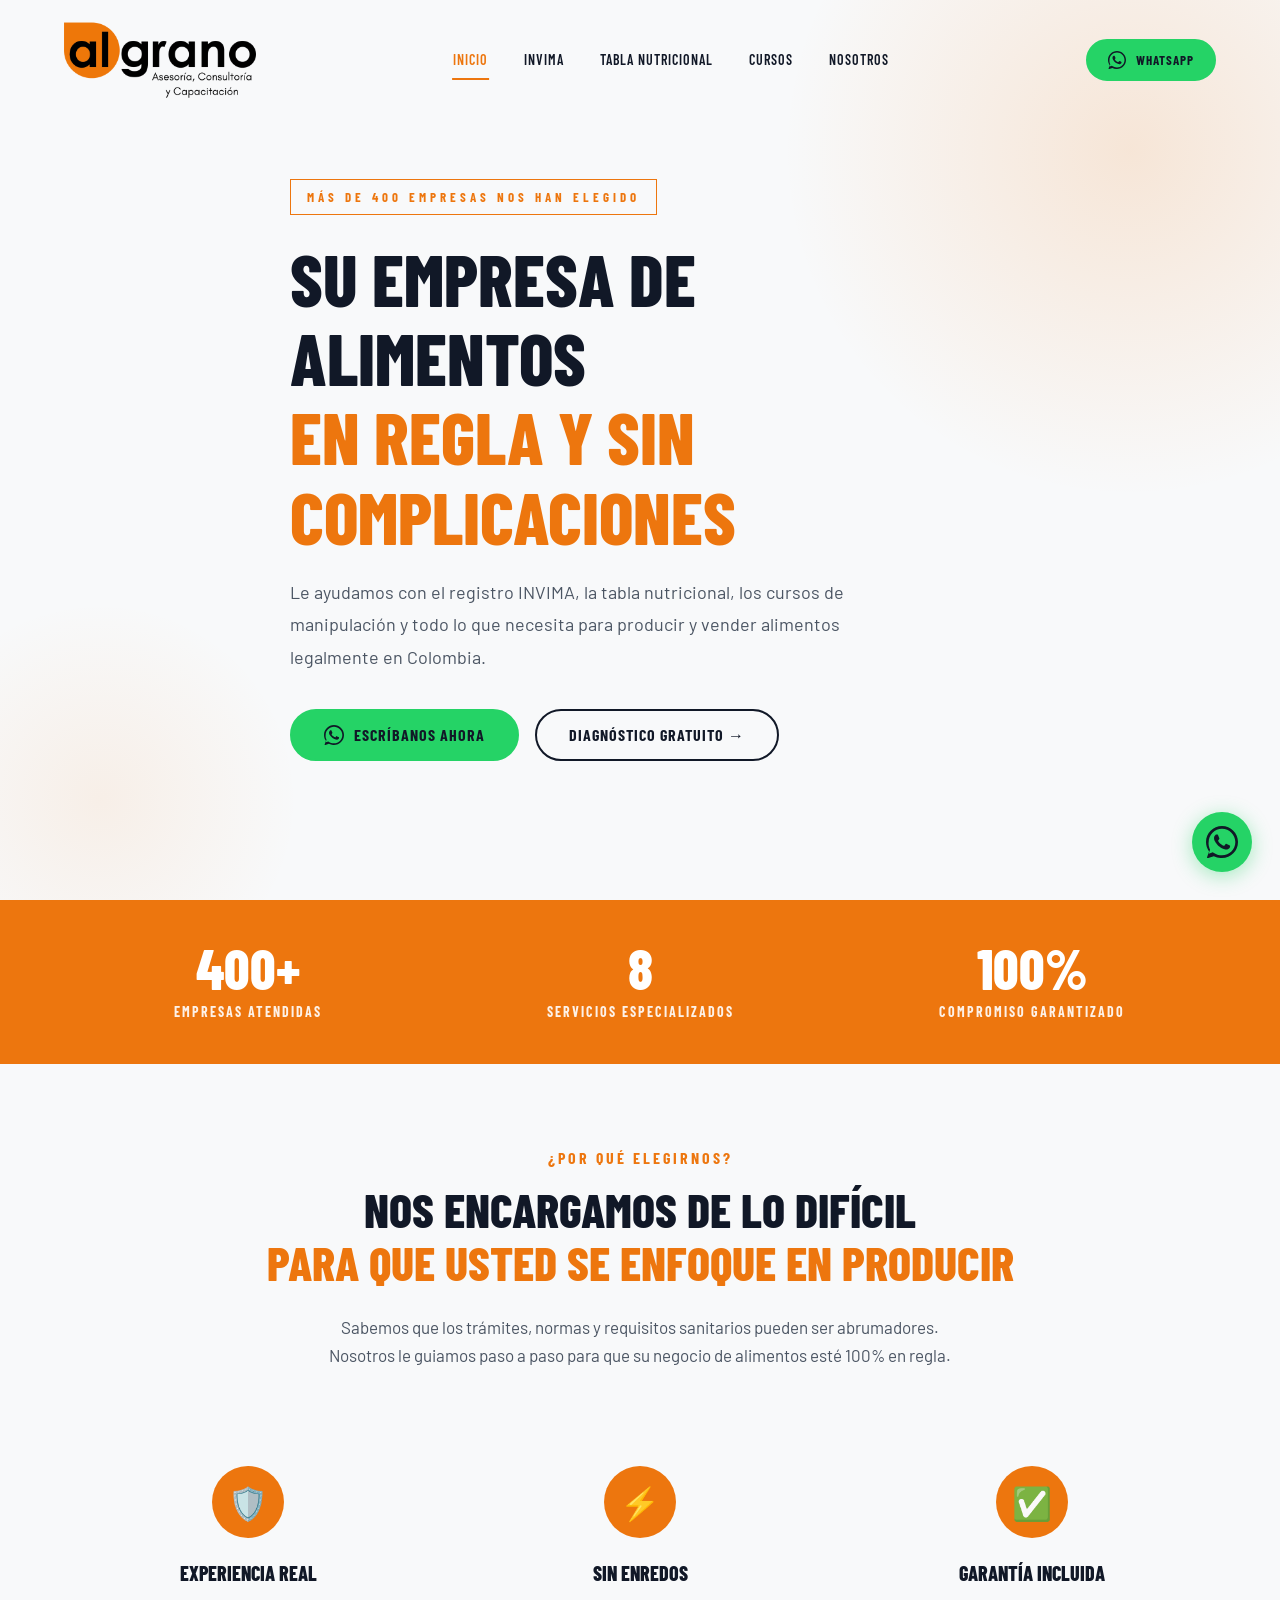
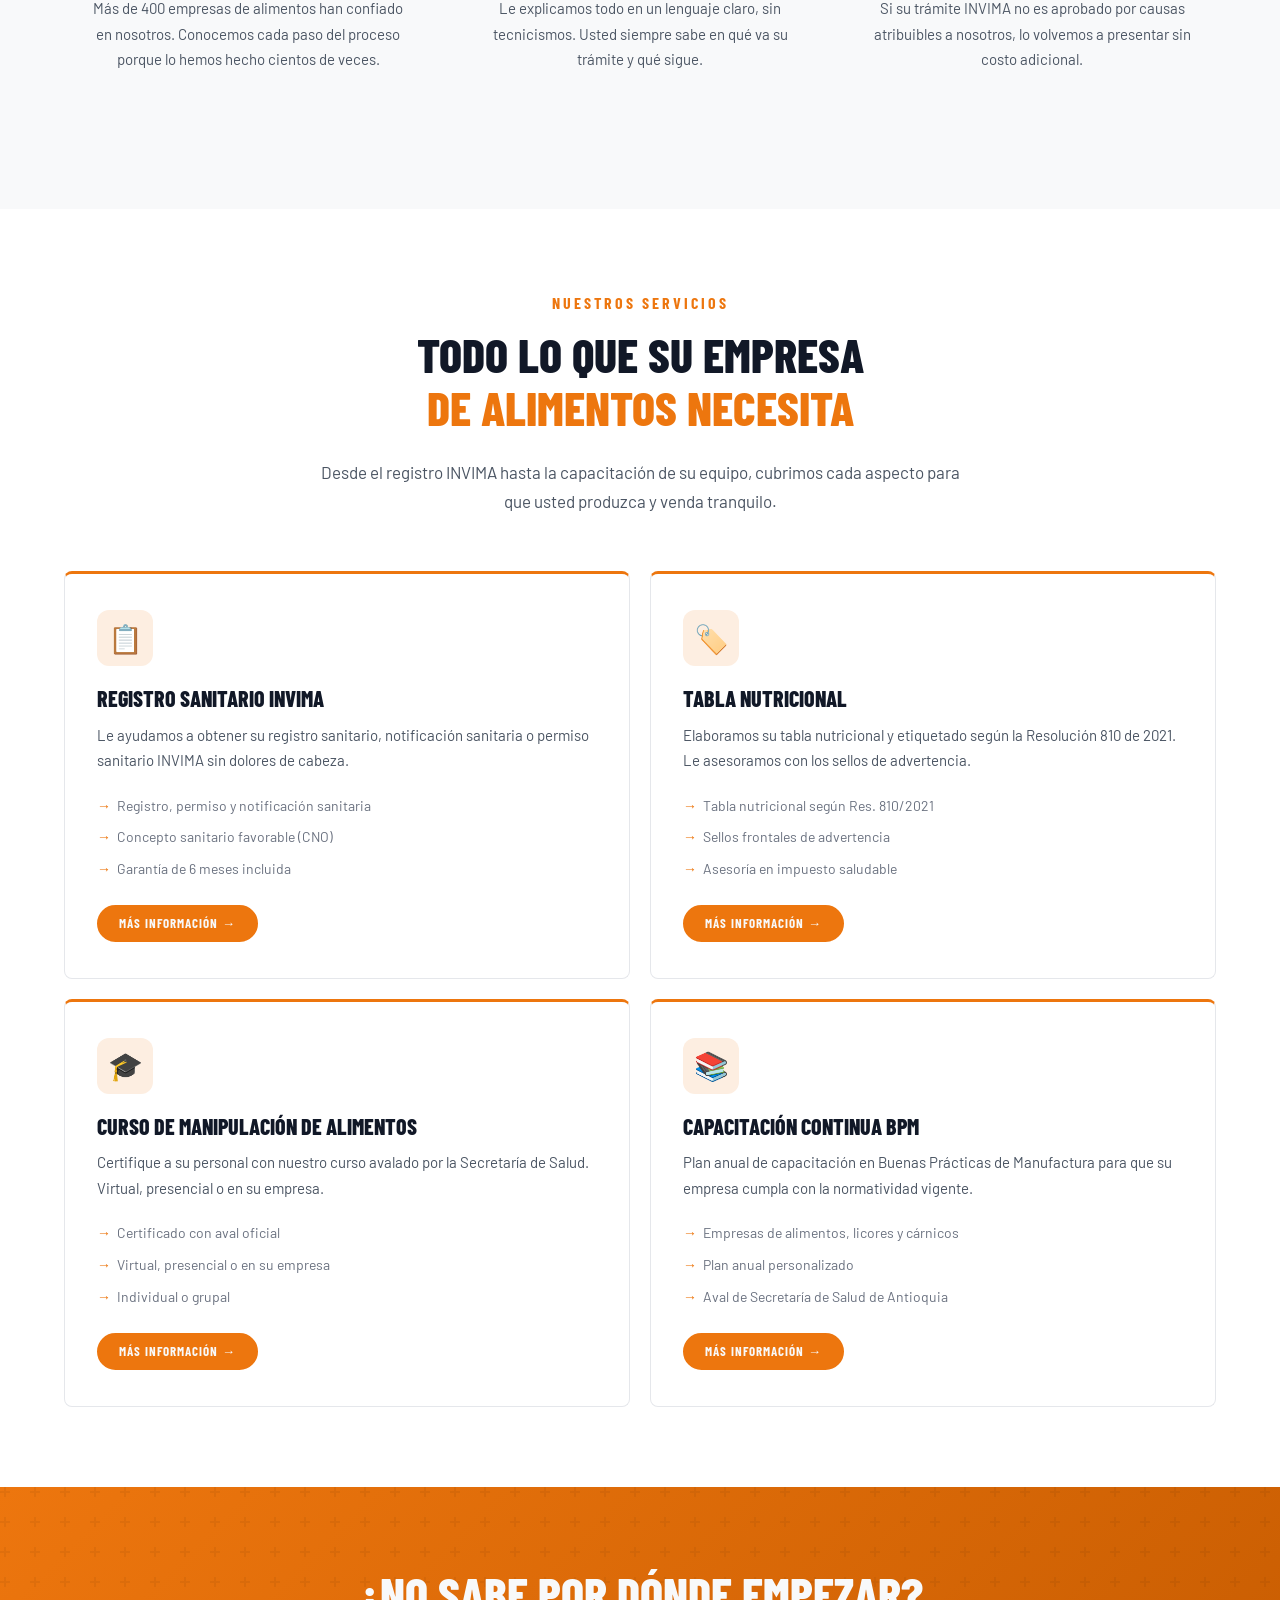
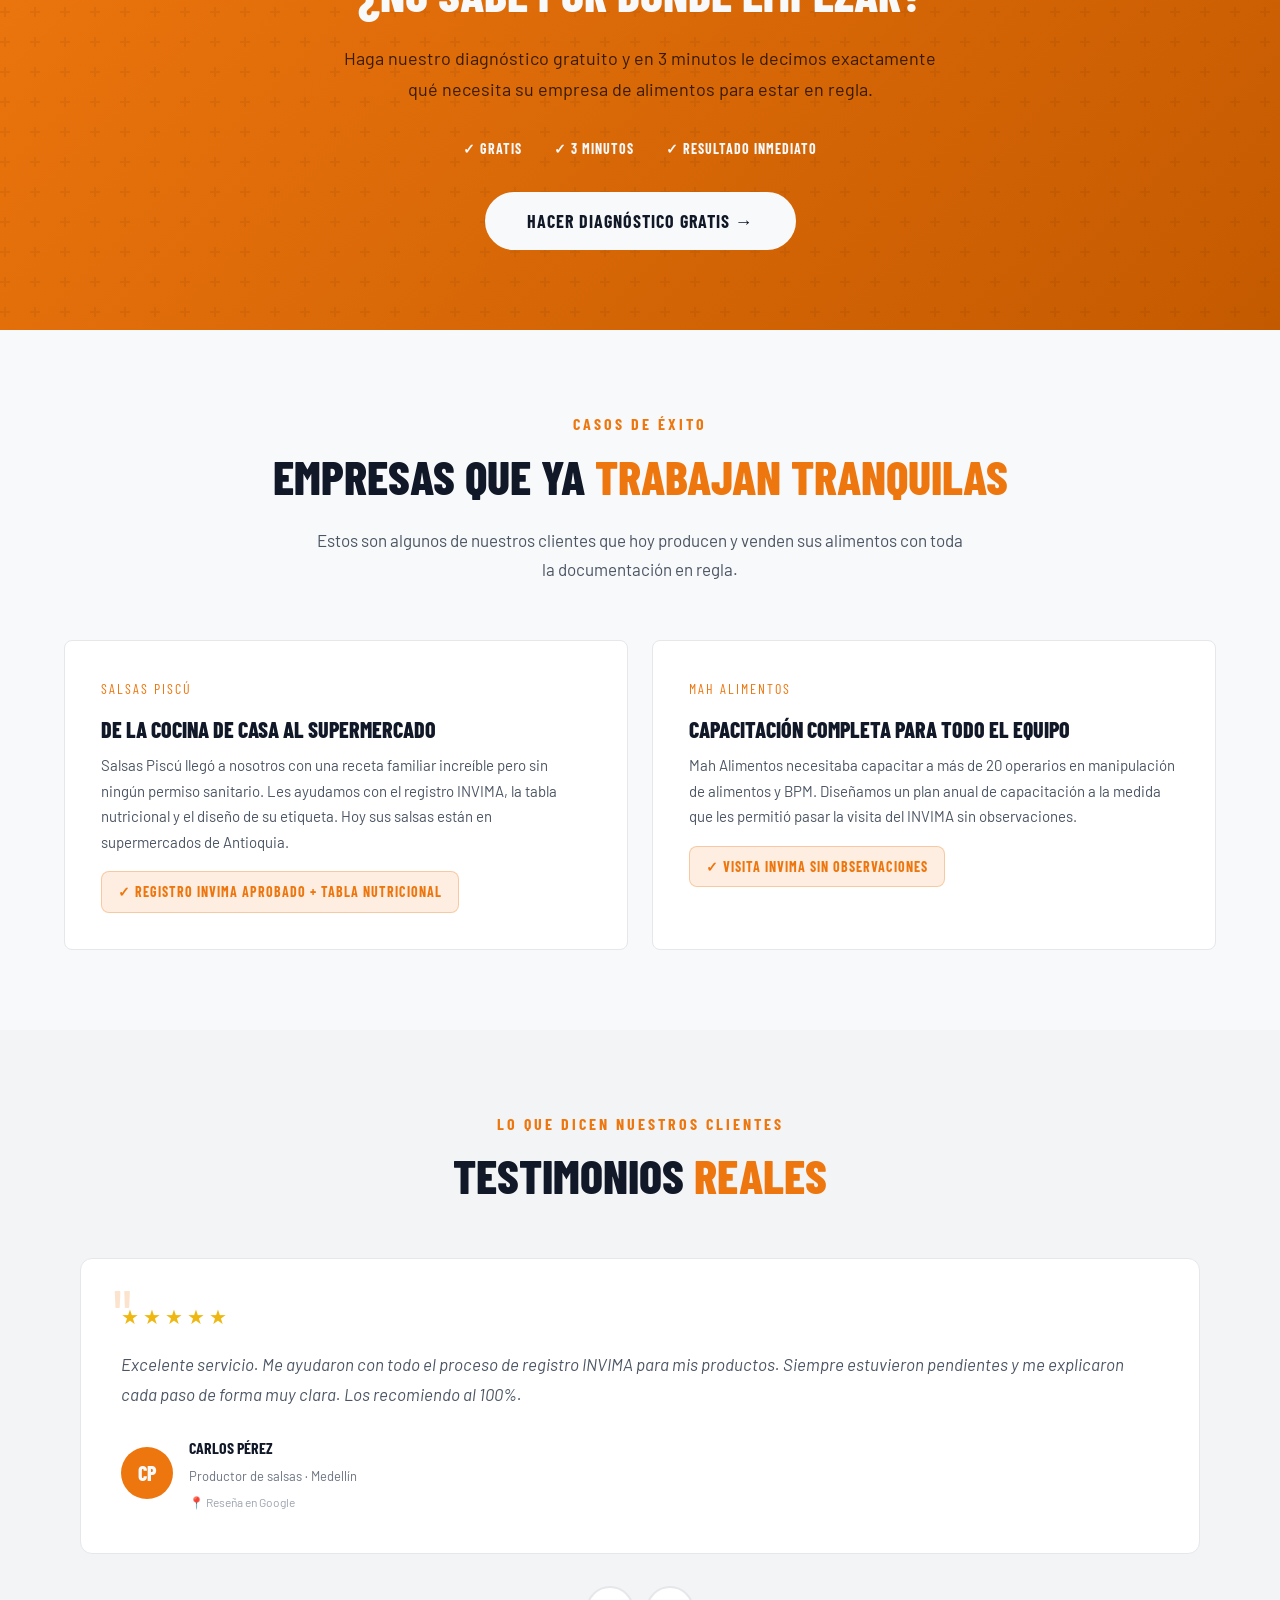
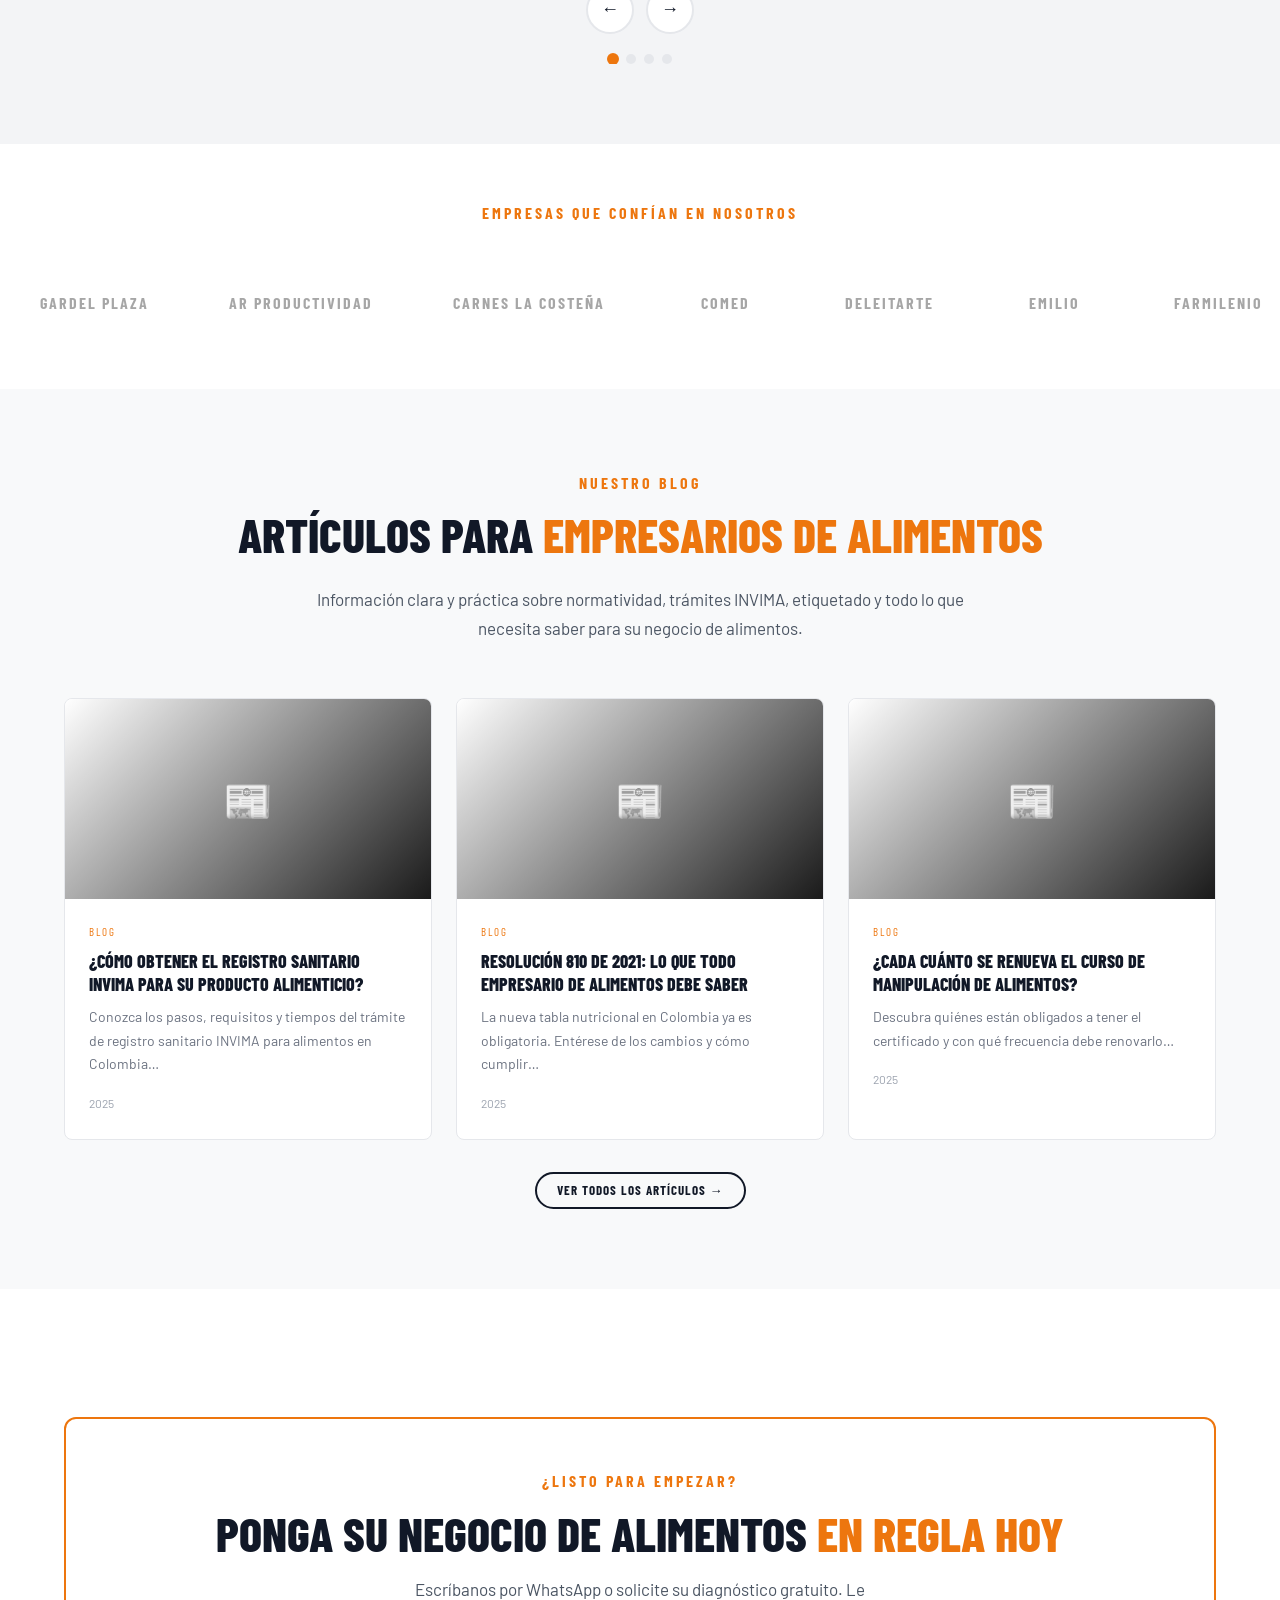
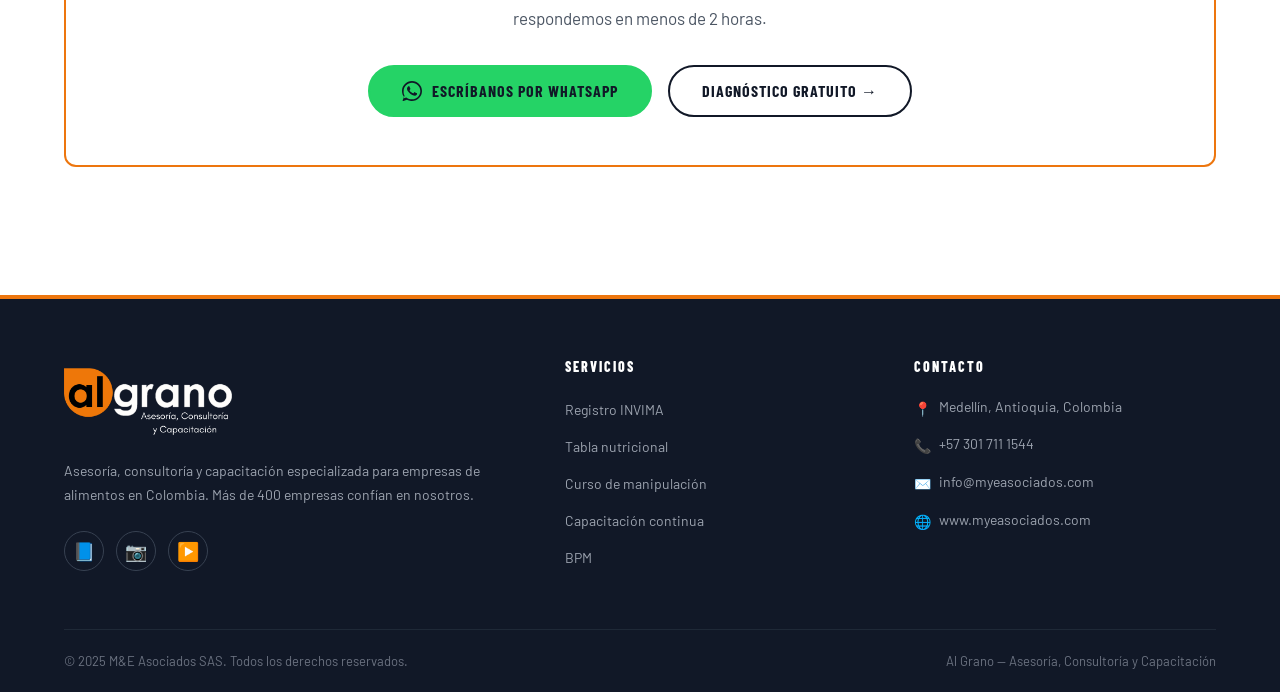
<file: index.html>
<!DOCTYPE html>
<html lang="es">

<head>
  <meta charset="UTF-8">
  <meta name="viewport" content="width=device-width, initial-scale=1.0">
  <title>Asesoría Empresas de Alimentos en Colombia | Al Grano M&E Asociados</title>
  <meta name="description"
    content="Expertos en registro INVIMA, tablas nutricionales y capacitación para empresas de alimentos en Colombia. Más de 400 trámites exitosos. Cotice gratis.">
  <meta name="keywords"
    content="registro sanitario INVIMA, tabla nutricional Colombia, curso manipulación alimentos, asesoría empresas alimentos, BPM alimentos Colombia">
  <meta name="author" content="M&E Asociados SAS - Al Grano">
  <meta name="robots" content="index, follow">
  <link rel="canonical" href="https://www.myeasociados.com/">

  <!-- Open Graph -->
  <meta property="og:type" content="website">
  <meta property="og:title" content="Asesoría Empresas de Alimentos en Colombia | Al Grano">
  <meta property="og:description"
    content="Registro INVIMA, tablas nutricionales y capacitación para empresas de alimentos. +400 trámites exitosos.">
  <meta property="og:url" content="https://www.myeasociados.com/">
  <meta property="og:site_name" content="Al Grano - M&E Asociados">
  <meta property="og:locale" content="es_CO">

  <!-- Twitter Card -->
  <meta name="twitter:card" content="summary_large_image">
  <meta name="twitter:title" content="Asesoría Empresas de Alimentos en Colombia | Al Grano">
  <meta name="twitter:description"
    content="Registro INVIMA, tablas nutricionales y capacitación. +400 trámites exitosos.">

  <!-- Preconnect -->
  <link rel="preconnect" href="https://fonts.googleapis.com">
  <link rel="preconnect" href="https://fonts.gstatic.com" crossorigin>

  <!-- Stylesheet -->
  <link rel="stylesheet" href="css/styles.css">

  <!-- Schema.org JSON-LD: Organization -->
  <script type="application/ld+json">
  {
    "@context": "https://schema.org",
    "@type": "ProfessionalService",
    "name": "M&E Asociados SAS - Al Grano",
    "alternateName": "Al Grano Asesoría, Consultoría y Capacitación",
    "url": "https://www.myeasociados.com",
    "telephone": "+573017111544",
    "email": "info@myeasociados.com",
    "description": "Asesoría especializada para empresas de alimentos en Colombia. Registro INVIMA, tablas nutricionales, capacitación BPM y manipulación de alimentos.",
    "address": {
      "@type": "PostalAddress",
      "addressLocality": "Medellín",
      "addressRegion": "Antioquia",
      "addressCountry": "CO"
    },
    "geo": {
      "@type": "GeoCoordinates",
      "latitude": "6.2442",
      "longitude": "-75.5812"
    },
    "sameAs": [
      "https://www.facebook.com/algrano.asesori",
      "https://www.instagram.com/algrano.asesoria/",
      "https://www.youtube.com/channel/UCFFAqX9oHzDlftXlxDeHO3A/"
    ],
    "hasOfferCatalog": {
      "@type": "OfferCatalog",
      "name": "Servicios para empresas de alimentos",
      "itemListElement": [
        {
          "@type": "Offer",
          "itemOffered": {
            "@type": "Service",
            "name": "Registro Sanitario INVIMA",
            "description": "Asesoría y trámite completo de registro sanitario INVIMA para alimentos"
          }
        },
        {
          "@type": "Offer",
          "itemOffered": {
            "@type": "Service",
            "name": "Tabla Nutricional",
            "description": "Elaboración de tabla nutricional bajo Resolución 810 de 2021"
          }
        },
        {
          "@type": "Offer",
          "itemOffered": {
            "@type": "Service",
            "name": "Curso Manipulación de Alimentos",
            "description": "Curso certificado de manipulación de alimentos con aval de Secretaría de Salud"
          }
        },
        {
          "@type": "Offer",
          "itemOffered": {
            "@type": "Service",
            "name": "Capacitación Continua BPM",
            "description": "Plan anual de capacitación en Buenas Prácticas de Manufactura"
          }
        }
      ]
    },
    "aggregateRating": {
      "@type": "AggregateRating",
      "ratingValue": "4.9",
      "reviewCount": "87",
      "bestRating": "5"
    }
  }
  </script>
</head>

<body>

  <!-- ============================================================ -->
  <!-- HEADER -->
  <!-- ============================================================ -->
  <header class="site-header" id="header">
    <div class="header-inner">
      <a href="index.html" class="header-logo" title="Al Grano - M&E Asociados">
        <img src="img/2. Algrano Logo.png" alt="Al Grano - Asesoría, Consultoría y Capacitación" width="320"
          height="96">
      </a>

      <nav class="nav-menu" id="nav-menu" aria-label="Navegación principal">
        <a href="index.html" class="active">Inicio</a>
        <a href="asesoria-registro-invima-alimentos.html">INVIMA</a>
        <a href="tabla-nutricional-colombia.html">Tabla Nutricional</a>
        <a href="curso-manipulacion-de-alimentos.html">Cursos</a>
        <a href="nosotros.html">Nosotros</a>
      </nav>

      <div class="header-cta">
        <a href="https://wa.me/573017111544?text=Hola,%20quiero%20información%20sobre%20sus%20servicios"
          class="btn btn-wa btn-sm" target="_blank" rel="noopener" title="Escríbenos por WhatsApp">
          <svg width="18" height="18" viewBox="0 0 24 24" fill="currentColor">
            <path
              d="M17.472 14.382c-.297-.149-1.758-.867-2.03-.967-.273-.099-.471-.148-.67.15-.197.297-.767.966-.94 1.164-.173.199-.347.223-.644.075-.297-.15-1.255-.463-2.39-1.475-.883-.788-1.48-1.761-1.653-2.059-.173-.297-.018-.458.13-.606.134-.133.298-.347.446-.52.149-.174.198-.298.298-.497.099-.198.05-.371-.025-.52-.075-.149-.669-1.612-.916-2.207-.242-.579-.487-.5-.669-.51-.173-.008-.371-.01-.57-.01-.198 0-.52.074-.792.372-.272.297-1.04 1.016-1.04 2.479 0 1.462 1.065 2.875 1.213 3.074.149.198 2.096 3.2 5.077 4.487.709.306 1.262.489 1.694.625.712.227 1.36.195 1.871.118.571-.085 1.758-.719 2.006-1.413.248-.694.248-1.289.173-1.413-.074-.124-.272-.198-.57-.347z" />
            <path
              d="M12 0C5.373 0 0 5.373 0 12c0 2.625.846 5.059 2.284 7.034L.789 23.492a.5.5 0 00.613.613l4.458-1.495A11.932 11.932 0 0012 24c6.627 0 12-5.373 12-12S18.627 0 12 0zm0 22c-2.363 0-4.55-.712-6.383-1.932l-.446-.296-3.155 1.058 1.058-3.155-.296-.446A9.935 9.935 0 012 12C2 6.486 6.486 2 12 2s10 4.486 10 10-4.486 10-10 10z" />
          </svg>
          WhatsApp
        </a>
      </div>

      <button class="hamburger" id="hamburger" aria-label="Abrir menú de navegación">
        <span></span>
        <span></span>
        <span></span>
      </button>
    </div>
  </header>

  <!-- Mobile Overlay -->
  <div class="mobile-overlay" id="mobile-overlay">
    <nav class="nav-menu">
      <a href="index.html" class="active">Inicio</a>
      <a href="asesoria-registro-invima-alimentos.html">INVIMA</a>
      <a href="tabla-nutricional-colombia.html">Tabla Nutricional</a>
      <a href="curso-manipulacion-de-alimentos.html">Cursos</a>
      <a href="nosotros.html">Nosotros</a>
      <a href="https://wa.me/573017111544?text=Hola,%20quiero%20información%20sobre%20sus%20servicios"
        class="btn btn-wa" target="_blank" rel="noopener">WhatsApp</a>
    </nav>
  </div>

  <!-- ============================================================ -->
  <!-- 1. HERO -->
  <!-- ============================================================ -->
  <section class="hero" id="inicio">
    <div class="container">
      <div class="hero-content">
        <div class="hero-tag">Más de 400 empresas nos han elegido</div>
        <h1>Su empresa de alimentos<br><span>en regla y sin complicaciones</span></h1>
        <p class="hero-desc">Le ayudamos con el registro INVIMA, la tabla nutricional, los cursos de manipulación y todo
          lo que necesita para producir y vender alimentos legalmente en Colombia.</p>
        <div class="hero-buttons">
          <a href="https://wa.me/573017111544?text=Hola,%20quiero%20información%20sobre%20sus%20servicios"
            class="btn btn-wa" target="_blank" rel="noopener">
            <svg width="20" height="20" viewBox="0 0 24 24" fill="currentColor">
              <path
                d="M17.472 14.382c-.297-.149-1.758-.867-2.03-.967-.273-.099-.471-.148-.67.15-.197.297-.767.966-.94 1.164-.173.199-.347.223-.644.075-.297-.15-1.255-.463-2.39-1.475-.883-.788-1.48-1.761-1.653-2.059-.173-.297-.018-.458.13-.606.134-.133.298-.347.446-.52.149-.174.198-.298.298-.497.099-.198.05-.371-.025-.52-.075-.149-.669-1.612-.916-2.207-.242-.579-.487-.5-.669-.51-.173-.008-.371-.01-.57-.01-.198 0-.52.074-.792.372-.272.297-1.04 1.016-1.04 2.479 0 1.462 1.065 2.875 1.213 3.074.149.198 2.096 3.2 5.077 4.487.709.306 1.262.489 1.694.625.712.227 1.36.195 1.871.118.571-.085 1.758-.719 2.006-1.413.248-.694.248-1.289.173-1.413-.074-.124-.272-.198-.57-.347z" />
              <path
                d="M12 0C5.373 0 0 5.373 0 12c0 2.625.846 5.059 2.284 7.034L.789 23.492a.5.5 0 00.613.613l4.458-1.495A11.932 11.932 0 0012 24c6.627 0 12-5.373 12-12S18.627 0 12 0zm0 22c-2.363 0-4.55-.712-6.383-1.932l-.446-.296-3.155 1.058 1.058-3.155-.296-.446A9.935 9.935 0 012 12C2 6.486 6.486 2 12 2s10 4.486 10 10-4.486 10-10 10z" />
            </svg>
            Escríbanos ahora
          </a>
          <a href="https://tally.so" class="btn btn-outline" target="_blank" rel="noopener">Diagnóstico gratuito →</a>
        </div>
      </div>
    </div>
  </section>

  <!-- ============================================================ -->
  <!-- 2. STATS BAR -->
  <!-- ============================================================ -->
  <section class="stats-bar">
    <div class="container">
      <div class="stats-grid">
        <div class="stat-item">
          <div class="stat-number">400+</div>
          <div class="stat-label">Empresas atendidas</div>
        </div>
        <div class="stat-item">
          <div class="stat-number">8</div>
          <div class="stat-label">Servicios especializados</div>
        </div>
        <div class="stat-item">
          <div class="stat-number">100%</div>
          <div class="stat-label">Compromiso garantizado</div>
        </div>
      </div>
    </div>
  </section>

  <!-- ============================================================ -->
  <!-- 3. PROPUESTA DE VALOR -->
  <!-- ============================================================ -->
  <section class="section section-dark" id="por-que-nosotros">
    <div class="container">
      <div class="section-header reveal">
        <span class="section-label">¿Por qué elegirnos?</span>
        <h2>Nos encargamos de lo difícil<br><span class="text-naranja">para que usted se enfoque en producir</span></h2>
        <p>Sabemos que los trámites, normas y requisitos sanitarios pueden ser abrumadores. Nosotros le guiamos paso a
          paso para que su negocio de alimentos esté 100% en regla.</p>
      </div>
      <div class="value-grid">
        <div class="value-card reveal">
          <div class="value-icon">🛡️</div>
          <h3>Experiencia real</h3>
          <p>Más de 400 empresas de alimentos han confiado en nosotros. Conocemos cada paso del proceso porque lo hemos
            hecho cientos de veces.</p>
        </div>
        <div class="value-card reveal">
          <div class="value-icon">⚡</div>
          <h3>Sin enredos</h3>
          <p>Le explicamos todo en un lenguaje claro, sin tecnicismos. Usted siempre sabe en qué va su trámite y qué
            sigue.</p>
        </div>
        <div class="value-card reveal">
          <div class="value-icon">✅</div>
          <h3>Garantía incluida</h3>
          <p>Si su trámite INVIMA no es aprobado por causas atribuibles a nosotros, lo volvemos a presentar sin costo
            adicional.</p>
        </div>
      </div>
    </div>
  </section>

  <!-- ============================================================ -->
  <!-- 4. SERVICIOS -->
  <!-- ============================================================ -->
  <section class="section section-darker" id="servicios">
    <div class="container">
      <div class="section-header reveal">
        <span class="section-label">Nuestros servicios</span>
        <h2>Todo lo que su empresa<br><span class="text-naranja">de alimentos necesita</span></h2>
        <p>Desde el registro INVIMA hasta la capacitación de su equipo, cubrimos cada aspecto para que usted produzca y
          venda tranquilo.</p>
      </div>
      <div class="services-grid">

        <div class="service-card reveal">
          <div class="service-icon">📋</div>
          <h3>Registro sanitario INVIMA</h3>
          <p>Le ayudamos a obtener su registro sanitario, notificación sanitaria o permiso sanitario INVIMA sin dolores
            de cabeza.</p>
          <ul>
            <li>Registro, permiso y notificación sanitaria</li>
            <li>Concepto sanitario favorable (CNO)</li>
            <li>Garantía de 6 meses incluida</li>
          </ul>
          <a href="asesoria-registro-invima-alimentos.html" class="btn btn-primary btn-sm">Más información →</a>
        </div>

        <div class="service-card reveal">
          <div class="service-icon">🏷️</div>
          <h3>Tabla nutricional</h3>
          <p>Elaboramos su tabla nutricional y etiquetado según la Resolución 810 de 2021. Le asesoramos con los sellos
            de advertencia.</p>
          <ul>
            <li>Tabla nutricional según Res. 810/2021</li>
            <li>Sellos frontales de advertencia</li>
            <li>Asesoría en impuesto saludable</li>
          </ul>
          <a href="tabla-nutricional-colombia.html" class="btn btn-primary btn-sm">Más información →</a>
        </div>

        <div class="service-card reveal">
          <div class="service-icon">🎓</div>
          <h3>Curso de manipulación de alimentos</h3>
          <p>Certifique a su personal con nuestro curso avalado por la Secretaría de Salud. Virtual, presencial o en su
            empresa.</p>
          <ul>
            <li>Certificado con aval oficial</li>
            <li>Virtual, presencial o en su empresa</li>
            <li>Individual o grupal</li>
          </ul>
          <a href="curso-manipulacion-de-alimentos.html" class="btn btn-primary btn-sm">Más información →</a>
        </div>

        <div class="service-card reveal">
          <div class="service-icon">📚</div>
          <h3>Capacitación continua BPM</h3>
          <p>Plan anual de capacitación en Buenas Prácticas de Manufactura para que su empresa cumpla con la
            normatividad vigente.</p>
          <ul>
            <li>Empresas de alimentos, licores y cárnicos</li>
            <li>Plan anual personalizado</li>
            <li>Aval de Secretaría de Salud de Antioquia</li>
          </ul>
          <a href="capacitacion-empresas-alimentos.html" class="btn btn-primary btn-sm">Más información →</a>
        </div>

      </div>
    </div>
  </section>

  <!-- ============================================================ -->
  <!-- 5. CTA DIAGNÓSTICO GRATUITO -->
  <!-- ============================================================ -->
  <section class="cta-diagnostico" id="diagnostico">
    <div class="container">
      <h2>¿No sabe por dónde empezar?</h2>
      <p>Haga nuestro diagnóstico gratuito y en 3 minutos le decimos exactamente qué necesita su empresa de alimentos
        para estar en regla.</p>
      <div class="cta-features">
        <span>✓ Gratis</span>
        <span>✓ 3 minutos</span>
        <span>✓ Resultado inmediato</span>
      </div>
      <a href="https://tally.so" class="btn" target="_blank" rel="noopener">Hacer diagnóstico gratis →</a>
    </div>
  </section>

  <!-- ============================================================ -->
  <!-- 6. CASOS DE ÉXITO -->
  <!-- ============================================================ -->
  <section class="section section-dark" id="casos">
    <div class="container">
      <div class="section-header reveal">
        <span class="section-label">Casos de éxito</span>
        <h2>Empresas que ya <span class="text-naranja">trabajan tranquilas</span></h2>
        <p>Estos son algunos de nuestros clientes que hoy producen y venden sus alimentos con toda la documentación en
          regla.</p>
      </div>
      <div class="casos-grid">
        <div class="caso-card reveal">
          <span class="caso-empresa">Salsas Piscú</span>
          <h4>De la cocina de casa al supermercado</h4>
          <p>Salsas Piscú llegó a nosotros con una receta familiar increíble pero sin ningún permiso sanitario. Les
            ayudamos con el registro INVIMA, la tabla nutricional y el diseño de su etiqueta. Hoy sus salsas están en
            supermercados de Antioquia.</p>
          <div class="caso-result">✓ Registro INVIMA aprobado + Tabla nutricional</div>
        </div>
        <div class="caso-card reveal">
          <span class="caso-empresa">Mah Alimentos</span>
          <h4>Capacitación completa para todo el equipo</h4>
          <p>Mah Alimentos necesitaba capacitar a más de 20 operarios en manipulación de alimentos y BPM. Diseñamos un
            plan anual de capacitación a la medida que les permitió pasar la visita del INVIMA sin observaciones.</p>
          <div class="caso-result">✓ Visita INVIMA sin observaciones</div>
        </div>
      </div>
    </div>
  </section>

  <!-- ============================================================ -->
  <!-- 7. TESTIMONIOS -->
  <!-- ============================================================ -->
  <section class="section section-light" id="testimonios">
    <div class="container">
      <div class="section-header reveal">
        <span class="section-label">Lo que dicen nuestros clientes</span>
        <h2>Testimonios <span class="text-naranja">reales</span></h2>
      </div>

      <div class="testimonials-slider">
        <div class="testimonials-track">

          <div class="testimonial-card">
            <div class="testimonial-inner">
              <div class="testimonial-stars">★★★★★</div>
              <p class="testimonial-text">Excelente servicio. Me ayudaron con todo el proceso de registro INVIMA para
                mis productos. Siempre estuvieron pendientes y me explicaron cada paso de forma muy clara. Los
                recomiendo al 100%.</p>
              <div class="testimonial-author">
                <div class="testimonial-avatar">CP</div>
                <div class="testimonial-info">
                  <strong>Carlos Pérez</strong>
                  <span>Productor de salsas · Medellín</span>
                  <div class="testimonial-google">📍 Reseña en Google</div>
                </div>
              </div>
            </div>
          </div>

          <div class="testimonial-card">
            <div class="testimonial-inner">
              <div class="testimonial-stars">★★★★★</div>
              <p class="testimonial-text">Contraté el servicio de tabla nutricional y quedé muy satisfecha. Me
                explicaron todo sobre la Resolución 810 de forma sencilla. Ahora mi producto cumple con toda la
                normatividad y ya lo puedo vender sin problemas.</p>
              <div class="testimonial-author">
                <div class="testimonial-avatar">MR</div>
                <div class="testimonial-info">
                  <strong>María Rodríguez</strong>
                  <span>Panadería artesanal · Bogotá</span>
                  <div class="testimonial-google">📍 Reseña en Google</div>
                </div>
              </div>
            </div>
          </div>

          <div class="testimonial-card">
            <div class="testimonial-inner">
              <div class="testimonial-stars">★★★★★</div>
              <p class="testimonial-text">Muy profesionales. Nos capacitaron a todo el equipo de la planta en
                manipulación de alimentos y BPM. La visita del INVIMA pasó sin ningún problema gracias a que nos
                prepararon bien. Super recomendados.</p>
              <div class="testimonial-author">
                <div class="testimonial-avatar">JL</div>
                <div class="testimonial-info">
                  <strong>Jorge López</strong>
                  <span>Fábrica de lácteos · Antioquia</span>
                  <div class="testimonial-google">📍 Reseña en Google</div>
                </div>
              </div>
            </div>
          </div>

          <div class="testimonial-card">
            <div class="testimonial-inner">
              <div class="testimonial-stars">★★★★★</div>
              <p class="testimonial-text">Pensé que el trámite INVIMA era imposible de hacer por mi cuenta, pero ellos
                me guiaron en todo. En menos de lo que esperaba ya tenía mi registro sanitario aprobado. Gente seria y
                cumplida.</p>
              <div class="testimonial-author">
                <div class="testimonial-avatar">AL</div>
                <div class="testimonial-info">
                  <strong>Andrea López</strong>
                  <span>Snacks empacados · Cali</span>
                  <div class="testimonial-google">📍 Reseña en Google</div>
                </div>
              </div>
            </div>
          </div>

        </div>

        <div class="testimonials-controls">
          <button class="testimonial-btn testimonial-prev" aria-label="Testimonio anterior">←</button>
          <button class="testimonial-btn testimonial-next" aria-label="Testimonio siguiente">→</button>
        </div>
        <div class="testimonials-dots">
          <span class="dot active"></span>
          <span class="dot"></span>
          <span class="dot"></span>
          <span class="dot"></span>
        </div>
      </div>
    </div>
  </section>

  <!-- ============================================================ -->
  <!-- 8. LOGOS CLIENTES (Marquee) -->
  <!-- ============================================================ -->
  <section class="logos-section">
    <div class="container">
      <div class="section-header reveal">
        <h2><span class="section-label">Empresas que confían en nosotros</span></h2>
      </div>
    </div>
    <div class="logos-marquee">
      <div class="logo-item"><span>Gardel Plaza</span></div>
      <div class="logo-item"><span>AR Productividad</span></div>
      <div class="logo-item"><span>Carnes La Costeña</span></div>
      <div class="logo-item"><span>Comed</span></div>
      <div class="logo-item"><span>Deleitarte</span></div>
      <div class="logo-item"><span>Emilio</span></div>
      <div class="logo-item"><span>Farmilenio</span></div>
      <div class="logo-item"><span>Frolado</span></div>
      <div class="logo-item"><span>Hotel Quimbaya</span></div>
      <div class="logo-item"><span>Kamil</span></div>
      <div class="logo-item"><span>Mercaeco</span></div>
      <div class="logo-item"><span>Nanzu</span></div>
      <div class="logo-item"><span>Pig Master</span></div>
      <div class="logo-item"><span>San Agustín</span></div>
      <div class="logo-item"><span>San Felipe</span></div>
      <div class="logo-item"><span>Verde Puro</span></div>
      <!-- Duplicados para loop infinito -->
      <div class="logo-item"><span>Gardel Plaza</span></div>
      <div class="logo-item"><span>AR Productividad</span></div>
      <div class="logo-item"><span>Carnes La Costeña</span></div>
      <div class="logo-item"><span>Comed</span></div>
      <div class="logo-item"><span>Deleitarte</span></div>
      <div class="logo-item"><span>Emilio</span></div>
      <div class="logo-item"><span>Farmilenio</span></div>
      <div class="logo-item"><span>Frolado</span></div>
      <div class="logo-item"><span>Hotel Quimbaya</span></div>
      <div class="logo-item"><span>Kamil</span></div>
      <div class="logo-item"><span>Mercaeco</span></div>
      <div class="logo-item"><span>Nanzu</span></div>
      <div class="logo-item"><span>Pig Master</span></div>
      <div class="logo-item"><span>San Agustín</span></div>
      <div class="logo-item"><span>San Felipe</span></div>
      <div class="logo-item"><span>Verde Puro</span></div>
    </div>
  </section>

  <!-- ============================================================ -->
  <!-- 9. BLOG FEED -->
  <!-- ============================================================ -->
  <section class="section section-dark" id="blog">
    <div class="container">
      <div class="section-header reveal">
        <span class="section-label">Nuestro blog</span>
        <h2>Artículos para <span class="text-naranja">empresarios de alimentos</span></h2>
        <p>Información clara y práctica sobre normatividad, trámites INVIMA, etiquetado y todo lo que necesita saber
          para su negocio de alimentos.</p>
      </div>
      <div id="blog-feed"></div>
      <div class="blog-link-wrap">
        <a href="https://www.myeasociados.com/blog-empresarios-de-alimentos/" class="btn btn-outline btn-sm"
          target="_blank" rel="noopener">Ver todos los artículos →</a>
      </div>
    </div>
  </section>

  <!-- ============================================================ -->
  <!-- 10. CTA FINAL -->
  <!-- ============================================================ -->
  <section class="section section-darker">
    <div class="container">
      <div class="cta-bottom reveal">
        <span class="section-label">¿Listo para empezar?</span>
        <h2>Ponga su negocio de alimentos <span class="text-naranja">en regla hoy</span></h2>
        <p>Escríbanos por WhatsApp o solicite su diagnóstico gratuito. Le respondemos en menos de 2 horas.</p>
        <div class="btn-group">
          <a href="https://wa.me/573017111544?text=Hola,%20quiero%20información%20sobre%20sus%20servicios"
            class="btn btn-wa" target="_blank" rel="noopener">
            <svg width="20" height="20" viewBox="0 0 24 24" fill="currentColor">
              <path
                d="M17.472 14.382c-.297-.149-1.758-.867-2.03-.967-.273-.099-.471-.148-.67.15-.197.297-.767.966-.94 1.164-.173.199-.347.223-.644.075-.297-.15-1.255-.463-2.39-1.475-.883-.788-1.48-1.761-1.653-2.059-.173-.297-.018-.458.13-.606.134-.133.298-.347.446-.52.149-.174.198-.298.298-.497.099-.198.05-.371-.025-.52-.075-.149-.669-1.612-.916-2.207-.242-.579-.487-.5-.669-.51-.173-.008-.371-.01-.57-.01-.198 0-.52.074-.792.372-.272.297-1.04 1.016-1.04 2.479 0 1.462 1.065 2.875 1.213 3.074.149.198 2.096 3.2 5.077 4.487.709.306 1.262.489 1.694.625.712.227 1.36.195 1.871.118.571-.085 1.758-.719 2.006-1.413.248-.694.248-1.289.173-1.413-.074-.124-.272-.198-.57-.347z" />
              <path
                d="M12 0C5.373 0 0 5.373 0 12c0 2.625.846 5.059 2.284 7.034L.789 23.492a.5.5 0 00.613.613l4.458-1.495A11.932 11.932 0 0012 24c6.627 0 12-5.373 12-12S18.627 0 12 0zm0 22c-2.363 0-4.55-.712-6.383-1.932l-.446-.296-3.155 1.058 1.058-3.155-.296-.446A9.935 9.935 0 012 12C2 6.486 6.486 2 12 2s10 4.486 10 10-4.486 10-10 10z" />
            </svg>
            Escríbanos por WhatsApp
          </a>
          <a href="https://tally.so" class="btn btn-outline" target="_blank" rel="noopener">Diagnóstico gratuito →</a>
        </div>
      </div>
    </div>
  </section>

  <!-- ============================================================ -->
  <!-- 11. FOOTER -->
  <!-- ============================================================ -->
  <footer class="site-footer">
    <div class="container">
      <div class="footer-grid">
        <div class="footer-brand">
          <img src="img/logo-white.png" alt="Al Grano - M&E Asociados" width="280" height="84">
          <p>Asesoría, consultoría y capacitación especializada para empresas de alimentos en Colombia. Más de 400
            empresas confían en nosotros.</p>
          <div class="footer-social">
            <a href="https://www.facebook.com/algrano.asesori" target="_blank" rel="noopener" title="Facebook"
              aria-label="Visitar Facebook">📘</a>
            <a href="https://www.instagram.com/algrano.asesoria/" target="_blank" rel="noopener" title="Instagram"
              aria-label="Visitar Instagram">📷</a>
            <a href="https://www.youtube.com/channel/UCFFAqX9oHzDlftXlxDeHO3A/" target="_blank" rel="noopener"
              title="YouTube" aria-label="Visitar YouTube">▶️</a>
          </div>
        </div>

        <div class="footer-nav">
          <h4>Servicios</h4>
          <ul>
            <li><a href="asesoria-registro-invima-alimentos.html">Registro INVIMA</a></li>
            <li><a href="tabla-nutricional-colombia.html">Tabla nutricional</a></li>
            <li><a href="curso-manipulacion-de-alimentos.html">Curso de manipulación</a></li>
            <li><a href="capacitacion-empresas-alimentos.html">Capacitación continua</a></li>
            <li><a href="buenas-practicas-manufactura-bpm.html">BPM</a></li>
          </ul>
        </div>

        <div class="footer-nav footer-contact">
          <h4>Contacto</h4>
          <p><span class="icon">📍</span> Medellín, Antioquia, Colombia</p>
          <p><span class="icon">📞</span> +57 301 711 1544</p>
          <p><span class="icon">✉️</span> info@myeasociados.com</p>
          <p><span class="icon">🌐</span> www.myeasociados.com</p>
        </div>
      </div>

      <div class="footer-bottom">
        <span>© 2025 M&E Asociados SAS. Todos los derechos reservados.</span>
        <span>Al Grano — Asesoría, Consultoría y Capacitación</span>
      </div>
    </div>
  </footer>

  <!-- WhatsApp Floating Button -->
  <a href="https://wa.me/573017111544?text=Hola,%20quiero%20información%20sobre%20sus%20servicios" class="wa-float"
    target="_blank" rel="noopener" aria-label="Abrir WhatsApp" title="Escríbenos por WhatsApp">
    <svg viewBox="0 0 24 24">
      <path
        d="M17.472 14.382c-.297-.149-1.758-.867-2.03-.967-.273-.099-.471-.148-.67.15-.197.297-.767.966-.94 1.164-.173.199-.347.223-.644.075-.297-.15-1.255-.463-2.39-1.475-.883-.788-1.48-1.761-1.653-2.059-.173-.297-.018-.458.13-.606.134-.133.298-.347.446-.52.149-.174.198-.298.298-.497.099-.198.05-.371-.025-.52-.075-.149-.669-1.612-.916-2.207-.242-.579-.487-.5-.669-.51-.173-.008-.371-.01-.57-.01-.198 0-.52.074-.792.372-.272.297-1.04 1.016-1.04 2.479 0 1.462 1.065 2.875 1.213 3.074.149.198 2.096 3.2 5.077 4.487.709.306 1.262.489 1.694.625.712.227 1.36.195 1.871.118.571-.085 1.758-.719 2.006-1.413.248-.694.248-1.289.173-1.413-.074-.124-.272-.198-.57-.347z" />
      <path
        d="M12 0C5.373 0 0 5.373 0 12c0 2.625.846 5.059 2.284 7.034L.789 23.492a.5.5 0 00.613.613l4.458-1.495A11.932 11.932 0 0012 24c6.627 0 12-5.373 12-12S18.627 0 12 0zm0 22c-2.363 0-4.55-.712-6.383-1.932l-.446-.296-3.155 1.058 1.058-3.155-.296-.446A9.935 9.935 0 012 12C2 6.486 6.486 2 12 2s10 4.486 10 10-4.486 10-10 10z" />
    </svg>
    <span class="wa-tooltip">Escríbenos ahora</span>
  </a>

  <!-- JavaScript -->
  <script src="js/main.js"></script>
</body>

</html>
</file>
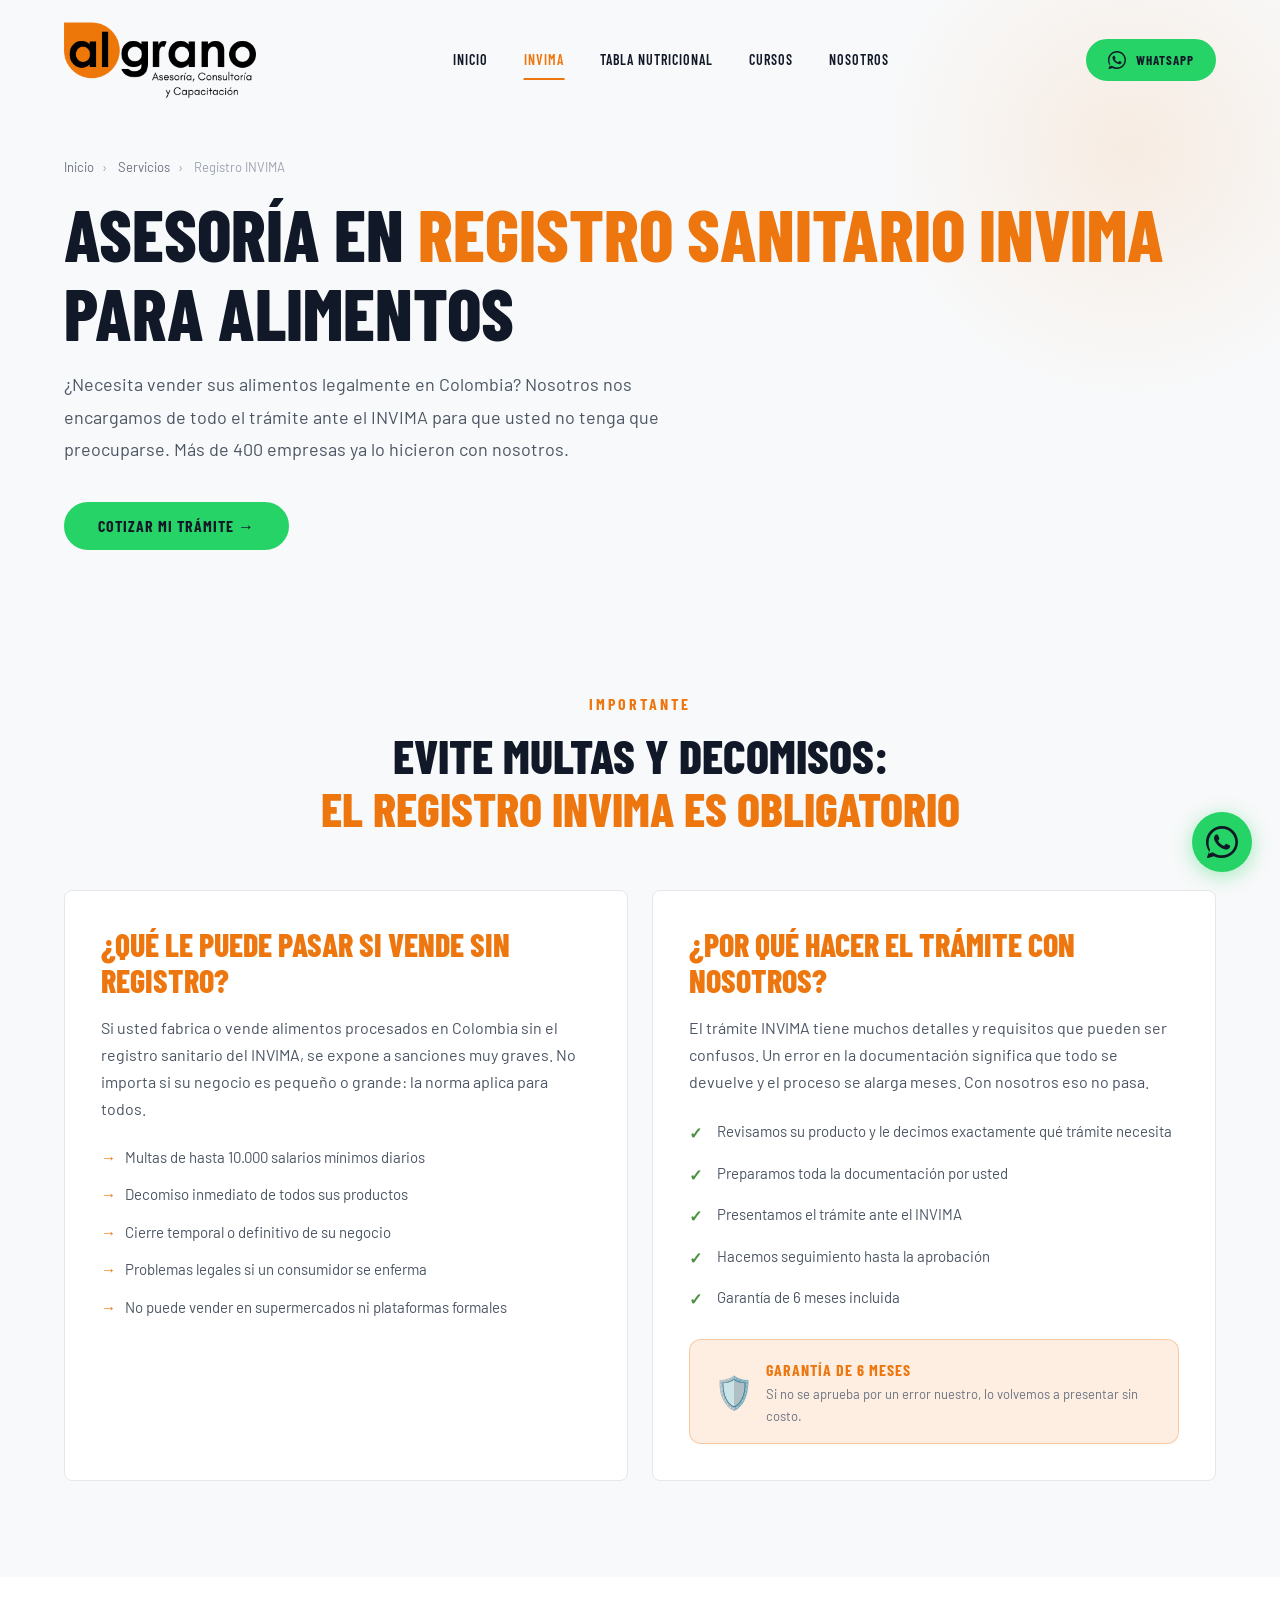
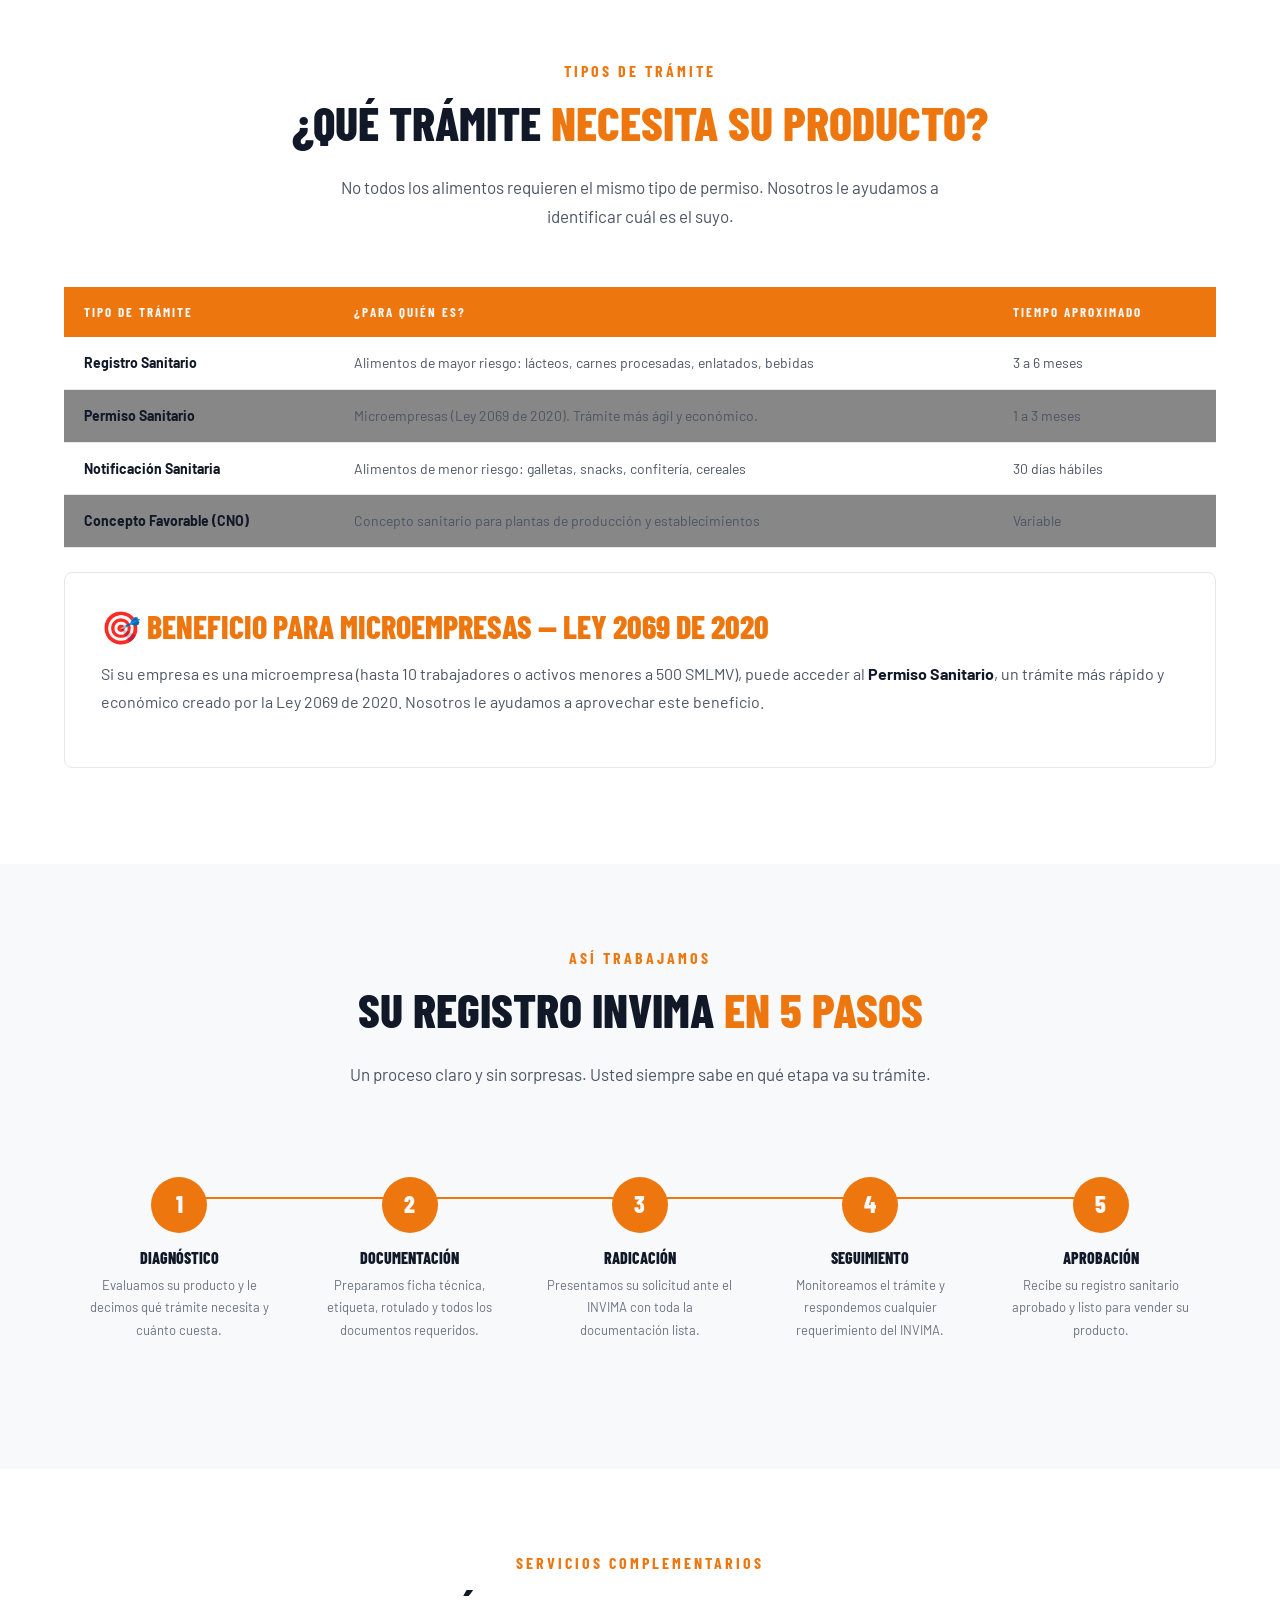
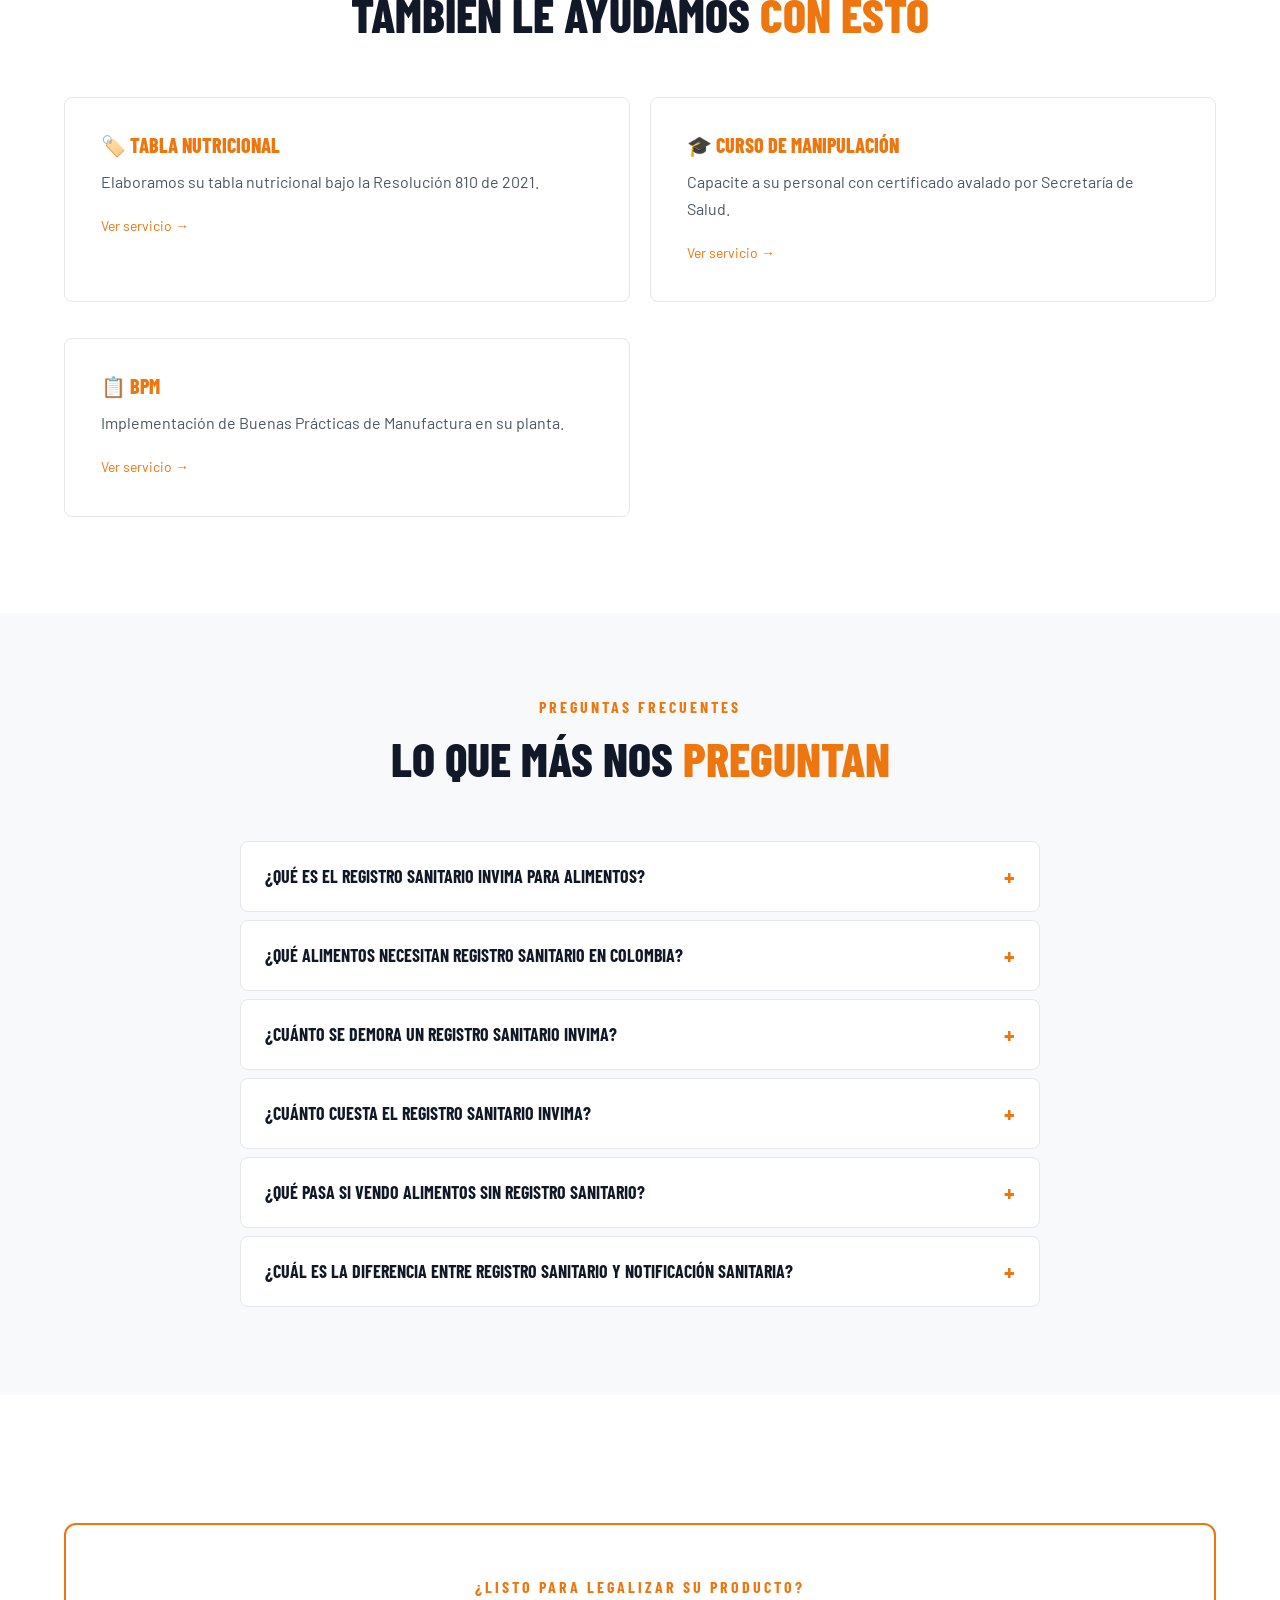
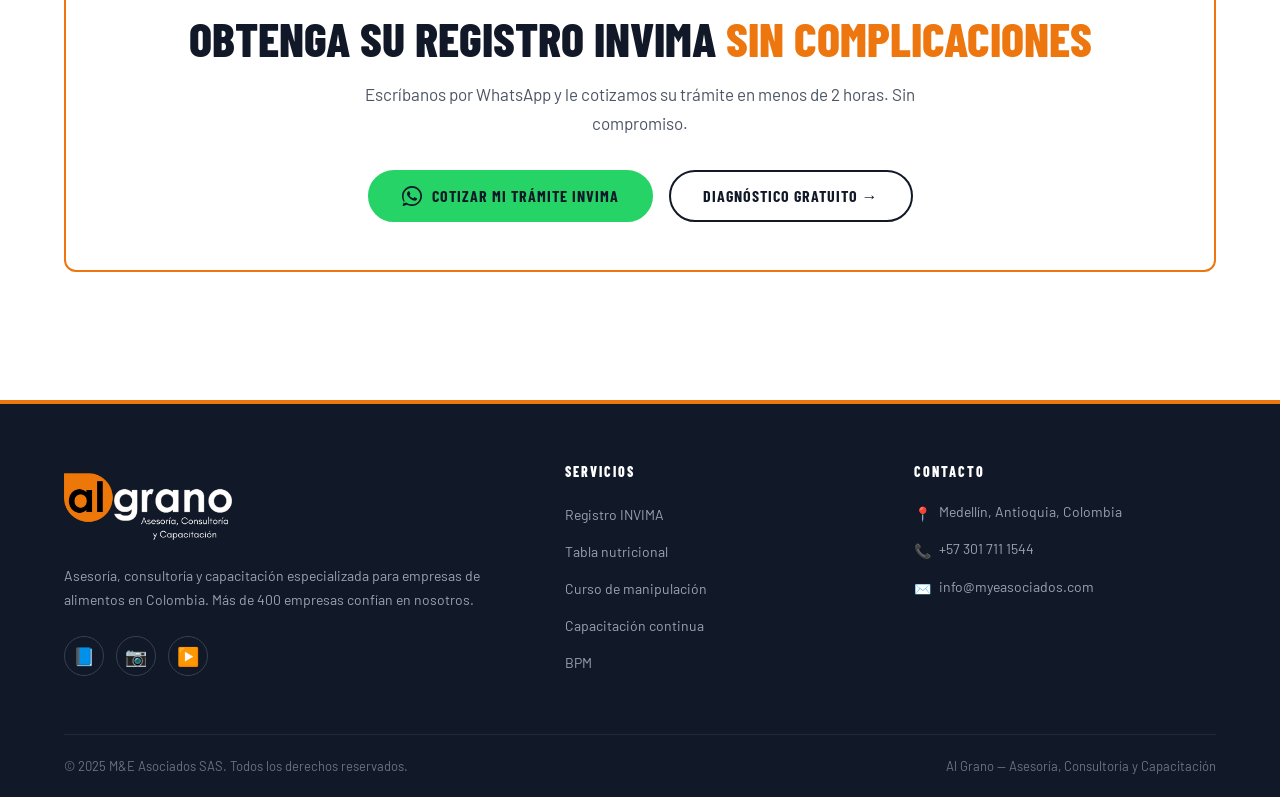
<file: asesoria-registro-invima-alimentos.html>
<!DOCTYPE html>
<html lang="es">

<head>
  <meta charset="UTF-8">
  <meta name="viewport" content="width=device-width, initial-scale=1.0">
  <title>Asesoría Registro Sanitario INVIMA Alimentos | Al Grano M&E</title>
  <meta name="description"
    content="Obtenga su registro sanitario INVIMA para alimentos sin complicaciones. Más de 400 trámites exitosos. Garantía de 6 meses incluida. Cotice gratis.">
  <meta name="robots" content="index, follow">
  <link rel="canonical" href="https://www.myeasociados.com/asesoria-registro-invima-alimentos/">

  <meta property="og:type" content="website">
  <meta property="og:title" content="Asesoría Registro Sanitario INVIMA para Alimentos | Al Grano">
  <meta property="og:description"
    content="Obtenga su registro sanitario INVIMA sin complicaciones. +400 trámites exitosos. Garantía incluida.">
  <meta property="og:url" content="https://www.myeasociados.com/asesoria-registro-invima-alimentos/">
  <meta property="og:locale" content="es_CO">
  <meta name="twitter:card" content="summary_large_image">

  <link rel="preconnect" href="https://fonts.googleapis.com">
  <link rel="preconnect" href="https://fonts.gstatic.com" crossorigin>
  <link rel="stylesheet" href="css/styles.css">

  <!-- Schema: Service + FAQPage + HowTo + BreadcrumbList -->
  <script type="application/ld+json">
  {
    "@context": "https://schema.org",
    "@type": "Service",
    "name": "Asesoría Registro Sanitario INVIMA para Alimentos",
    "description": "Servicio de asesoría y trámite completo de registro sanitario INVIMA para alimentos en Colombia. Incluye notificación sanitaria, permiso sanitario y concepto sanitario.",
    "provider": {
      "@type": "ProfessionalService",
      "name": "M&E Asociados SAS - Al Grano",
      "url": "https://www.myeasociados.com"
    },
    "areaServed": {
      "@type": "Country",
      "name": "Colombia"
    },
    "hasOfferCatalog": {
      "@type": "OfferCatalog",
      "name": "Trámites INVIMA",
      "itemListElement": [
        { "@type": "Offer", "itemOffered": { "@type": "Service", "name": "Registro Sanitario INVIMA" } },
        { "@type": "Offer", "itemOffered": { "@type": "Service", "name": "Notificación Sanitaria" } },
        { "@type": "Offer", "itemOffered": { "@type": "Service", "name": "Permiso Sanitario" } },
        { "@type": "Offer", "itemOffered": { "@type": "Service", "name": "Concepto Sanitario Favorable (CNO)" } }
      ]
    }
  }
  </script>
  <script type="application/ld+json">
  {
    "@context": "https://schema.org",
    "@type": "FAQPage",
    "mainEntity": [
      {
        "@type": "Question",
        "name": "¿Qué es el registro sanitario INVIMA para alimentos?",
        "acceptedAnswer": {
          "@type": "Answer",
          "text": "El registro sanitario INVIMA es un documento obligatorio que autoriza a una empresa o persona a fabricar, importar o vender alimentos procesados en Colombia. Es expedido por el INVIMA (Instituto Nacional de Vigilancia de Medicamentos y Alimentos) y garantiza que el producto cumple con las normas de calidad y seguridad del país."
        }
      },
      {
        "@type": "Question",
        "name": "¿Qué alimentos necesitan registro sanitario en Colombia?",
        "acceptedAnswer": {
          "@type": "Answer",
          "text": "En Colombia, todos los alimentos procesados y envasados requieren algún tipo de permiso sanitario del INVIMA antes de ser comercializados. Esto incluye registro sanitario (alimentos de mayor riesgo), permiso sanitario (alimentos de riesgo medio fabricados por microempresas) y notificación sanitaria (alimentos de menor riesgo). Los alimentos frescos y naturales sin procesar no requieren registro."
        }
      },
      {
        "@type": "Question",
        "name": "¿Cuánto se demora un registro sanitario INVIMA?",
        "acceptedAnswer": {
          "@type": "Answer",
          "text": "El tiempo puede variar según el tipo de trámite. Un registro sanitario tarda entre 3 y 6 meses en promedio. Un permiso sanitario para microempresas puede tomar entre 1 y 3 meses. Una notificación sanitaria se resuelve generalmente en 30 días hábiles. Con nuestra asesoría reducimos errores y evitamos reprocesos que alargan los tiempos."
        }
      },
      {
        "@type": "Question",
        "name": "¿Cuánto cuesta el registro sanitario INVIMA?",
        "acceptedAnswer": {
          "@type": "Answer",
          "text": "El costo depende del tipo de trámite y la categoría de su producto. Las tasas del INVIMA varían cada año. Además del pago al INVIMA, se debe considerar el costo de análisis de laboratorio, elaboración de la ficha técnica y otros documentos. Le ofrecemos una cotización personalizada y sin compromiso."
        }
      },
      {
        "@type": "Question",
        "name": "¿Qué pasa si vendo alimentos sin registro sanitario?",
        "acceptedAnswer": {
          "@type": "Answer",
          "text": "Vender alimentos sin el registro sanitario correspondiente puede generar multas del INVIMA de hasta 10.000 salarios mínimos diarios, decomiso de los productos, cierre temporal o definitivo del establecimiento y demandas por parte de los consumidores. No vale la pena el riesgo."
        }
      },
      {
        "@type": "Question",
        "name": "¿Cuál es la diferencia entre registro sanitario y notificación sanitaria?",
        "acceptedAnswer": {
          "@type": "Answer",
          "text": "El registro sanitario aplica para alimentos de mayor riesgo para la salud (como carnes, lácteos, enlatados) y tiene un proceso de evaluación más riguroso. La notificación sanitaria aplica para alimentos de menor riesgo (como galletas, snacks, confitería) y el trámite es más ágil. El permiso sanitario es un beneficio exclusivo para microempresas establecido por la Ley 2069 de 2020."
        }
      }
    ]
  }
  </script>
  <script type="application/ld+json">
  {
    "@context": "https://schema.org",
    "@type": "HowTo",
    "name": "Cómo obtener el registro sanitario INVIMA con Al Grano",
    "description": "Proceso paso a paso para obtener su registro sanitario INVIMA con nuestra asesoría.",
    "step": [
      { "@type": "HowToStep", "name": "Diagnóstico inicial", "text": "Evaluamos su producto, su empresa y determinamos qué tipo de trámite necesita ante el INVIMA." },
      { "@type": "HowToStep", "name": "Documentación", "text": "Preparamos toda la documentación: ficha técnica, rotulado, etiqueta, resultados de laboratorio y formularios del INVIMA." },
      { "@type": "HowToStep", "name": "Radicación del trámite", "text": "Presentamos su solicitud ante el INVIMA con todos los documentos listos y revisados para evitar devoluciones." },
      { "@type": "HowToStep", "name": "Seguimiento", "text": "Hacemos seguimiento constante al trámite y respondemos cualquier requerimiento del INVIMA de forma oportuna." },
      { "@type": "HowToStep", "name": "Aprobación", "text": "Recibe su registro sanitario INVIMA aprobado y listo para empezar a comercializar su producto." }
    ]
  }
  </script>
  <script type="application/ld+json">
  {
    "@context": "https://schema.org",
    "@type": "BreadcrumbList",
    "itemListElement": [
      { "@type": "ListItem", "position": 1, "name": "Inicio", "item": "https://www.myeasociados.com/" },
      { "@type": "ListItem", "position": 2, "name": "Servicios", "item": "https://www.myeasociados.com/#servicios" },
      { "@type": "ListItem", "position": 3, "name": "Registro INVIMA", "item": "https://www.myeasociados.com/asesoria-registro-invima-alimentos/" }
    ]
  }
  </script>
</head>

<body>

  <!-- HEADER -->
  <header class="site-header" id="header">
    <div class="header-inner">
      <a href="index.html" class="header-logo" title="Al Grano - M&E Asociados">
        <img src="img/2. Algrano Logo.png" alt="Al Grano - Asesoría, Consultoría y Capacitación" width="320"
          height="96">
      </a>
      <nav class="nav-menu" aria-label="Navegación principal">
        <a href="index.html">Inicio</a>
        <a href="asesoria-registro-invima-alimentos.html" class="active">INVIMA</a>
        <a href="tabla-nutricional-colombia.html">Tabla Nutricional</a>
        <a href="curso-manipulacion-de-alimentos.html">Cursos</a>
        <a href="nosotros.html">Nosotros</a>
      </nav>
      <div class="header-cta">
        <a href="https://wa.me/573017111544?text=Hola,%20necesito%20asesoría%20para%20el%20registro%20INVIMA"
          class="btn btn-wa btn-sm" target="_blank" rel="noopener">
          <svg width="18" height="18" viewBox="0 0 24 24" fill="currentColor">
            <path
              d="M17.472 14.382c-.297-.149-1.758-.867-2.03-.967-.273-.099-.471-.148-.67.15-.197.297-.767.966-.94 1.164-.173.199-.347.223-.644.075-.297-.15-1.255-.463-2.39-1.475-.883-.788-1.48-1.761-1.653-2.059-.173-.297-.018-.458.13-.606.134-.133.298-.347.446-.52.149-.174.198-.298.298-.497.099-.198.05-.371-.025-.52-.075-.149-.669-1.612-.916-2.207-.242-.579-.487-.5-.669-.51-.173-.008-.371-.01-.57-.01-.198 0-.52.074-.792.372-.272.297-1.04 1.016-1.04 2.479 0 1.462 1.065 2.875 1.213 3.074.149.198 2.096 3.2 5.077 4.487.709.306 1.262.489 1.694.625.712.227 1.36.195 1.871.118.571-.085 1.758-.719 2.006-1.413.248-.694.248-1.289.173-1.413-.074-.124-.272-.198-.57-.347z" />
            <path
              d="M12 0C5.373 0 0 5.373 0 12c0 2.625.846 5.059 2.284 7.034L.789 23.492a.5.5 0 00.613.613l4.458-1.495A11.932 11.932 0 0012 24c6.627 0 12-5.373 12-12S18.627 0 12 0zm0 22c-2.363 0-4.55-.712-6.383-1.932l-.446-.296-3.155 1.058 1.058-3.155-.296-.446A9.935 9.935 0 012 12C2 6.486 6.486 2 12 2s10 4.486 10 10-4.486 10-10 10z" />
          </svg>
          WhatsApp
        </a>
      </div>
      <button class="hamburger" id="hamburger" aria-label="Abrir menú"><span></span><span></span><span></span></button>
    </div>
  </header>

  <div class="mobile-overlay" id="mobile-overlay">
    <nav class="nav-menu">
      <a href="index.html">Inicio</a>
      <a href="asesoria-registro-invima-alimentos.html" class="active">INVIMA</a>
      <a href="tabla-nutricional-colombia.html">Tabla Nutricional</a>
      <a href="curso-manipulacion-de-alimentos.html">Cursos</a>
      <a href="nosotros.html">Nosotros</a>
      <a href="https://wa.me/573017111544" class="btn btn-wa" target="_blank" rel="noopener">WhatsApp</a>
    </nav>
  </div>

  <!-- BREADCRUMBS -->
  <div class="page-hero">
    <div class="container">
      <div class="breadcrumbs">
        <a href="index.html">Inicio</a><span>›</span>
        <a href="index.html#servicios">Servicios</a><span>›</span>
        Registro INVIMA
      </div>
      <h1>Asesoría en <span class="text-naranja">Registro Sanitario INVIMA</span> para alimentos</h1>
      <p class="hero-desc">¿Necesita vender sus alimentos legalmente en Colombia? Nosotros nos encargamos de todo el
        trámite ante el INVIMA para que usted no tenga que preocuparse. Más de 400 empresas ya lo hicieron con nosotros.
      </p>
      <div class="hero-buttons mt-24">
        <a href="https://wa.me/573017111544?text=Hola,%20necesito%20asesoría%20para%20el%20registro%20INVIMA"
          class="btn btn-wa" target="_blank" rel="noopener">Cotizar mi trámite →</a>
      </div>
    </div>
  </div>

  <!-- ¿POR QUÉ ES OBLIGATORIO? -->
  <section class="section section-dark">
    <div class="container">
      <div class="section-header reveal">
        <span class="section-label">Importante</span>
        <h2>Evite multas y decomisos:<br><span class="text-naranja">el registro INVIMA es obligatorio</span></h2>
      </div>
      <div class="info-grid">
        <div class="content-block reveal">
          <h3>¿Qué le puede pasar si vende sin registro?</h3>
          <p>Si usted fabrica o vende alimentos procesados en Colombia sin el registro sanitario del INVIMA, se expone a
            sanciones muy graves. No importa si su negocio es pequeño o grande: la norma aplica para todos.</p>
          <ul class="arrow-list">
            <li>Multas de hasta 10.000 salarios mínimos diarios</li>
            <li>Decomiso inmediato de todos sus productos</li>
            <li>Cierre temporal o definitivo de su negocio</li>
            <li>Problemas legales si un consumidor se enferma</li>
            <li>No puede vender en supermercados ni plataformas formales</li>
          </ul>
        </div>
        <div class="content-block reveal">
          <h3>¿Por qué hacer el trámite con nosotros?</h3>
          <p>El trámite INVIMA tiene muchos detalles y requisitos que pueden ser confusos. Un error en la documentación
            significa que todo se devuelve y el proceso se alarga meses. Con nosotros eso no pasa.</p>
          <ul class="check-list">
            <li>Revisamos su producto y le decimos exactamente qué trámite necesita</li>
            <li>Preparamos toda la documentación por usted</li>
            <li>Presentamos el trámite ante el INVIMA</li>
            <li>Hacemos seguimiento hasta la aprobación</li>
            <li>Garantía de 6 meses incluida</li>
          </ul>
          <div class="guarantee-badge mt-20">
            <span class="badge-icon">🛡️</span>
            <div>
              <strong>Garantía de 6 meses</strong>
              <span>Si no se aprueba por un error nuestro, lo volvemos a presentar sin costo.</span>
            </div>
          </div>
        </div>
      </div>
    </div>
  </section>

  <!-- TIPOS DE TRÁMITE -->
  <section class="section section-darker">
    <div class="container">
      <div class="section-header reveal">
        <span class="section-label">Tipos de trámite</span>
        <h2>¿Qué trámite <span class="text-naranja">necesita su producto?</span></h2>
        <p>No todos los alimentos requieren el mismo tipo de permiso. Nosotros le ayudamos a identificar cuál es el
          suyo.</p>
      </div>

      <table class="data-table reveal">
        <thead>
          <tr>
            <th>Tipo de trámite</th>
            <th>¿Para quién es?</th>
            <th>Tiempo aproximado</th>
          </tr>
        </thead>
        <tbody>
          <tr>
            <td><strong class="strong-blanco">Registro Sanitario</strong></td>
            <td>Alimentos de mayor riesgo: lácteos, carnes procesadas, enlatados, bebidas</td>
            <td>3 a 6 meses</td>
          </tr>
          <tr>
            <td><strong class="strong-blanco">Permiso Sanitario</strong></td>
            <td>Microempresas (Ley 2069 de 2020). Trámite más ágil y económico.</td>
            <td>1 a 3 meses</td>
          </tr>
          <tr>
            <td><strong class="strong-blanco">Notificación Sanitaria</strong></td>
            <td>Alimentos de menor riesgo: galletas, snacks, confitería, cereales</td>
            <td>30 días hábiles</td>
          </tr>
          <tr>
            <td><strong class="strong-blanco">Concepto Favorable (CNO)</strong></td>
            <td>Concepto sanitario para plantas de producción y establecimientos</td>
            <td>Variable</td>
          </tr>
        </tbody>
      </table>

      <div class="content-block reveal mt-24 border-left-verde">
        <h3 class="text-verde">🎯 Beneficio para microempresas — Ley 2069 de 2020</h3>
        <p>Si su empresa es una microempresa (hasta 10 trabajadores o activos menores a 500 SMLMV), puede acceder al
          <strong class="strong-blanco">Permiso Sanitario</strong>, un trámite más rápido y económico creado por la Ley
          2069 de 2020. Nosotros le ayudamos a aprovechar este beneficio.</p>
      </div>
    </div>
  </section>

  <!-- PROCESO EN 5 PASOS -->
  <section class="section section-dark">
    <div class="container">
      <div class="section-header reveal">
        <span class="section-label">Así trabajamos</span>
        <h2>Su registro INVIMA <span class="text-naranja">en 5 pasos</span></h2>
        <p>Un proceso claro y sin sorpresas. Usted siempre sabe en qué etapa va su trámite.</p>
      </div>
      <div class="process-timeline reveal">
        <div class="process-step">
          <div class="step-number">1</div>
          <h4>Diagnóstico</h4>
          <p>Evaluamos su producto y le decimos qué trámite necesita y cuánto cuesta.</p>
        </div>
        <div class="process-step">
          <div class="step-number">2</div>
          <h4>Documentación</h4>
          <p>Preparamos ficha técnica, etiqueta, rotulado y todos los documentos requeridos.</p>
        </div>
        <div class="process-step">
          <div class="step-number">3</div>
          <h4>Radicación</h4>
          <p>Presentamos su solicitud ante el INVIMA con toda la documentación lista.</p>
        </div>
        <div class="process-step">
          <div class="step-number">4</div>
          <h4>Seguimiento</h4>
          <p>Monitoreamos el trámite y respondemos cualquier requerimiento del INVIMA.</p>
        </div>
        <div class="process-step">
          <div class="step-number">5</div>
          <h4>Aprobación</h4>
          <p>Recibe su registro sanitario aprobado y listo para vender su producto.</p>
        </div>
      </div>
    </div>
  </section>

  <!-- SERVICIOS ADICIONALES -->
  <section class="section section-darker">
    <div class="container">
      <div class="section-header reveal">
        <span class="section-label">Servicios complementarios</span>
        <h2>También le ayudamos <span class="text-naranja">con esto</span></h2>
      </div>
      <div class="services-grid grid-3">
        <div class="content-block reveal">
          <h4 class="text-naranja">🏷️ Tabla nutricional</h4>
          <p>Elaboramos su tabla nutricional bajo la Resolución 810 de 2021.</p>
          <a href="tabla-nutricional-colombia.html" class="fs-14">Ver servicio →</a>
        </div>
        <div class="content-block reveal">
          <h4 class="text-naranja">🎓 Curso de manipulación</h4>
          <p>Capacite a su personal con certificado avalado por Secretaría de Salud.</p>
          <a href="curso-manipulacion-de-alimentos.html" class="fs-14">Ver servicio →</a>
        </div>
        <div class="content-block reveal">
          <h4 class="text-naranja">📋 BPM</h4>
          <p>Implementación de Buenas Prácticas de Manufactura en su planta.</p>
          <a href="buenas-practicas-manufactura-bpm.html" class="fs-14">Ver servicio →</a>
        </div>
      </div>
    </div>
  </section>

  <!-- FAQ -->
  <section class="section section-dark" id="preguntas-frecuentes">
    <div class="container">
      <div class="section-header reveal">
        <span class="section-label">Preguntas frecuentes</span>
        <h2>Lo que más nos <span class="text-naranja">preguntan</span></h2>
      </div>
      <div class="faq-list">
        <div class="faq-item">
          <button class="faq-question">¿Qué es el registro sanitario INVIMA para alimentos?<span
              class="faq-icon">+</span></button>
          <div class="faq-answer">
            <div class="faq-answer-inner">El registro sanitario INVIMA es un documento obligatorio que autoriza a una
              empresa o persona a fabricar, importar o vender alimentos procesados en Colombia. Es expedido por el
              INVIMA (Instituto Nacional de Vigilancia de Medicamentos y Alimentos) y garantiza que el producto cumple
              con las normas de calidad y seguridad del país. Sin este documento, no puede comercializar sus productos
              de forma legal.</div>
          </div>
        </div>
        <div class="faq-item">
          <button class="faq-question">¿Qué alimentos necesitan registro sanitario en Colombia?<span
              class="faq-icon">+</span></button>
          <div class="faq-answer">
            <div class="faq-answer-inner">Todos los alimentos procesados y envasados requieren algún tipo de permiso
              sanitario del INVIMA antes de ser comercializados. Los alimentos de mayor riesgo (lácteos, carnes,
              enlatados) necesitan registro sanitario. Los de menor riesgo (galletas, snacks) necesitan notificación
              sanitaria. Las microempresas pueden aplicar al permiso sanitario que es más ágil. Los alimentos frescos y
              naturales sin procesar no requieren registro.</div>
          </div>
        </div>
        <div class="faq-item">
          <button class="faq-question">¿Cuánto se demora un registro sanitario INVIMA?<span
              class="faq-icon">+</span></button>
          <div class="faq-answer">
            <div class="faq-answer-inner">El tiempo depende del tipo de trámite. Un registro sanitario tarda entre 3 y 6
              meses. Un permiso sanitario para microempresas entre 1 y 3 meses. Una notificación sanitaria se resuelve
              en unos 30 días hábiles. Con nuestra asesoría reducimos errores que alargan el proceso, porque presentamos
              todos los documentos correctos desde el primer momento.</div>
          </div>
        </div>
        <div class="faq-item">
          <button class="faq-question">¿Cuánto cuesta el registro sanitario INVIMA?<span
              class="faq-icon">+</span></button>
          <div class="faq-answer">
            <div class="faq-answer-inner">El costo varía según el tipo de trámite y la categoría de su producto. Hay que
              considerar las tasas que cobra el INVIMA (que cambian cada año), el costo de los análisis de laboratorio y
              la elaboración de la documentación. Le ofrecemos una cotización personalizada y sin compromiso para que
              sepa exactamente cuánto va a invertir.</div>
          </div>
        </div>
        <div class="faq-item">
          <button class="faq-question">¿Qué pasa si vendo alimentos sin registro sanitario?<span
              class="faq-icon">+</span></button>
          <div class="faq-answer">
            <div class="faq-answer-inner">Las consecuencias son muy serias: multas de hasta 10.000 salarios mínimos
              diarios, decomiso de todos sus productos, cierre temporal o definitivo de su negocio, y posibles demandas
              de consumidores. Además, ningún supermercado, tienda formal o plataforma de comercio electrónico le va a
              comprar productos sin registro. No vale la pena arriesgarse.</div>
          </div>
        </div>
        <div class="faq-item">
          <button class="faq-question">¿Cuál es la diferencia entre registro sanitario y notificación sanitaria?<span
              class="faq-icon">+</span></button>
          <div class="faq-answer">
            <div class="faq-answer-inner">El registro sanitario es para alimentos de mayor riesgo (carnes, lácteos,
              enlatados) y su proceso de evaluación es más riguroso. La notificación sanitaria es para alimentos de
              menor riesgo (galletas, snacks, confitería) y el trámite es más rápido. También existe el permiso
              sanitario, que es exclusivo para microempresas gracias a la Ley 2069 de 2020, y tiene un trámite más ágil
              y económico. Nosotros le indicamos cuál aplica para su producto.</div>
          </div>
        </div>
      </div>
    </div>
  </section>

  <!-- CTA FINAL -->
  <section class="section section-darker">
    <div class="container">
      <div class="cta-bottom reveal">
        <span class="section-label">¿Listo para legalizar su producto?</span>
        <h2>Obtenga su registro INVIMA <span class="text-naranja">sin complicaciones</span></h2>
        <p>Escríbanos por WhatsApp y le cotizamos su trámite en menos de 2 horas. Sin compromiso.</p>
        <div class="btn-group">
          <a href="https://wa.me/573017111544?text=Hola,%20necesito%20asesoría%20para%20el%20registro%20INVIMA%20de%20mi%20producto"
            class="btn btn-wa" target="_blank" rel="noopener">
            <svg width="20" height="20" viewBox="0 0 24 24" fill="currentColor">
              <path
                d="M17.472 14.382c-.297-.149-1.758-.867-2.03-.967-.273-.099-.471-.148-.67.15-.197.297-.767.966-.94 1.164-.173.199-.347.223-.644.075-.297-.15-1.255-.463-2.39-1.475-.883-.788-1.48-1.761-1.653-2.059-.173-.297-.018-.458.13-.606.134-.133.298-.347.446-.52.149-.174.198-.298.298-.497.099-.198.05-.371-.025-.52-.075-.149-.669-1.612-.916-2.207-.242-.579-.487-.5-.669-.51-.173-.008-.371-.01-.57-.01-.198 0-.52.074-.792.372-.272.297-1.04 1.016-1.04 2.479 0 1.462 1.065 2.875 1.213 3.074.149.198 2.096 3.2 5.077 4.487.709.306 1.262.489 1.694.625.712.227 1.36.195 1.871.118.571-.085 1.758-.719 2.006-1.413.248-.694.248-1.289.173-1.413-.074-.124-.272-.198-.57-.347z" />
              <path
                d="M12 0C5.373 0 0 5.373 0 12c0 2.625.846 5.059 2.284 7.034L.789 23.492a.5.5 0 00.613.613l4.458-1.495A11.932 11.932 0 0012 24c6.627 0 12-5.373 12-12S18.627 0 12 0zm0 22c-2.363 0-4.55-.712-6.383-1.932l-.446-.296-3.155 1.058 1.058-3.155-.296-.446A9.935 9.935 0 012 12C2 6.486 6.486 2 12 2s10 4.486 10 10-4.486 10-10 10z" />
            </svg>
            Cotizar mi trámite INVIMA
          </a>
          <a href="https://tally.so" class="btn btn-outline" target="_blank" rel="noopener">Diagnóstico gratuito →</a>
        </div>
      </div>
    </div>
  </section>

  <!-- FOOTER -->
  <footer class="site-footer">
    <div class="container">
      <div class="footer-grid">
        <div class="footer-brand">
          <img src="img/logo-white.png" alt="Al Grano - M&E Asociados" width="280" height="84">
          <p>Asesoría, consultoría y capacitación especializada para empresas de alimentos en Colombia. Más de 400
            empresas confían en nosotros.</p>
          <div class="footer-social">
            <a href="https://www.facebook.com/algrano.asesori" target="_blank" rel="noopener" title="Facebook"
              aria-label="Facebook">📘</a>
            <a href="https://www.instagram.com/algrano.asesoria/" target="_blank" rel="noopener" title="Instagram"
              aria-label="Instagram">📷</a>
            <a href="https://www.youtube.com/channel/UCFFAqX9oHzDlftXlxDeHO3A/" target="_blank" rel="noopener"
              title="YouTube" aria-label="YouTube">▶️</a>
          </div>
        </div>
        <div class="footer-nav">
          <h4>Servicios</h4>
          <ul>
            <li><a href="asesoria-registro-invima-alimentos.html">Registro INVIMA</a></li>
            <li><a href="tabla-nutricional-colombia.html">Tabla nutricional</a></li>
            <li><a href="curso-manipulacion-de-alimentos.html">Curso de manipulación</a></li>
            <li><a href="capacitacion-empresas-alimentos.html">Capacitación continua</a></li>
            <li><a href="buenas-practicas-manufactura-bpm.html">BPM</a></li>
          </ul>
        </div>
        <div class="footer-nav footer-contact">
          <h4>Contacto</h4>
          <p><span class="icon">📍</span> Medellín, Antioquia, Colombia</p>
          <p><span class="icon">📞</span> +57 301 711 1544</p>
          <p><span class="icon">✉️</span> info@myeasociados.com</p>
        </div>
      </div>
      <div class="footer-bottom">
        <span>© 2025 M&E Asociados SAS. Todos los derechos reservados.</span>
        <span>Al Grano — Asesoría, Consultoría y Capacitación</span>
      </div>
    </div>
  </footer>

  <a href="https://wa.me/573017111544?text=Hola,%20necesito%20asesoría%20para%20el%20registro%20INVIMA" class="wa-float"
    target="_blank" rel="noopener" aria-label="Abrir WhatsApp">
    <svg viewBox="0 0 24 24">
      <path
        d="M17.472 14.382c-.297-.149-1.758-.867-2.03-.967-.273-.099-.471-.148-.67.15-.197.297-.767.966-.94 1.164-.173.199-.347.223-.644.075-.297-.15-1.255-.463-2.39-1.475-.883-.788-1.48-1.761-1.653-2.059-.173-.297-.018-.458.13-.606.134-.133.298-.347.446-.52.149-.174.198-.298.298-.497.099-.198.05-.371-.025-.52-.075-.149-.669-1.612-.916-2.207-.242-.579-.487-.5-.669-.51-.173-.008-.371-.01-.57-.01-.198 0-.52.074-.792.372-.272.297-1.04 1.016-1.04 2.479 0 1.462 1.065 2.875 1.213 3.074.149.198 2.096 3.2 5.077 4.487.709.306 1.262.489 1.694.625.712.227 1.36.195 1.871.118.571-.085 1.758-.719 2.006-1.413.248-.694.248-1.289.173-1.413-.074-.124-.272-.198-.57-.347z" />
      <path
        d="M12 0C5.373 0 0 5.373 0 12c0 2.625.846 5.059 2.284 7.034L.789 23.492a.5.5 0 00.613.613l4.458-1.495A11.932 11.932 0 0012 24c6.627 0 12-5.373 12-12S18.627 0 12 0zm0 22c-2.363 0-4.55-.712-6.383-1.932l-.446-.296-3.155 1.058 1.058-3.155-.296-.446A9.935 9.935 0 012 12C2 6.486 6.486 2 12 2s10 4.486 10 10-4.486 10-10 10z" />
    </svg>
    <span class="wa-tooltip">Escríbenos ahora</span>
  </a>

  <script src="js/main.js"></script>
</body>

</html>
</file>
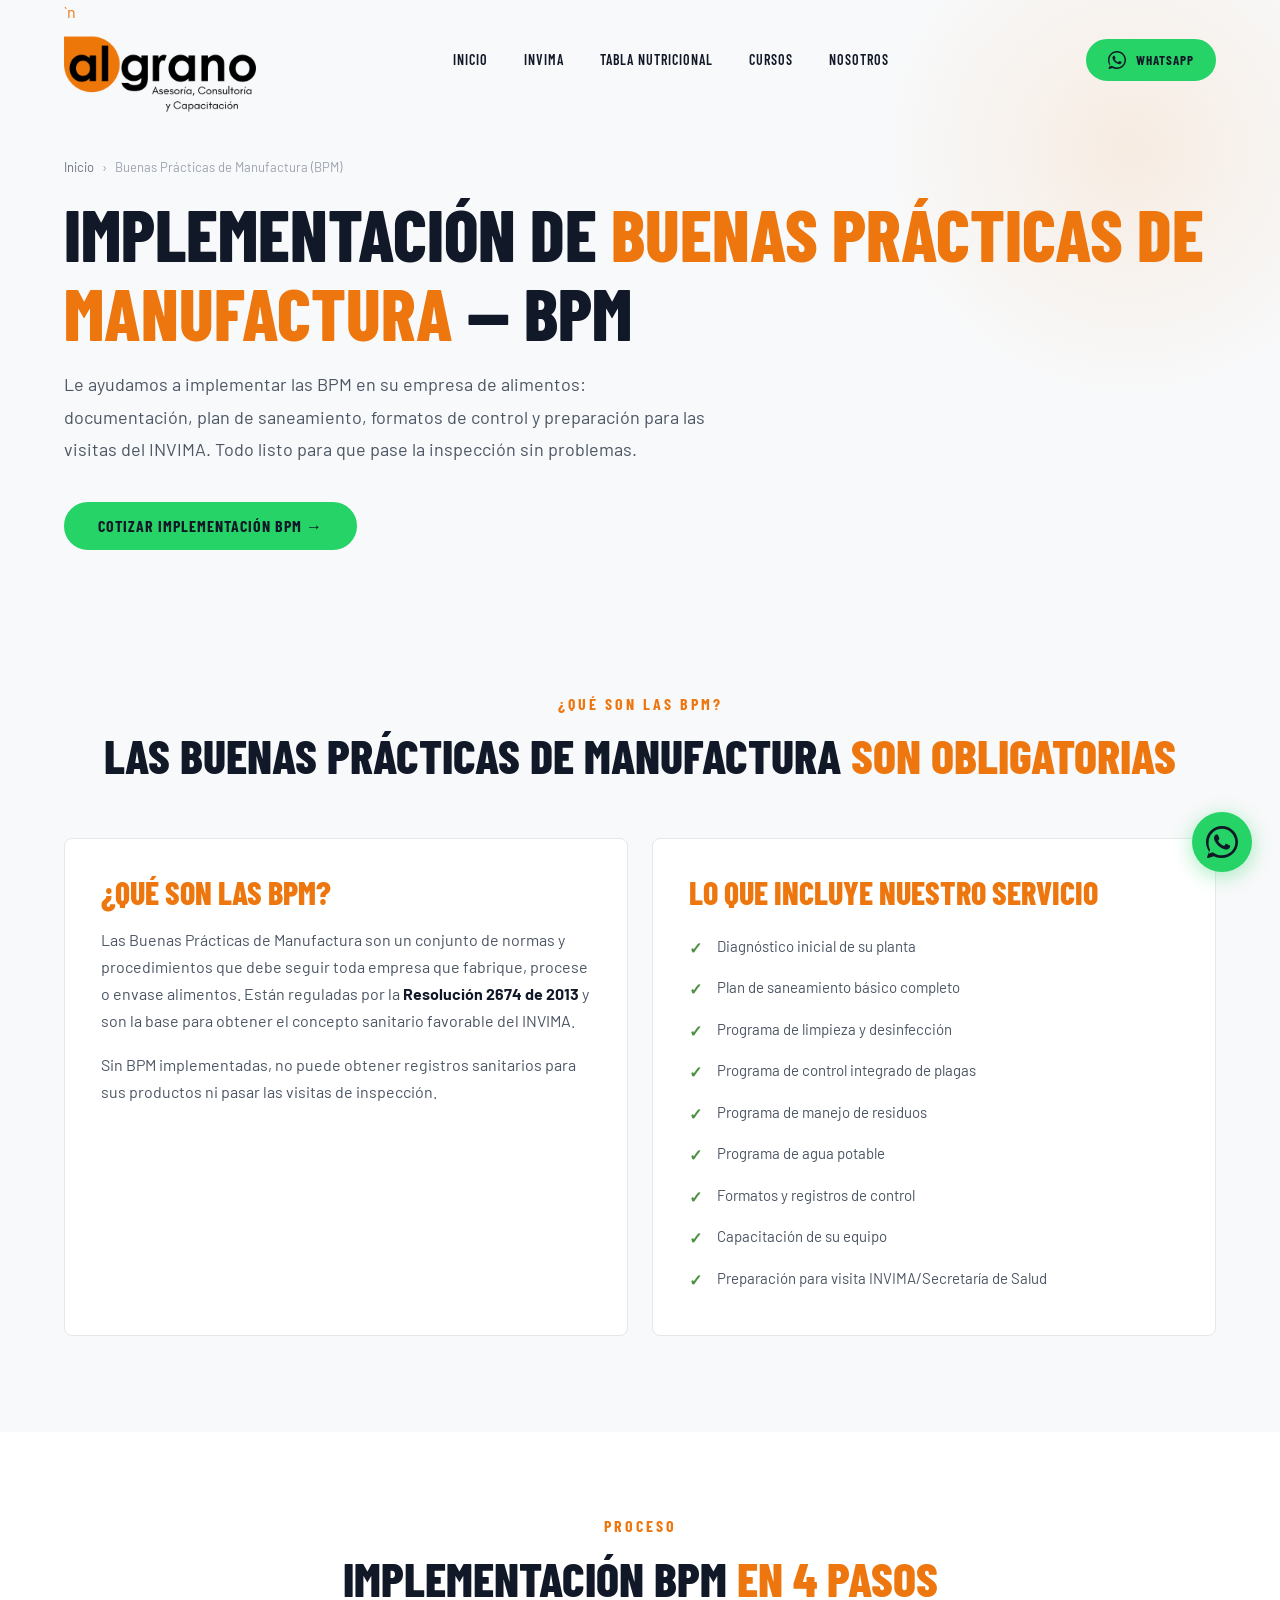
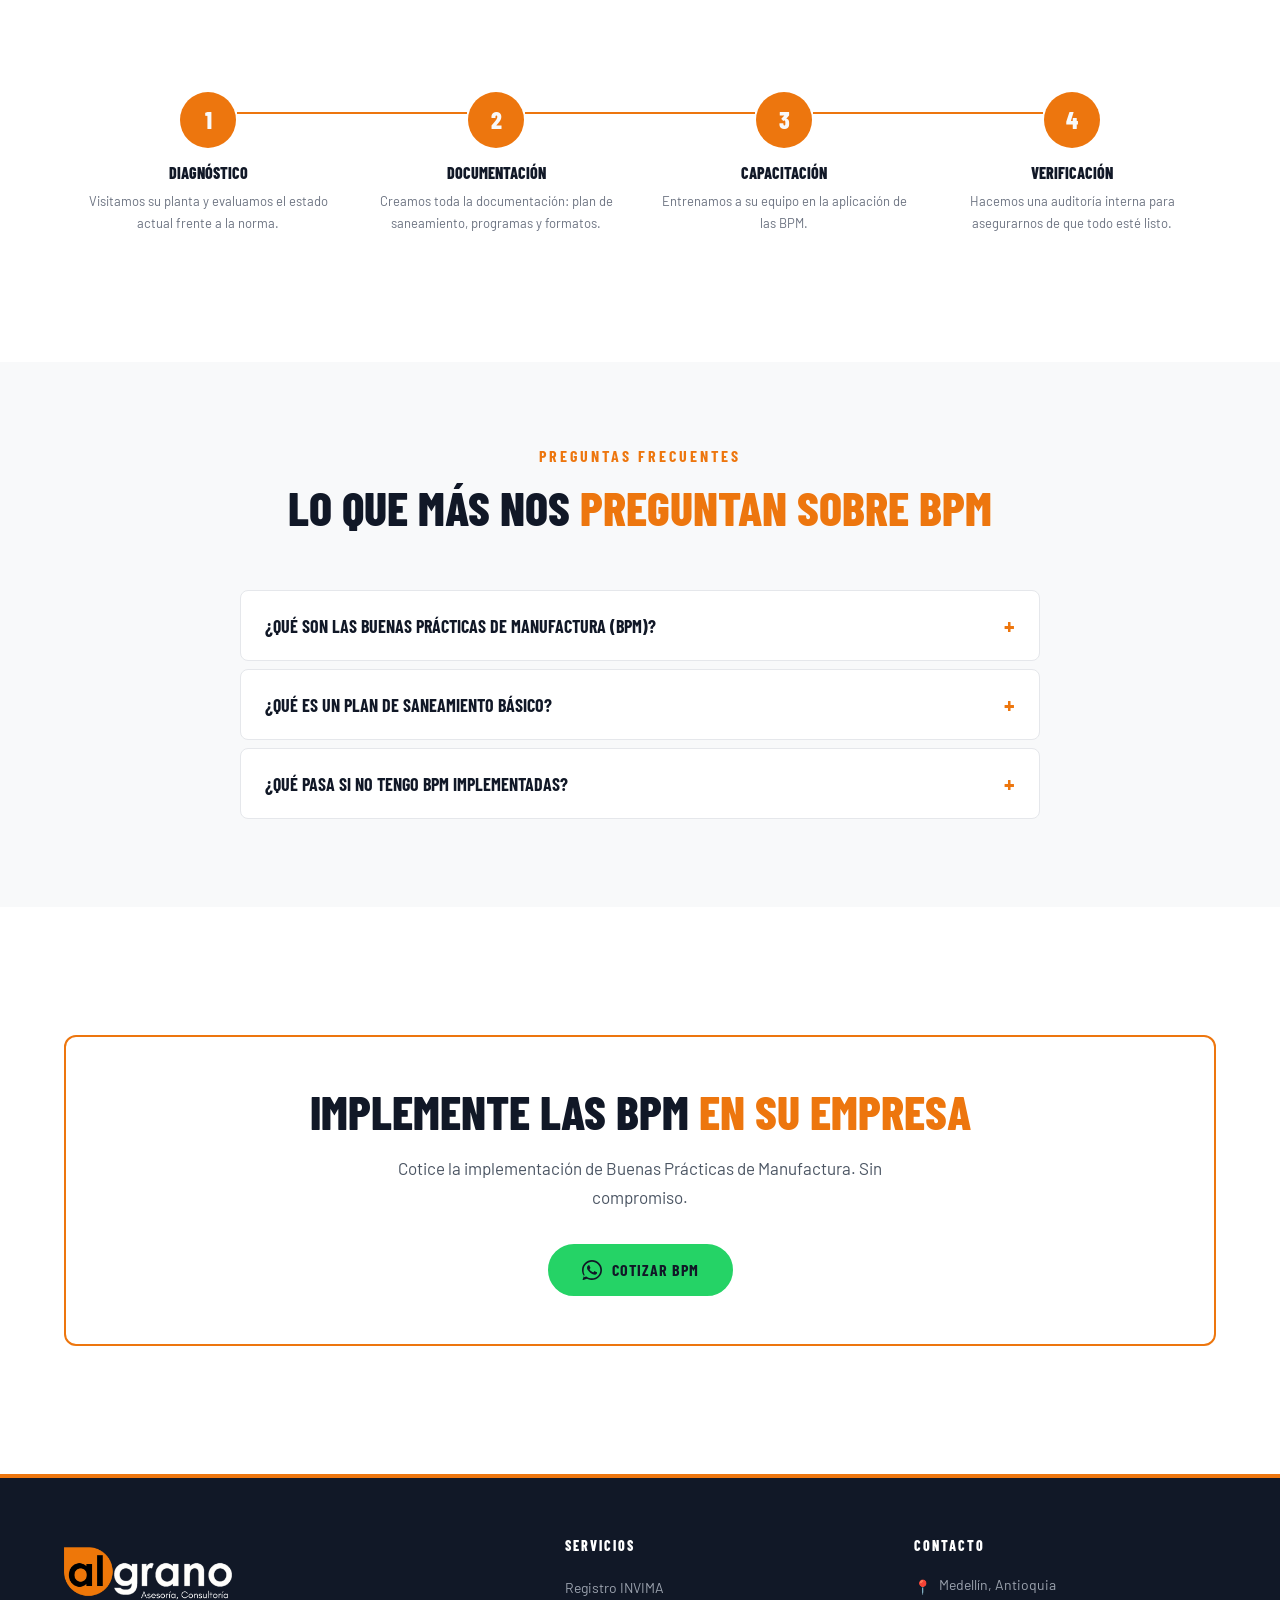
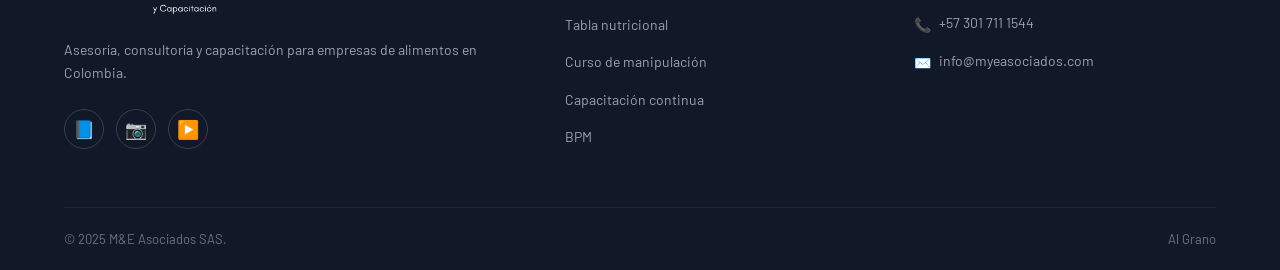
<file: buenas-practicas-manufactura-bpm.html>
<!DOCTYPE html>
<html lang="es">

<head>
  <meta charset="UTF-8">
  <meta name="viewport" content="width=device-width, initial-scale=1.0">
  <title>Buenas Prácticas de Manufactura BPM Alimentos | Al Grano M&E</title>
  <meta name="description"
    content="Implementación de Buenas Prácticas de Manufactura BPM para empresas de alimentos. Plan de saneamiento, documentación y preparación para visitas INVIMA.">
  <meta name="robots" content="index, follow">
  <link rel="canonical" href="https://www.myeasociados.com/buenas-practicas-manufactura-bpm/">
  <meta property="og:type" content="website">
  <meta property="og:title" content="Implementación BPM para Empresas de Alimentos | Al Grano">
  <meta property="og:description"
    content="Implementación BPM, plan de saneamiento y documentación. Prepare su empresa para las visitas del INVIMA.">
  <meta property="og:locale" content="es_CO">
  <link rel="preconnect" href="https://fonts.googleapis.com">
  <link rel="preconnect" href="https://fonts.gstatic.com" crossorigin>
  <link rel="stylesheet" href="css/styles.css">
  <script type="application/ld+json">
  { "@context": "https://schema.org", "@type": "Service", "name": "Implementación de Buenas Prácticas de Manufactura (BPM)", "description": "Servicio de implementación de BPM, plan de saneamiento y documentación sanitaria para empresas de alimentos en Colombia.", "provider": { "@type": "ProfessionalService", "name": "M&E Asociados SAS - Al Grano" } }
  </script>
  <script type="application/ld+json">
  { "@context": "https://schema.org", "@type": "FAQPage", "mainEntity": [
    { "@type": "Question", "name": "¿Qué son las Buenas Prácticas de Manufactura (BPM)?", "acceptedAnswer": { "@type": "Answer", "text": "Las Buenas Prácticas de Manufactura son un conjunto de normas y procedimientos que se deben seguir en la fabricación, procesamiento, envasado y almacenamiento de alimentos para garantizar que sean seguros para el consumo humano. En Colombia están reguladas por la Resolución 2674 de 2013 y son obligatorias para todo establecimiento donde se fabriquen, procesen o envasen alimentos." } },
    { "@type": "Question", "name": "¿Qué es un plan de saneamiento básico?", "acceptedAnswer": { "@type": "Answer", "text": "El plan de saneamiento básico es un documento obligatorio que incluye cuatro programas: programa de limpieza y desinfección, programa de control de plagas, programa de manejo de residuos sólidos y líquidos, y programa de abastecimiento de agua potable. Es uno de los primeros documentos que revisan los inspectores del INVIMA en sus visitas." } },
    { "@type": "Question", "name": "¿Qué pasa si no tengo BPM implementadas en mi empresa de alimentos?", "acceptedAnswer": { "@type": "Answer", "text": "Si su empresa de alimentos no tiene BPM implementadas, se expone a sanciones de las autoridades sanitarias que van desde multas hasta cierre temporal o definitivo del establecimiento. Además, no podrá obtener el concepto sanitario favorable, lo cual le impide operar legalmente y obtener registros INVIMA para sus productos." } }
  ] }
  </script>
  <script type="application/ld+json">
  { "@context": "https://schema.org", "@type": "BreadcrumbList", "itemListElement": [
    { "@type": "ListItem", "position": 1, "name": "Inicio", "item": "https://www.myeasociados.com/" },
    { "@type": "ListItem", "position": 2, "name": "Buenas Prácticas de Manufactura", "item": "https://www.myeasociados.com/buenas-practicas-manufactura-bpm/" }
  ] }
  </script>
</head>

<body>
  <header class="site-header" id="header">
    <div class="header-inner"><a href="index.html" class="header-logo">`n <img src="img/logo.png" alt="Al Grano"
          width="320" height="96"></a>
      <nav class="nav-menu" aria-label="Navegación"><a href="index.html">Inicio</a><a
          href="asesoria-registro-invima-alimentos.html">INVIMA</a><a href="tabla-nutricional-colombia.html">Tabla
          Nutricional</a><a href="curso-manipulacion-de-alimentos.html">Cursos</a><a href="nosotros.html">Nosotros</a>
      </nav>
      <div class="header-cta"><a href="https://wa.me/573017111544?text=Hola,%20necesito%20asesoría%20en%20BPM"
          class="btn btn-wa btn-sm" target="_blank" rel="noopener"><svg width="18" height="18" viewBox="0 0 24 24"
            fill="currentColor">
            <path
              d="M17.472 14.382c-.297-.149-1.758-.867-2.03-.967-.273-.099-.471-.148-.67.15-.197.297-.767.966-.94 1.164-.173.199-.347.223-.644.075-.297-.15-1.255-.463-2.39-1.475-.883-.788-1.48-1.761-1.653-2.059-.173-.297-.018-.458.13-.606.134-.133.298-.347.446-.52.149-.174.198-.298.298-.497.099-.198.05-.371-.025-.52-.075-.149-.669-1.612-.916-2.207-.242-.579-.487-.5-.669-.51-.173-.008-.371-.01-.57-.01-.198 0-.52.074-.792.372-.272.297-1.04 1.016-1.04 2.479 0 1.462 1.065 2.875 1.213 3.074.149.198 2.096 3.2 5.077 4.487.709.306 1.262.489 1.694.625.712.227 1.36.195 1.871.118.571-.085 1.758-.719 2.006-1.413.248-.694.248-1.289.173-1.413-.074-.124-.272-.198-.57-.347z" />
            <path
              d="M12 0C5.373 0 0 5.373 0 12c0 2.625.846 5.059 2.284 7.034L.789 23.492a.5.5 0 00.613.613l4.458-1.495A11.932 11.932 0 0012 24c6.627 0 12-5.373 12-12S18.627 0 12 0zm0 22c-2.363 0-4.55-.712-6.383-1.932l-.446-.296-3.155 1.058 1.058-3.155-.296-.446A9.935 9.935 0 012 12C2 6.486 6.486 2 12 2s10 4.486 10 10-4.486 10-10 10z" />
          </svg> WhatsApp</a></div><button class="hamburger" id="hamburger"
        aria-label="Menú"><span></span><span></span><span></span></button>
    </div>
  </header>
  <div class="mobile-overlay" id="mobile-overlay">
    <nav class="nav-menu"><a href="index.html">Inicio</a><a href="asesoria-registro-invima-alimentos.html">INVIMA</a><a
        href="tabla-nutricional-colombia.html">Tabla Nutricional</a><a
        href="curso-manipulacion-de-alimentos.html">Cursos</a><a href="nosotros.html">Nosotros</a><a
        href="https://wa.me/573017111544" class="btn btn-wa" target="_blank" rel="noopener">WhatsApp</a></nav>
  </div>

  <div class="page-hero">
    <div class="container">
      <div class="breadcrumbs"><a href="index.html">Inicio</a><span>›</span>Buenas Prácticas de Manufactura (BPM)</div>
      <h1>Implementación de <span class="text-naranja">Buenas Prácticas de Manufactura</span> — BPM</h1>
      <p class="hero-desc">Le ayudamos a implementar las BPM en su empresa de alimentos: documentación, plan de
        saneamiento, formatos de control y preparación para las visitas del INVIMA. Todo listo para que pase la
        inspección sin problemas.</p>
      <div class="hero-buttons mt-24"><a
          href="https://wa.me/573017111544?text=Hola,%20necesito%20implementar%20BPM%20en%20mi%20empresa%20de%20alimentos"
          class="btn btn-wa" target="_blank" rel="noopener">Cotizar implementación BPM →</a></div>
    </div>
  </div>

  <section class="section section-dark">
    <div class="container">
      <div class="section-header reveal"><span class="section-label">¿Qué son las BPM?</span>
        <h2>Las Buenas Prácticas de Manufactura <span class="text-naranja">son obligatorias</span></h2>
      </div>
      <div class="info-grid">
        <div class="content-block reveal">
          <h3>¿Qué son las BPM?</h3>
          <p>Las Buenas Prácticas de Manufactura son un conjunto de normas y procedimientos que debe seguir toda empresa
            que fabrique, procese o envase alimentos. Están reguladas por la <strong class="strong-blanco">Resolución
              2674 de 2013</strong> y son la base para obtener el concepto sanitario favorable del INVIMA.</p>
          <p>Sin BPM implementadas, no puede obtener registros sanitarios para sus productos ni pasar las visitas de
            inspección.</p>
        </div>
        <div class="content-block reveal">
          <h3>Lo que incluye nuestro servicio</h3>
          <ul class="check-list">
            <li>Diagnóstico inicial de su planta</li>
            <li>Plan de saneamiento básico completo</li>
            <li>Programa de limpieza y desinfección</li>
            <li>Programa de control integrado de plagas</li>
            <li>Programa de manejo de residuos</li>
            <li>Programa de agua potable</li>
            <li>Formatos y registros de control</li>
            <li>Capacitación de su equipo</li>
            <li>Preparación para visita INVIMA/Secretaría de Salud</li>
          </ul>
        </div>
      </div>
    </div>
  </section>

  <section class="section section-darker">
    <div class="container">
      <div class="section-header reveal"><span class="section-label">Proceso</span>
        <h2>Implementación BPM <span class="text-naranja">en 4 pasos</span></h2>
      </div>
      <div class="process-timeline reveal">
        <div class="process-step">
          <div class="step-number">1</div>
          <h4>Diagnóstico</h4>
          <p>Visitamos su planta y evaluamos el estado actual frente a la norma.</p>
        </div>
        <div class="process-step">
          <div class="step-number">2</div>
          <h4>Documentación</h4>
          <p>Creamos toda la documentación: plan de saneamiento, programas y formatos.</p>
        </div>
        <div class="process-step">
          <div class="step-number">3</div>
          <h4>Capacitación</h4>
          <p>Entrenamos a su equipo en la aplicación de las BPM.</p>
        </div>
        <div class="process-step">
          <div class="step-number">4</div>
          <h4>Verificación</h4>
          <p>Hacemos una auditoría interna para asegurarnos de que todo esté listo.</p>
        </div>
      </div>
    </div>
  </section>

  <!-- FAQ -->
  <section class="section section-dark" id="preguntas-frecuentes">
    <div class="container">
      <div class="section-header reveal"><span class="section-label">Preguntas frecuentes</span>
        <h2>Lo que más nos <span class="text-naranja">preguntan sobre BPM</span></h2>
      </div>
      <div class="faq-list">
        <div class="faq-item"><button class="faq-question">¿Qué son las Buenas Prácticas de Manufactura (BPM)?<span
              class="faq-icon">+</span></button>
          <div class="faq-answer">
            <div class="faq-answer-inner">Son un conjunto de normas y procedimientos obligatorios para todo
              establecimiento donde se fabriquen, procesen o envasen alimentos. Reguladas por la Resolución 2674 de
              2013, garantizan que los alimentos sean seguros para el consumo. Sin BPM, no puede obtener concepto
              sanitario favorable ni registros INVIMA.</div>
          </div>
        </div>
        <div class="faq-item"><button class="faq-question">¿Qué es un plan de saneamiento básico?<span
              class="faq-icon">+</span></button>
          <div class="faq-answer">
            <div class="faq-answer-inner">Es un documento obligatorio que incluye cuatro programas: limpieza y
              desinfección, control de plagas, manejo de residuos sólidos y líquidos, y abastecimiento de agua potable.
              Es lo primero que revisan los inspectores del INVIMA en sus visitas. Nosotros elaboramos todo el plan con
              formatos listos para usar.</div>
          </div>
        </div>
        <div class="faq-item"><button class="faq-question">¿Qué pasa si no tengo BPM implementadas?<span
              class="faq-icon">+</span></button>
          <div class="faq-answer">
            <div class="faq-answer-inner">Se expone a multas, cierre temporal o definitivo del establecimiento, y no
              podrá obtener el concepto sanitario favorable necesario para operar legalmente y tramitar registros INVIMA
              para sus productos. Es un requisito básico para cualquier empresa de alimentos en Colombia.</div>
          </div>
        </div>
      </div>
    </div>
  </section>

  <section class="section section-darker">
    <div class="container">
      <div class="cta-bottom reveal">
        <h2>Implemente las BPM <span class="text-naranja">en su empresa</span></h2>
        <p>Cotice la implementación de Buenas Prácticas de Manufactura. Sin compromiso.</p>
        <div class="btn-group"><a
            href="https://wa.me/573017111544?text=Hola,%20necesito%20implementar%20BPM%20en%20mi%20empresa%20de%20alimentos"
            class="btn btn-wa" target="_blank" rel="noopener"><svg width="20" height="20" viewBox="0 0 24 24"
              fill="currentColor">
              <path
                d="M17.472 14.382c-.297-.149-1.758-.867-2.03-.967-.273-.099-.471-.148-.67.15-.197.297-.767.966-.94 1.164-.173.199-.347.223-.644.075-.297-.15-1.255-.463-2.39-1.475-.883-.788-1.48-1.761-1.653-2.059-.173-.297-.018-.458.13-.606.134-.133.298-.347.446-.52.149-.174.198-.298.298-.497.099-.198.05-.371-.025-.52-.075-.149-.669-1.612-.916-2.207-.242-.579-.487-.5-.669-.51-.173-.008-.371-.01-.57-.01-.198 0-.52.074-.792.372-.272.297-1.04 1.016-1.04 2.479 0 1.462 1.065 2.875 1.213 3.074.149.198 2.096 3.2 5.077 4.487.709.306 1.262.489 1.694.625.712.227 1.36.195 1.871.118.571-.085 1.758-.719 2.006-1.413.248-.694.248-1.289.173-1.413-.074-.124-.272-.198-.57-.347z" />
              <path
                d="M12 0C5.373 0 0 5.373 0 12c0 2.625.846 5.059 2.284 7.034L.789 23.492a.5.5 0 00.613.613l4.458-1.495A11.932 11.932 0 0012 24c6.627 0 12-5.373 12-12S18.627 0 12 0zm0 22c-2.363 0-4.55-.712-6.383-1.932l-.446-.296-3.155 1.058 1.058-3.155-.296-.446A9.935 9.935 0 012 12C2 6.486 6.486 2 12 2s10 4.486 10 10-4.486 10-10 10z" />
            </svg> Cotizar BPM</a></div>
      </div>
    </div>
  </section>

  <footer class="site-footer">
    <div class="container">
      <div class="footer-grid">
        <div class="footer-brand"><img src="img/logo-white.png" alt="Al Grano" width="280" height="84">
          <p>Asesoría, consultoría y capacitación para empresas de alimentos en Colombia.</p>
          <div class="footer-social"><a href="https://www.facebook.com/algrano.asesori" target="_blank" rel="noopener"
              aria-label="Facebook">📘</a><a href="https://www.instagram.com/algrano.asesoria/" target="_blank"
              rel="noopener" aria-label="Instagram">📷</a><a
              href="https://www.youtube.com/channel/UCFFAqX9oHzDlftXlxDeHO3A/" target="_blank" rel="noopener"
              aria-label="YouTube">▶️</a></div>
        </div>
        <div class="footer-nav">
          <h4>Servicios</h4>
          <ul>
            <li><a href="asesoria-registro-invima-alimentos.html">Registro INVIMA</a></li>
            <li><a href="tabla-nutricional-colombia.html">Tabla nutricional</a></li>
            <li><a href="curso-manipulacion-de-alimentos.html">Curso de manipulación</a></li>
            <li><a href="capacitacion-empresas-alimentos.html">Capacitación continua</a></li>
            <li><a href="buenas-practicas-manufactura-bpm.html">BPM</a></li>
          </ul>
        </div>
        <div class="footer-nav footer-contact">
          <h4>Contacto</h4>
          <p><span class="icon">📍</span> Medellín, Antioquia</p>
          <p><span class="icon">📞</span> +57 301 711 1544</p>
          <p><span class="icon">✉️</span> info@myeasociados.com</p>
        </div>
      </div>
      <div class="footer-bottom"><span>© 2025 M&E Asociados SAS.</span><span>Al Grano</span></div>
    </div>
  </footer>
  <a href="https://wa.me/573017111544" class="wa-float" target="_blank" rel="noopener" aria-label="WhatsApp"><svg
      viewBox="0 0 24 24">
      <path
        d="M17.472 14.382c-.297-.149-1.758-.867-2.03-.967-.273-.099-.471-.148-.67.15-.197.297-.767.966-.94 1.164-.173.199-.347.223-.644.075-.297-.15-1.255-.463-2.39-1.475-.883-.788-1.48-1.761-1.653-2.059-.173-.297-.018-.458.13-.606.134-.133.298-.347.446-.52.149-.174.198-.298.298-.497.099-.198.05-.371-.025-.52-.075-.149-.669-1.612-.916-2.207-.242-.579-.487-.5-.669-.51-.173-.008-.371-.01-.57-.01-.198 0-.52.074-.792.372-.272.297-1.04 1.016-1.04 2.479 0 1.462 1.065 2.875 1.213 3.074.149.198 2.096 3.2 5.077 4.487.709.306 1.262.489 1.694.625.712.227 1.36.195 1.871.118.571-.085 1.758-.719 2.006-1.413.248-.694.248-1.289.173-1.413-.074-.124-.272-.198-.57-.347z" />
      <path
        d="M12 0C5.373 0 0 5.373 0 12c0 2.625.846 5.059 2.284 7.034L.789 23.492a.5.5 0 00.613.613l4.458-1.495A11.932 11.932 0 0012 24c6.627 0 12-5.373 12-12S18.627 0 12 0zm0 22c-2.363 0-4.55-.712-6.383-1.932l-.446-.296-3.155 1.058 1.058-3.155-.296-.446A9.935 9.935 0 012 12C2 6.486 6.486 2 12 2s10 4.486 10 10-4.486 10-10 10z" />
    </svg><span class="wa-tooltip">Escríbenos</span></a>
  <script src="js/main.js"></script>
</body>

</html>
</file>
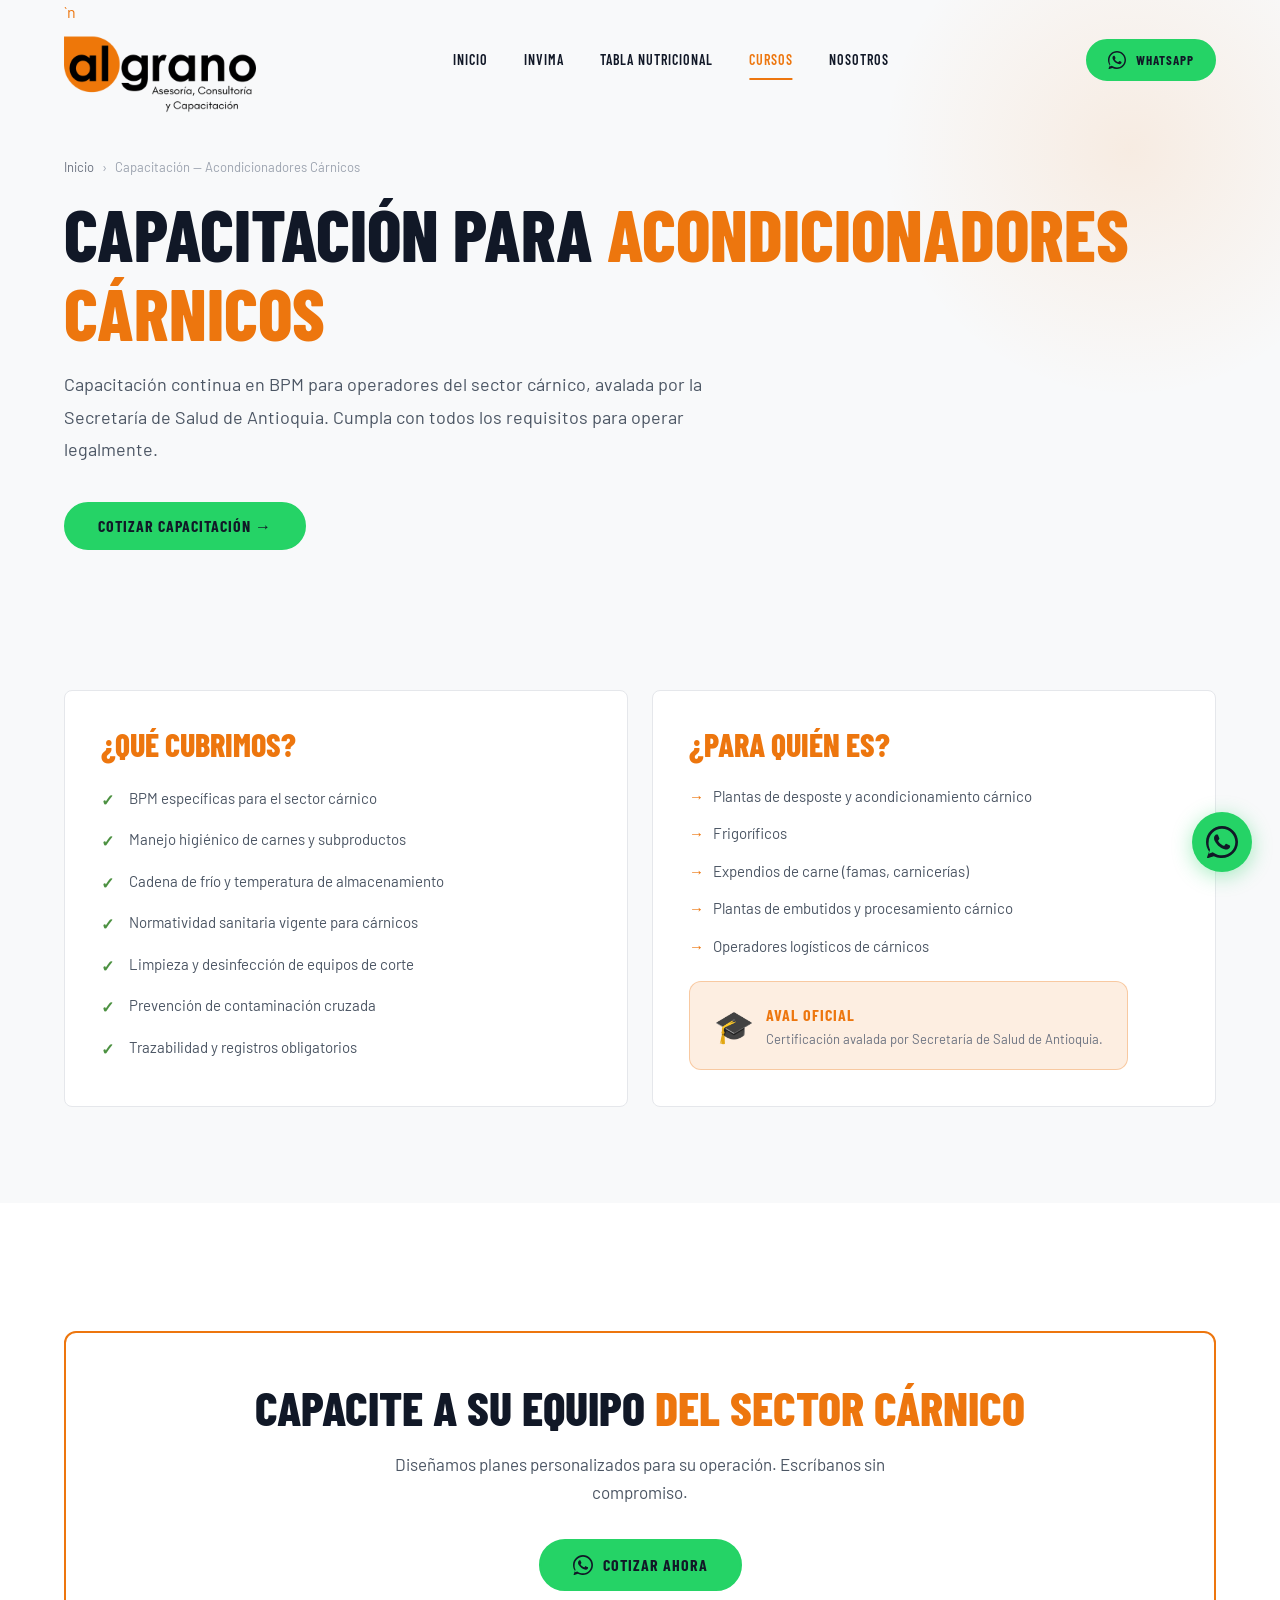
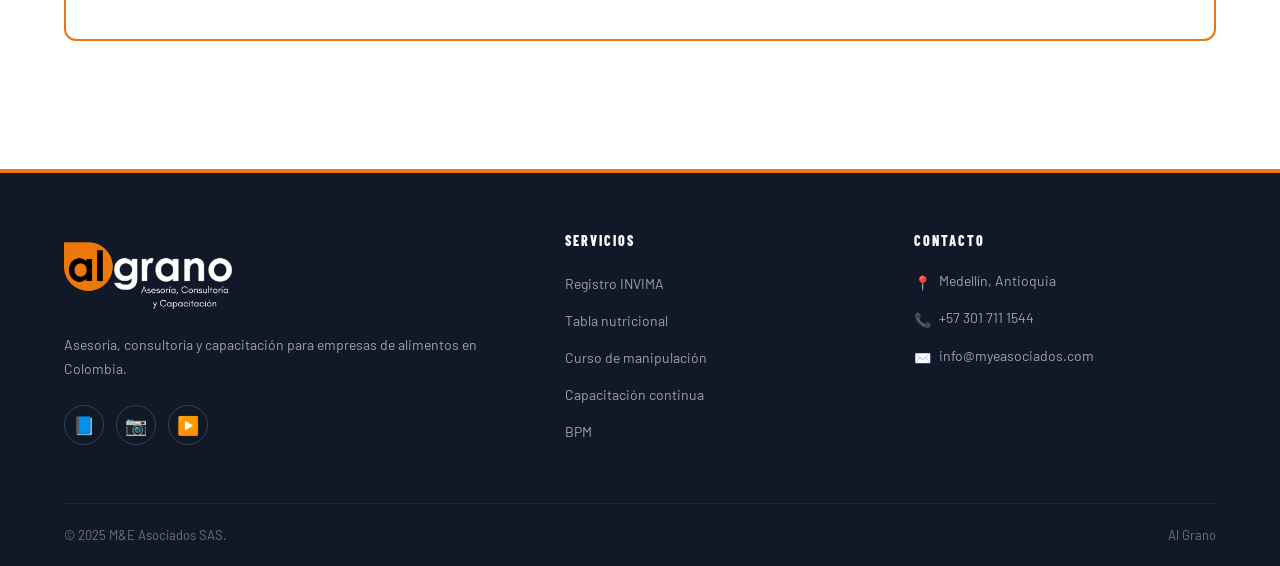
<file: capacitacion-acondicionadores-carnicos.html>
<!DOCTYPE html>
<html lang="es">
<head>
  <meta charset="UTF-8">
  <meta name="viewport" content="width=device-width, initial-scale=1.0">
  <title>Capacitación Acondicionadores Cárnicos | Al Grano M&E</title>
  <meta name="description" content="Capacitación continua para operadores del sector cárnico. BPM, normatividad y certificación avalada por Secretaría de Salud de Antioquia.">
  <meta name="robots" content="index, follow">
  <link rel="canonical" href="https://www.myeasociados.com/capacitacion-continua-acondicionadores-carnicos/">
  <meta property="og:type" content="website">
  <meta property="og:title" content="Capacitación Acondicionadores Cárnicos | Al Grano">
  <meta property="og:locale" content="es_CO">
  <link rel="preconnect" href="https://fonts.googleapis.com">
  <link rel="preconnect" href="https://fonts.gstatic.com" crossorigin>
  <link rel="stylesheet" href="css/styles.css">
  <script type="application/ld+json">
  { "@context": "https://schema.org", "@type": "Service", "name": "Capacitación Continua para Acondicionadores Cárnicos", "description": "Capacitación en BPM para operadores del sector cárnico avalada por Secretaría de Salud de Antioquia.", "provider": { "@type": "ProfessionalService", "name": "M&E Asociados SAS - Al Grano" } }
  </script>
  <script type="application/ld+json">
  { "@context": "https://schema.org", "@type": "BreadcrumbList", "itemListElement": [
    { "@type": "ListItem", "position": 1, "name": "Inicio", "item": "https://www.myeasociados.com/" },
    { "@type": "ListItem", "position": 2, "name": "Capacitación Acondicionadores Cárnicos", "item": "https://www.myeasociados.com/capacitacion-continua-acondicionadores-carnicos/" }
  ] }
  </script>
</head>
<body>
  <header class="site-header" id="header"><div class="header-inner"><a href="index.html" class="header-logo">`n        <img src="img/logo.png" alt="Al Grano" width="320" height="96"></a><nav class="nav-menu" aria-label="Navegación"><a href="index.html">Inicio</a><a href="asesoria-registro-invima-alimentos.html">INVIMA</a><a href="tabla-nutricional-colombia.html">Tabla Nutricional</a><a href="curso-manipulacion-de-alimentos.html" class="active">Cursos</a><a href="nosotros.html">Nosotros</a></nav><div class="header-cta"><a href="https://wa.me/573017111544" class="btn btn-wa btn-sm" target="_blank" rel="noopener"><svg width="18" height="18" viewBox="0 0 24 24" fill="currentColor"><path d="M17.472 14.382c-.297-.149-1.758-.867-2.03-.967-.273-.099-.471-.148-.67.15-.197.297-.767.966-.94 1.164-.173.199-.347.223-.644.075-.297-.15-1.255-.463-2.39-1.475-.883-.788-1.48-1.761-1.653-2.059-.173-.297-.018-.458.13-.606.134-.133.298-.347.446-.52.149-.174.198-.298.298-.497.099-.198.05-.371-.025-.52-.075-.149-.669-1.612-.916-2.207-.242-.579-.487-.5-.669-.51-.173-.008-.371-.01-.57-.01-.198 0-.52.074-.792.372-.272.297-1.04 1.016-1.04 2.479 0 1.462 1.065 2.875 1.213 3.074.149.198 2.096 3.2 5.077 4.487.709.306 1.262.489 1.694.625.712.227 1.36.195 1.871.118.571-.085 1.758-.719 2.006-1.413.248-.694.248-1.289.173-1.413-.074-.124-.272-.198-.57-.347z"/><path d="M12 0C5.373 0 0 5.373 0 12c0 2.625.846 5.059 2.284 7.034L.789 23.492a.5.5 0 00.613.613l4.458-1.495A11.932 11.932 0 0012 24c6.627 0 12-5.373 12-12S18.627 0 12 0zm0 22c-2.363 0-4.55-.712-6.383-1.932l-.446-.296-3.155 1.058 1.058-3.155-.296-.446A9.935 9.935 0 012 12C2 6.486 6.486 2 12 2s10 4.486 10 10-4.486 10-10 10z"/></svg> WhatsApp</a></div><button class="hamburger" id="hamburger" aria-label="Menú"><span></span><span></span><span></span></button></div></header>
  <div class="mobile-overlay" id="mobile-overlay"><nav class="nav-menu"><a href="index.html">Inicio</a><a href="asesoria-registro-invima-alimentos.html">INVIMA</a><a href="tabla-nutricional-colombia.html">Tabla Nutricional</a><a href="curso-manipulacion-de-alimentos.html" class="active">Cursos</a><a href="nosotros.html">Nosotros</a><a href="https://wa.me/573017111544" class="btn btn-wa" target="_blank" rel="noopener">WhatsApp</a></nav></div>

  <div class="page-hero"><div class="container">
    <div class="breadcrumbs"><a href="index.html">Inicio</a><span>›</span>Capacitación — Acondicionadores Cárnicos</div>
    <h1>Capacitación para <span class="text-naranja">acondicionadores cárnicos</span></h1>
    <p class="hero-desc">Capacitación continua en BPM para operadores del sector cárnico, avalada por la Secretaría de Salud de Antioquia. Cumpla con todos los requisitos para operar legalmente.</p>
    <div class="hero-buttons mt-24"><a href="https://wa.me/573017111544?text=Hola,%20quiero%20cotizar%20capacitación%20para%20cárnicos" class="btn btn-wa" target="_blank" rel="noopener">Cotizar capacitación →</a></div>
  </div></div>

  <section class="section section-dark"><div class="container">
    <div class="info-grid">
      <div class="content-block reveal">
        <h3>¿Qué cubrimos?</h3>
        <ul class="check-list">
          <li>BPM específicas para el sector cárnico</li>
          <li>Manejo higiénico de carnes y subproductos</li>
          <li>Cadena de frío y temperatura de almacenamiento</li>
          <li>Normatividad sanitaria vigente para cárnicos</li>
          <li>Limpieza y desinfección de equipos de corte</li>
          <li>Prevención de contaminación cruzada</li>
          <li>Trazabilidad y registros obligatorios</li>
        </ul>
      </div>
      <div class="content-block reveal">
        <h3>¿Para quién es?</h3>
        <ul class="arrow-list">
          <li>Plantas de desposte y acondicionamiento cárnico</li>
          <li>Frigoríficos</li>
          <li>Expendios de carne (famas, carnicerías)</li>
          <li>Plantas de embutidos y procesamiento cárnico</li>
          <li>Operadores logísticos de cárnicos</li>
        </ul>
        <div class="guarantee-badge mt-16">
          <span class="badge-icon">🎓</span>
          <div><strong>Aval oficial</strong><span>Certificación avalada por Secretaría de Salud de Antioquia.</span></div>
        </div>
      </div>
    </div>
  </div></section>

  <section class="section section-darker"><div class="container">
    <div class="cta-bottom reveal">
      <h2>Capacite a su equipo <span class="text-naranja">del sector cárnico</span></h2>
      <p>Diseñamos planes personalizados para su operación. Escríbanos sin compromiso.</p>
      <div class="btn-group"><a href="https://wa.me/573017111544?text=Hola,%20quiero%20cotizar%20capacitación%20para%20cárnicos" class="btn btn-wa" target="_blank" rel="noopener"><svg width="20" height="20" viewBox="0 0 24 24" fill="currentColor"><path d="M17.472 14.382c-.297-.149-1.758-.867-2.03-.967-.273-.099-.471-.148-.67.15-.197.297-.767.966-.94 1.164-.173.199-.347.223-.644.075-.297-.15-1.255-.463-2.39-1.475-.883-.788-1.48-1.761-1.653-2.059-.173-.297-.018-.458.13-.606.134-.133.298-.347.446-.52.149-.174.198-.298.298-.497.099-.198.05-.371-.025-.52-.075-.149-.669-1.612-.916-2.207-.242-.579-.487-.5-.669-.51-.173-.008-.371-.01-.57-.01-.198 0-.52.074-.792.372-.272.297-1.04 1.016-1.04 2.479 0 1.462 1.065 2.875 1.213 3.074.149.198 2.096 3.2 5.077 4.487.709.306 1.262.489 1.694.625.712.227 1.36.195 1.871.118.571-.085 1.758-.719 2.006-1.413.248-.694.248-1.289.173-1.413-.074-.124-.272-.198-.57-.347z"/><path d="M12 0C5.373 0 0 5.373 0 12c0 2.625.846 5.059 2.284 7.034L.789 23.492a.5.5 0 00.613.613l4.458-1.495A11.932 11.932 0 0012 24c6.627 0 12-5.373 12-12S18.627 0 12 0zm0 22c-2.363 0-4.55-.712-6.383-1.932l-.446-.296-3.155 1.058 1.058-3.155-.296-.446A9.935 9.935 0 012 12C2 6.486 6.486 2 12 2s10 4.486 10 10-4.486 10-10 10z"/></svg> Cotizar ahora</a></div>
    </div>
  </div></section>

  <footer class="site-footer"><div class="container"><div class="footer-grid"><div class="footer-brand"><img src="img/logo-white.png" alt="Al Grano" width="280" height="84"><p>Asesoría, consultoría y capacitación para empresas de alimentos en Colombia.</p><div class="footer-social"><a href="https://www.facebook.com/algrano.asesori" target="_blank" rel="noopener" aria-label="Facebook">📘</a><a href="https://www.instagram.com/algrano.asesoria/" target="_blank" rel="noopener" aria-label="Instagram">📷</a><a href="https://www.youtube.com/channel/UCFFAqX9oHzDlftXlxDeHO3A/" target="_blank" rel="noopener" aria-label="YouTube">▶️</a></div></div><div class="footer-nav"><h4>Servicios</h4><ul><li><a href="asesoria-registro-invima-alimentos.html">Registro INVIMA</a></li><li><a href="tabla-nutricional-colombia.html">Tabla nutricional</a></li><li><a href="curso-manipulacion-de-alimentos.html">Curso de manipulación</a></li><li><a href="capacitacion-empresas-alimentos.html">Capacitación continua</a></li><li><a href="buenas-practicas-manufactura-bpm.html">BPM</a></li></ul></div><div class="footer-nav footer-contact"><h4>Contacto</h4><p><span class="icon">📍</span> Medellín, Antioquia</p><p><span class="icon">📞</span> +57 301 711 1544</p><p><span class="icon">✉️</span> info@myeasociados.com</p></div></div><div class="footer-bottom"><span>© 2025 M&E Asociados SAS.</span><span>Al Grano</span></div></div></footer>
  <a href="https://wa.me/573017111544" class="wa-float" target="_blank" rel="noopener" aria-label="WhatsApp"><svg viewBox="0 0 24 24"><path d="M17.472 14.382c-.297-.149-1.758-.867-2.03-.967-.273-.099-.471-.148-.67.15-.197.297-.767.966-.94 1.164-.173.199-.347.223-.644.075-.297-.15-1.255-.463-2.39-1.475-.883-.788-1.48-1.761-1.653-2.059-.173-.297-.018-.458.13-.606.134-.133.298-.347.446-.52.149-.174.198-.298.298-.497.099-.198.05-.371-.025-.52-.075-.149-.669-1.612-.916-2.207-.242-.579-.487-.5-.669-.51-.173-.008-.371-.01-.57-.01-.198 0-.52.074-.792.372-.272.297-1.04 1.016-1.04 2.479 0 1.462 1.065 2.875 1.213 3.074.149.198 2.096 3.2 5.077 4.487.709.306 1.262.489 1.694.625.712.227 1.36.195 1.871.118.571-.085 1.758-.719 2.006-1.413.248-.694.248-1.289.173-1.413-.074-.124-.272-.198-.57-.347z"/><path d="M12 0C5.373 0 0 5.373 0 12c0 2.625.846 5.059 2.284 7.034L.789 23.492a.5.5 0 00.613.613l4.458-1.495A11.932 11.932 0 0012 24c6.627 0 12-5.373 12-12S18.627 0 12 0zm0 22c-2.363 0-4.55-.712-6.383-1.932l-.446-.296-3.155 1.058 1.058-3.155-.296-.446A9.935 9.935 0 012 12C2 6.486 6.486 2 12 2s10 4.486 10 10-4.486 10-10 10z"/></svg><span class="wa-tooltip">Escríbenos</span></a>
  <script src="js/main.js"></script>
</body>
</html>
</file>
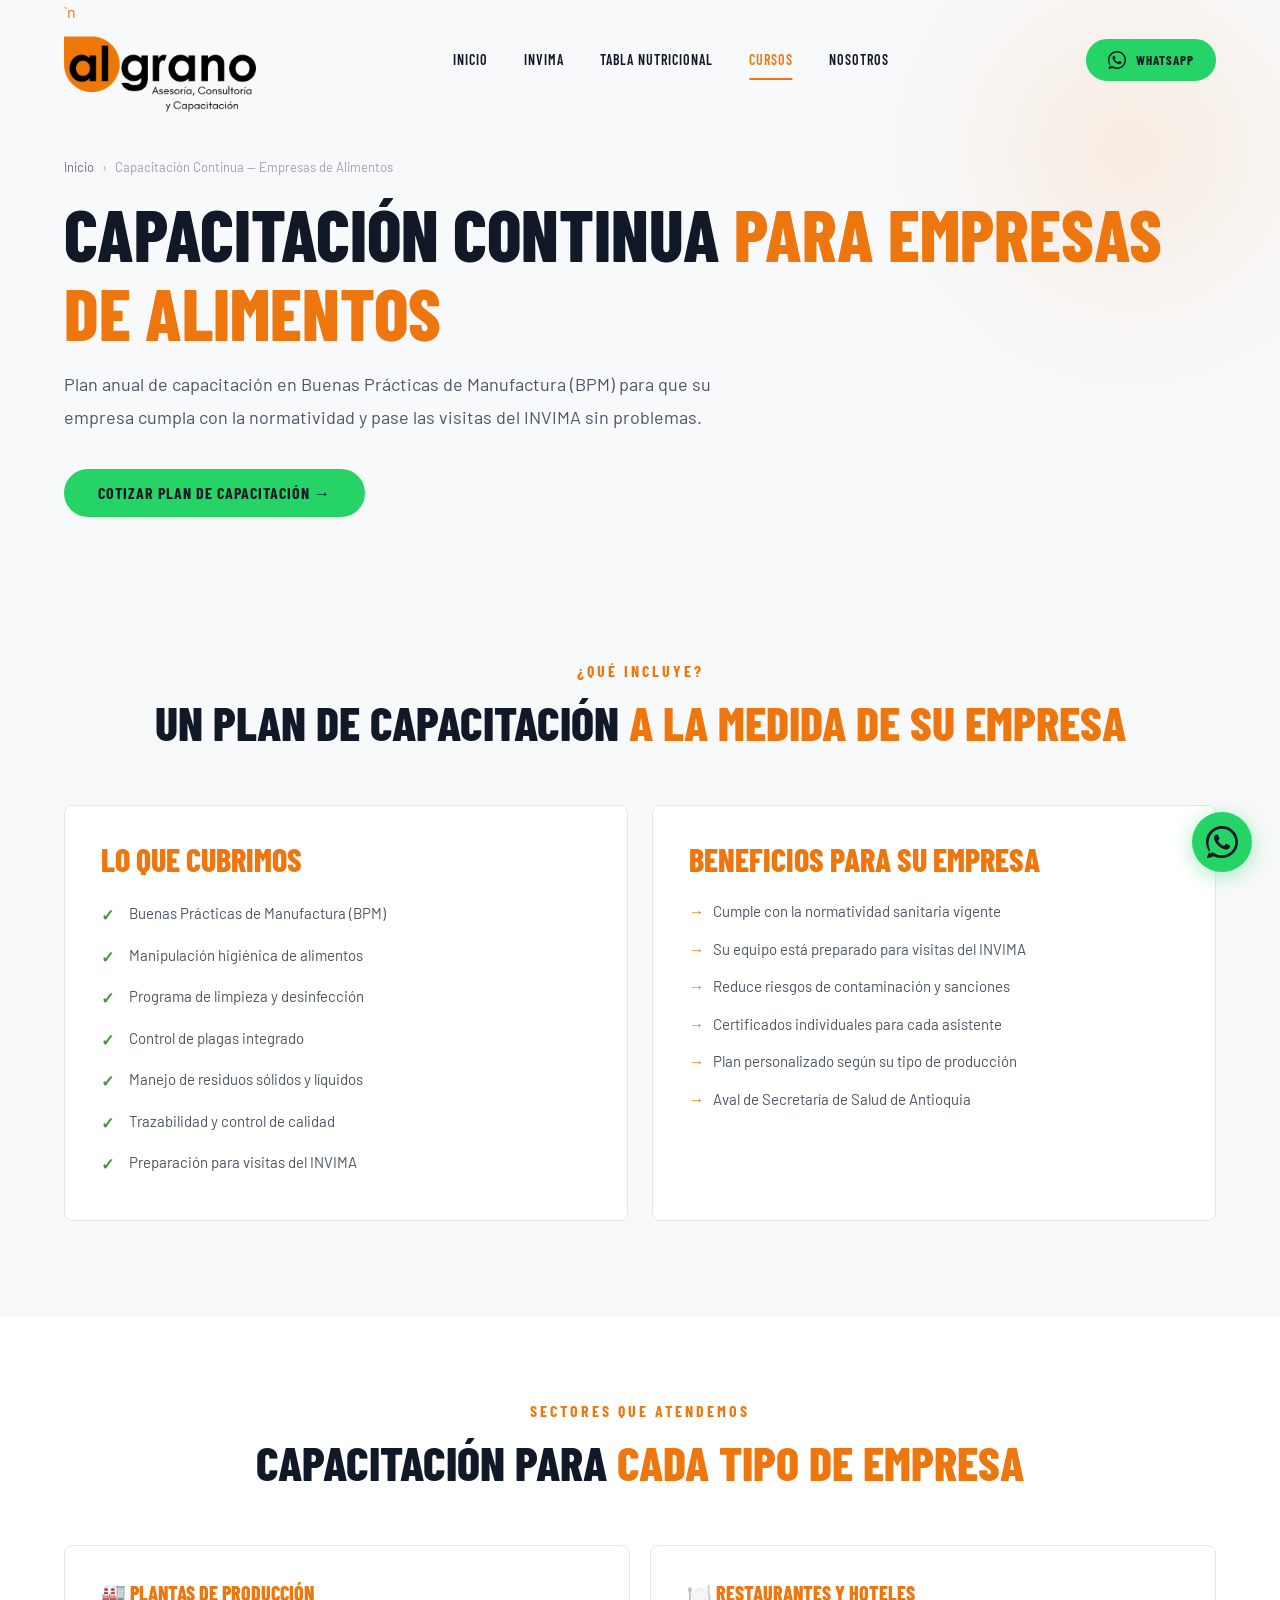
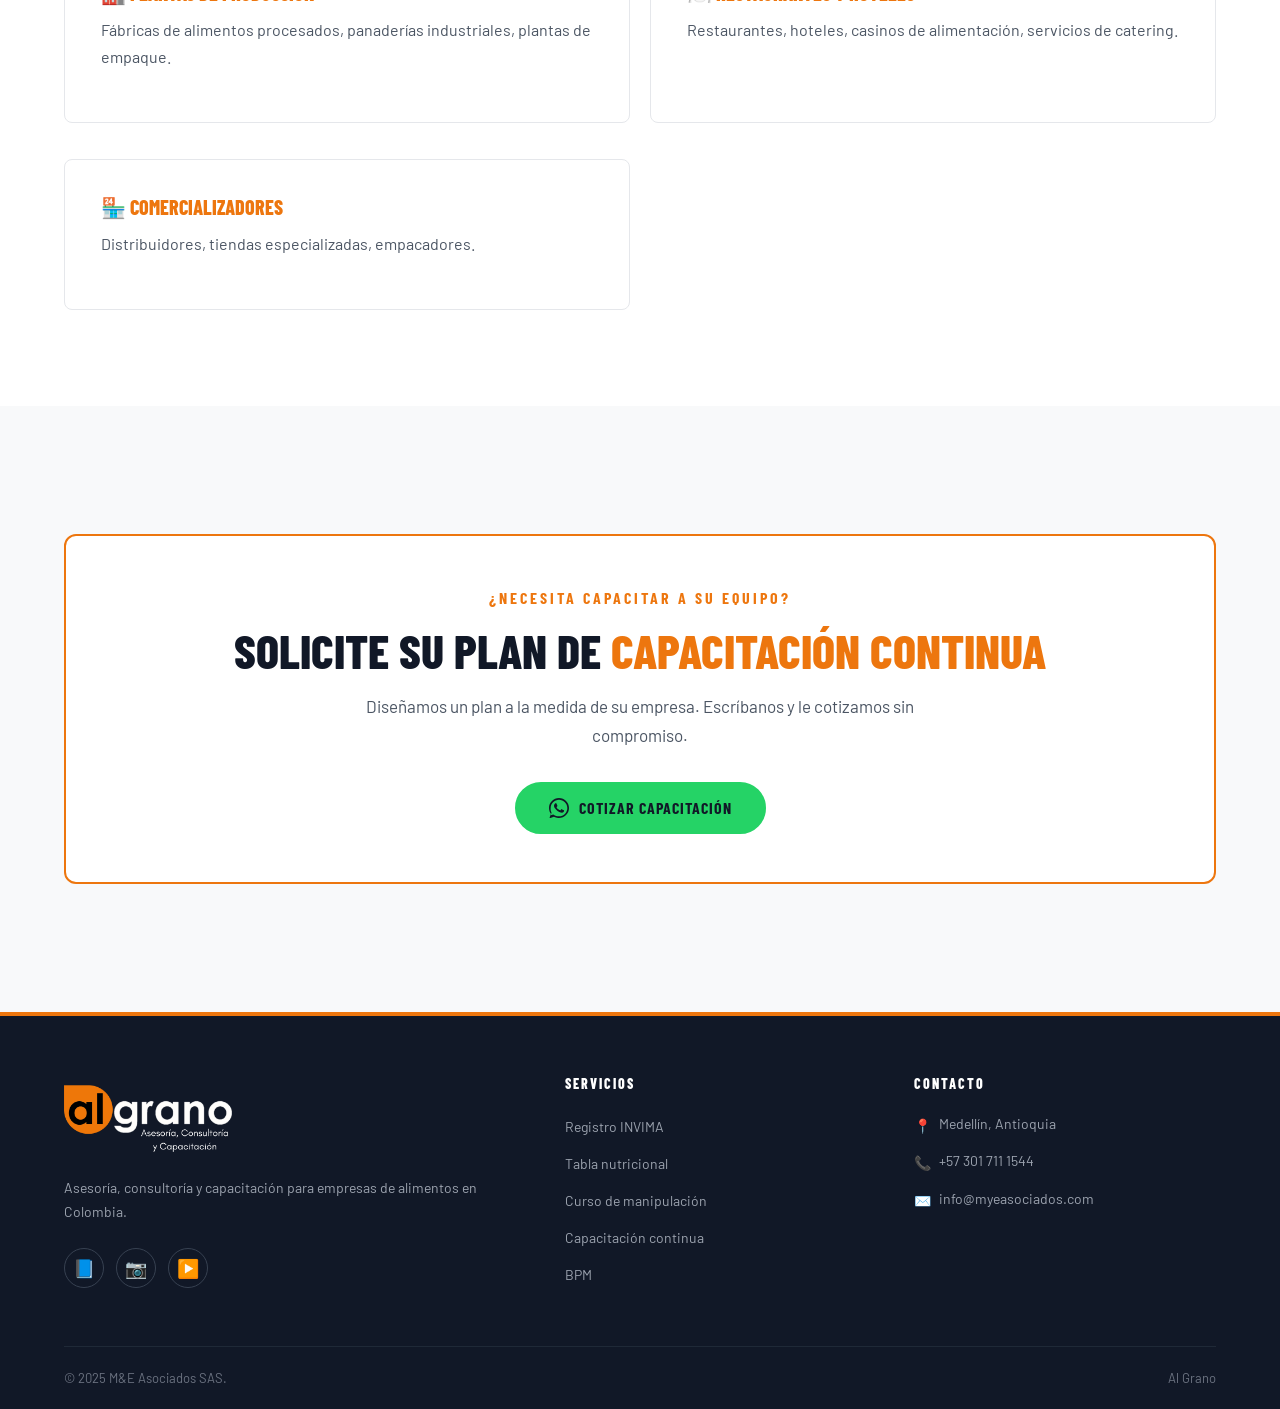
<file: capacitacion-empresas-alimentos.html>
<!DOCTYPE html>
<html lang="es">
<head>
  <meta charset="UTF-8">
  <meta name="viewport" content="width=device-width, initial-scale=1.0">
  <title>Capacitación Continua Empresas de Alimentos | Al Grano M&E</title>
  <meta name="description" content="Plan anual de capacitación continua BPM para empresas de alimentos. Avalado por Secretaría de Salud. Cumpla con la normatividad vigente.">
  <meta name="robots" content="index, follow">
  <link rel="canonical" href="https://www.myeasociados.com/capacitacion-continua-empresas-de-alimentos/">
  <meta property="og:type" content="website">
  <meta property="og:title" content="Capacitación Continua Empresas de Alimentos | Al Grano">
  <meta property="og:description" content="Plan anual de capacitación BPM avalado. Cumpla la normatividad.">
  <meta property="og:locale" content="es_CO">
  <link rel="preconnect" href="https://fonts.googleapis.com">
  <link rel="preconnect" href="https://fonts.gstatic.com" crossorigin>
  <link rel="stylesheet" href="css/styles.css">
  <script type="application/ld+json">
  { "@context": "https://schema.org", "@type": "Service", "name": "Capacitación Continua para Empresas de Alimentos", "description": "Plan anual de capacitación continua en BPM para empresas de alimentos en Colombia.", "provider": { "@type": "ProfessionalService", "name": "M&E Asociados SAS - Al Grano" } }
  </script>
  <script type="application/ld+json">
  { "@context": "https://schema.org", "@type": "BreadcrumbList", "itemListElement": [
    { "@type": "ListItem", "position": 1, "name": "Inicio", "item": "https://www.myeasociados.com/" },
    { "@type": "ListItem", "position": 2, "name": "Capacitación Continua", "item": "https://www.myeasociados.com/capacitacion-continua-empresas-de-alimentos/" }
  ] }
  </script>
</head>
<body>
  <header class="site-header" id="header"><div class="header-inner"><a href="index.html" class="header-logo">`n        <img src="img/logo.png" alt="Al Grano" width="320" height="96"></a><nav class="nav-menu" aria-label="Navegación principal"><a href="index.html">Inicio</a><a href="asesoria-registro-invima-alimentos.html">INVIMA</a><a href="tabla-nutricional-colombia.html">Tabla Nutricional</a><a href="curso-manipulacion-de-alimentos.html" class="active">Cursos</a><a href="nosotros.html">Nosotros</a></nav><div class="header-cta"><a href="https://wa.me/573017111544?text=Hola,%20quiero%20cotizar%20capacitación%20continua" class="btn btn-wa btn-sm" target="_blank" rel="noopener"><svg width="18" height="18" viewBox="0 0 24 24" fill="currentColor"><path d="M17.472 14.382c-.297-.149-1.758-.867-2.03-.967-.273-.099-.471-.148-.67.15-.197.297-.767.966-.94 1.164-.173.199-.347.223-.644.075-.297-.15-1.255-.463-2.39-1.475-.883-.788-1.48-1.761-1.653-2.059-.173-.297-.018-.458.13-.606.134-.133.298-.347.446-.52.149-.174.198-.298.298-.497.099-.198.05-.371-.025-.52-.075-.149-.669-1.612-.916-2.207-.242-.579-.487-.5-.669-.51-.173-.008-.371-.01-.57-.01-.198 0-.52.074-.792.372-.272.297-1.04 1.016-1.04 2.479 0 1.462 1.065 2.875 1.213 3.074.149.198 2.096 3.2 5.077 4.487.709.306 1.262.489 1.694.625.712.227 1.36.195 1.871.118.571-.085 1.758-.719 2.006-1.413.248-.694.248-1.289.173-1.413-.074-.124-.272-.198-.57-.347z"/><path d="M12 0C5.373 0 0 5.373 0 12c0 2.625.846 5.059 2.284 7.034L.789 23.492a.5.5 0 00.613.613l4.458-1.495A11.932 11.932 0 0012 24c6.627 0 12-5.373 12-12S18.627 0 12 0zm0 22c-2.363 0-4.55-.712-6.383-1.932l-.446-.296-3.155 1.058 1.058-3.155-.296-.446A9.935 9.935 0 012 12C2 6.486 6.486 2 12 2s10 4.486 10 10-4.486 10-10 10z"/></svg> WhatsApp</a></div><button class="hamburger" id="hamburger" aria-label="Menú"><span></span><span></span><span></span></button></div></header>
  <div class="mobile-overlay" id="mobile-overlay"><nav class="nav-menu"><a href="index.html">Inicio</a><a href="asesoria-registro-invima-alimentos.html">INVIMA</a><a href="tabla-nutricional-colombia.html">Tabla Nutricional</a><a href="curso-manipulacion-de-alimentos.html" class="active">Cursos</a><a href="nosotros.html">Nosotros</a><a href="https://wa.me/573017111544" class="btn btn-wa" target="_blank" rel="noopener">WhatsApp</a></nav></div>

  <div class="page-hero"><div class="container">
    <div class="breadcrumbs"><a href="index.html">Inicio</a><span>›</span>Capacitación Continua — Empresas de Alimentos</div>
    <h1>Capacitación continua <span class="text-naranja">para empresas de alimentos</span></h1>
    <p class="hero-desc">Plan anual de capacitación en Buenas Prácticas de Manufactura (BPM) para que su empresa cumpla con la normatividad y pase las visitas del INVIMA sin problemas.</p>
    <div class="hero-buttons mt-24"><a href="https://wa.me/573017111544?text=Hola,%20quiero%20cotizar%20el%20plan%20de%20capacitación%20continua" class="btn btn-wa" target="_blank" rel="noopener">Cotizar plan de capacitación →</a></div>
  </div></div>

  <section class="section section-dark"><div class="container">
    <div class="section-header reveal"><span class="section-label">¿Qué incluye?</span><h2>Un plan de capacitación <span class="text-naranja">a la medida de su empresa</span></h2></div>
    <div class="info-grid">
      <div class="content-block reveal">
        <h3>Lo que cubrimos</h3>
        <ul class="check-list">
          <li>Buenas Prácticas de Manufactura (BPM)</li>
          <li>Manipulación higiénica de alimentos</li>
          <li>Programa de limpieza y desinfección</li>
          <li>Control de plagas integrado</li>
          <li>Manejo de residuos sólidos y líquidos</li>
          <li>Trazabilidad y control de calidad</li>
          <li>Preparación para visitas del INVIMA</li>
        </ul>
      </div>
      <div class="content-block reveal">
        <h3>Beneficios para su empresa</h3>
        <ul class="arrow-list">
          <li>Cumple con la normatividad sanitaria vigente</li>
          <li>Su equipo está preparado para visitas del INVIMA</li>
          <li>Reduce riesgos de contaminación y sanciones</li>
          <li>Certificados individuales para cada asistente</li>
          <li>Plan personalizado según su tipo de producción</li>
          <li>Aval de Secretaría de Salud de Antioquia</li>
        </ul>
      </div>
    </div>
  </div></section>

  <section class="section section-darker"><div class="container">
    <div class="section-header reveal"><span class="section-label">Sectores que atendemos</span><h2>Capacitación para <span class="text-naranja">cada tipo de empresa</span></h2></div>
    <div class="services-grid grid-3">
      <div class="content-block reveal"><h4 class="text-naranja">🏭 Plantas de producción</h4><p>Fábricas de alimentos procesados, panaderías industriales, plantas de empaque.</p></div>
      <div class="content-block reveal"><h4 class="text-naranja">🍽️ Restaurantes y hoteles</h4><p>Restaurantes, hoteles, casinos de alimentación, servicios de catering.</p></div>
      <div class="content-block reveal"><h4 class="text-naranja">🏪 Comercializadores</h4><p>Distribuidores, tiendas especializadas, empacadores.</p></div>
    </div>
  </div></section>

  <section class="section section-dark"><div class="container">
    <div class="cta-bottom reveal">
      <span class="section-label">¿Necesita capacitar a su equipo?</span>
      <h2>Solicite su plan de <span class="text-naranja">capacitación continua</span></h2>
      <p>Diseñamos un plan a la medida de su empresa. Escríbanos y le cotizamos sin compromiso.</p>
      <div class="btn-group">
        <a href="https://wa.me/573017111544?text=Hola,%20quiero%20cotizar%20el%20plan%20de%20capacitación%20continua%20para%20mi%20empresa" class="btn btn-wa" target="_blank" rel="noopener"><svg width="20" height="20" viewBox="0 0 24 24" fill="currentColor"><path d="M17.472 14.382c-.297-.149-1.758-.867-2.03-.967-.273-.099-.471-.148-.67.15-.197.297-.767.966-.94 1.164-.173.199-.347.223-.644.075-.297-.15-1.255-.463-2.39-1.475-.883-.788-1.48-1.761-1.653-2.059-.173-.297-.018-.458.13-.606.134-.133.298-.347.446-.52.149-.174.198-.298.298-.497.099-.198.05-.371-.025-.52-.075-.149-.669-1.612-.916-2.207-.242-.579-.487-.5-.669-.51-.173-.008-.371-.01-.57-.01-.198 0-.52.074-.792.372-.272.297-1.04 1.016-1.04 2.479 0 1.462 1.065 2.875 1.213 3.074.149.198 2.096 3.2 5.077 4.487.709.306 1.262.489 1.694.625.712.227 1.36.195 1.871.118.571-.085 1.758-.719 2.006-1.413.248-.694.248-1.289.173-1.413-.074-.124-.272-.198-.57-.347z"/><path d="M12 0C5.373 0 0 5.373 0 12c0 2.625.846 5.059 2.284 7.034L.789 23.492a.5.5 0 00.613.613l4.458-1.495A11.932 11.932 0 0012 24c6.627 0 12-5.373 12-12S18.627 0 12 0zm0 22c-2.363 0-4.55-.712-6.383-1.932l-.446-.296-3.155 1.058 1.058-3.155-.296-.446A9.935 9.935 0 012 12C2 6.486 6.486 2 12 2s10 4.486 10 10-4.486 10-10 10z"/></svg> Cotizar capacitación</a>
      </div>
    </div>
  </div></section>

  <footer class="site-footer"><div class="container"><div class="footer-grid"><div class="footer-brand"><img src="img/logo-white.png" alt="Al Grano" width="280" height="84"><p>Asesoría, consultoría y capacitación para empresas de alimentos en Colombia.</p><div class="footer-social"><a href="https://www.facebook.com/algrano.asesori" target="_blank" rel="noopener" aria-label="Facebook">📘</a><a href="https://www.instagram.com/algrano.asesoria/" target="_blank" rel="noopener" aria-label="Instagram">📷</a><a href="https://www.youtube.com/channel/UCFFAqX9oHzDlftXlxDeHO3A/" target="_blank" rel="noopener" aria-label="YouTube">▶️</a></div></div><div class="footer-nav"><h4>Servicios</h4><ul><li><a href="asesoria-registro-invima-alimentos.html">Registro INVIMA</a></li><li><a href="tabla-nutricional-colombia.html">Tabla nutricional</a></li><li><a href="curso-manipulacion-de-alimentos.html">Curso de manipulación</a></li><li><a href="capacitacion-empresas-alimentos.html">Capacitación continua</a></li><li><a href="buenas-practicas-manufactura-bpm.html">BPM</a></li></ul></div><div class="footer-nav footer-contact"><h4>Contacto</h4><p><span class="icon">📍</span> Medellín, Antioquia</p><p><span class="icon">📞</span> +57 301 711 1544</p><p><span class="icon">✉️</span> info@myeasociados.com</p></div></div><div class="footer-bottom"><span>© 2025 M&E Asociados SAS.</span><span>Al Grano</span></div></div></footer>

  <a href="https://wa.me/573017111544" class="wa-float" target="_blank" rel="noopener" aria-label="WhatsApp"><svg viewBox="0 0 24 24"><path d="M17.472 14.382c-.297-.149-1.758-.867-2.03-.967-.273-.099-.471-.148-.67.15-.197.297-.767.966-.94 1.164-.173.199-.347.223-.644.075-.297-.15-1.255-.463-2.39-1.475-.883-.788-1.48-1.761-1.653-2.059-.173-.297-.018-.458.13-.606.134-.133.298-.347.446-.52.149-.174.198-.298.298-.497.099-.198.05-.371-.025-.52-.075-.149-.669-1.612-.916-2.207-.242-.579-.487-.5-.669-.51-.173-.008-.371-.01-.57-.01-.198 0-.52.074-.792.372-.272.297-1.04 1.016-1.04 2.479 0 1.462 1.065 2.875 1.213 3.074.149.198 2.096 3.2 5.077 4.487.709.306 1.262.489 1.694.625.712.227 1.36.195 1.871.118.571-.085 1.758-.719 2.006-1.413.248-.694.248-1.289.173-1.413-.074-.124-.272-.198-.57-.347z"/><path d="M12 0C5.373 0 0 5.373 0 12c0 2.625.846 5.059 2.284 7.034L.789 23.492a.5.5 0 00.613.613l4.458-1.495A11.932 11.932 0 0012 24c6.627 0 12-5.373 12-12S18.627 0 12 0zm0 22c-2.363 0-4.55-.712-6.383-1.932l-.446-.296-3.155 1.058 1.058-3.155-.296-.446A9.935 9.935 0 012 12C2 6.486 6.486 2 12 2s10 4.486 10 10-4.486 10-10 10z"/></svg><span class="wa-tooltip">Escríbenos</span></a>
  <script src="js/main.js"></script>
</body>
</html>
</file>
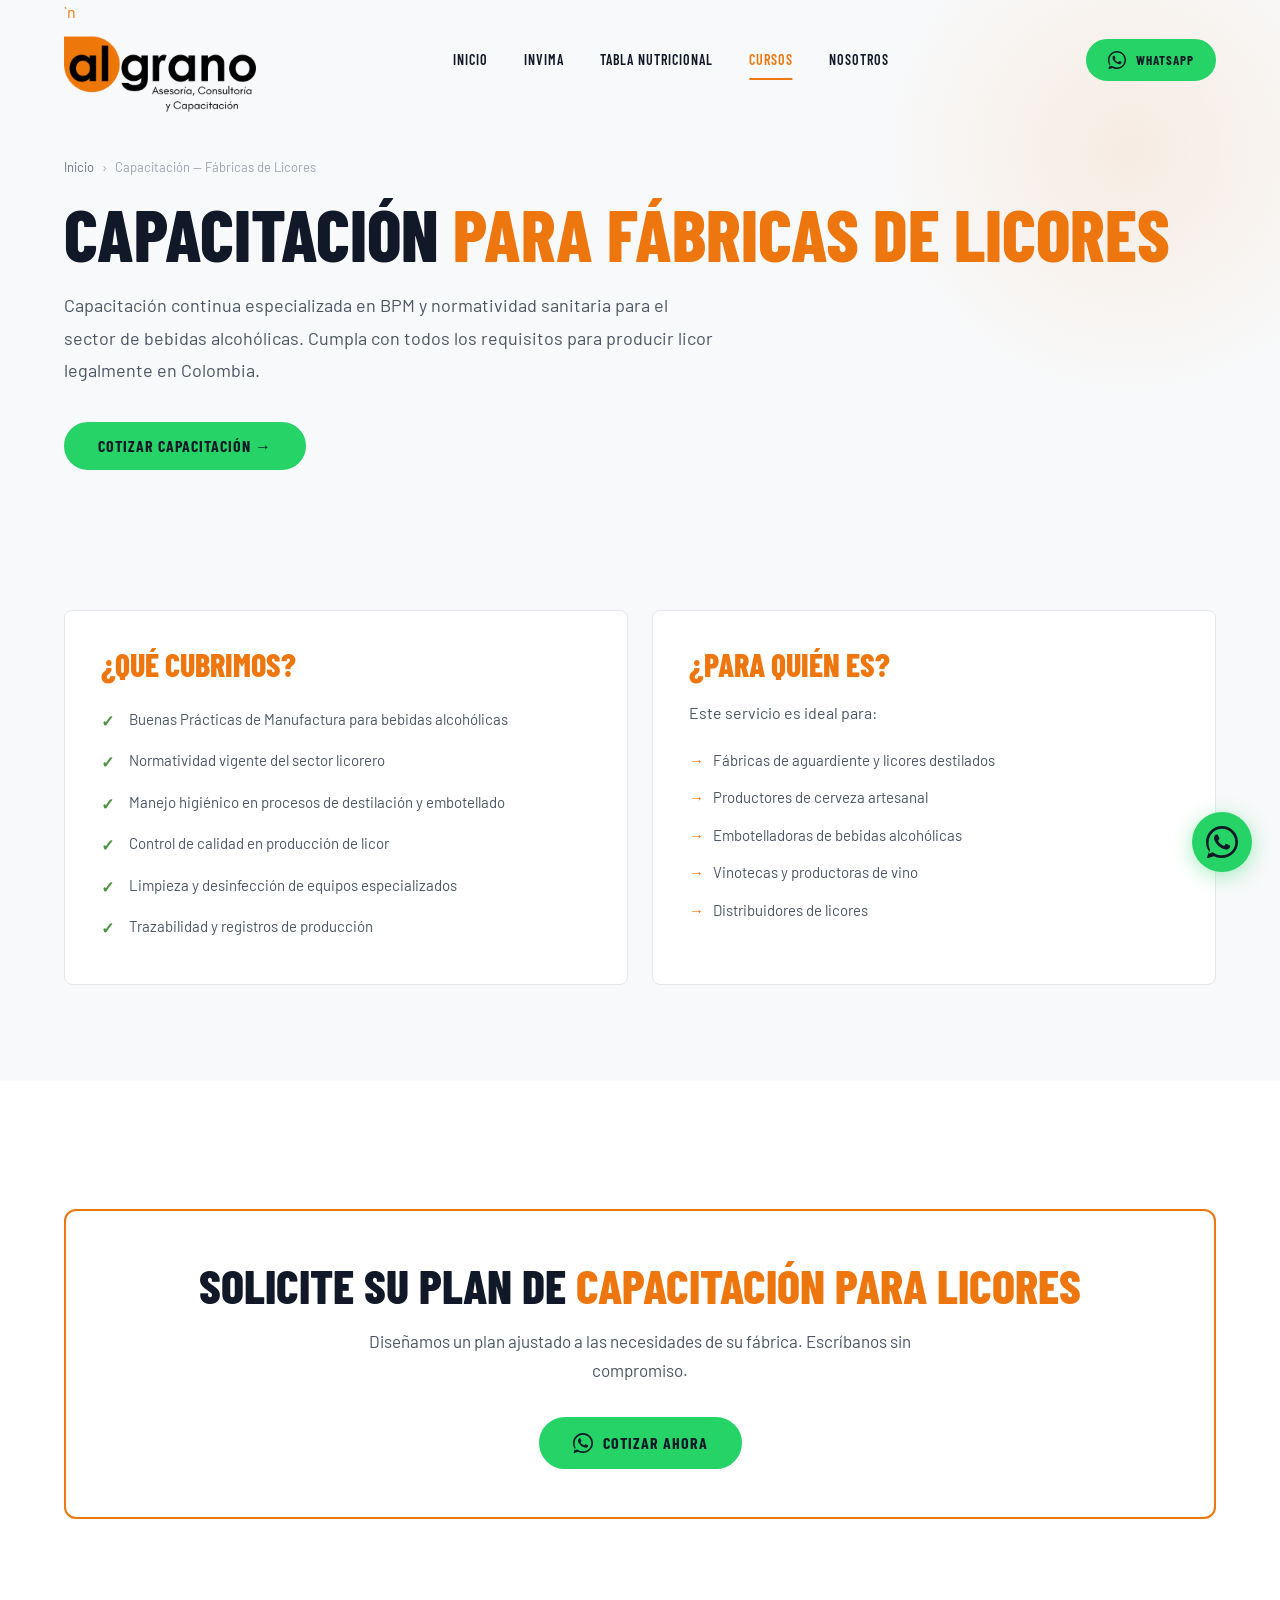
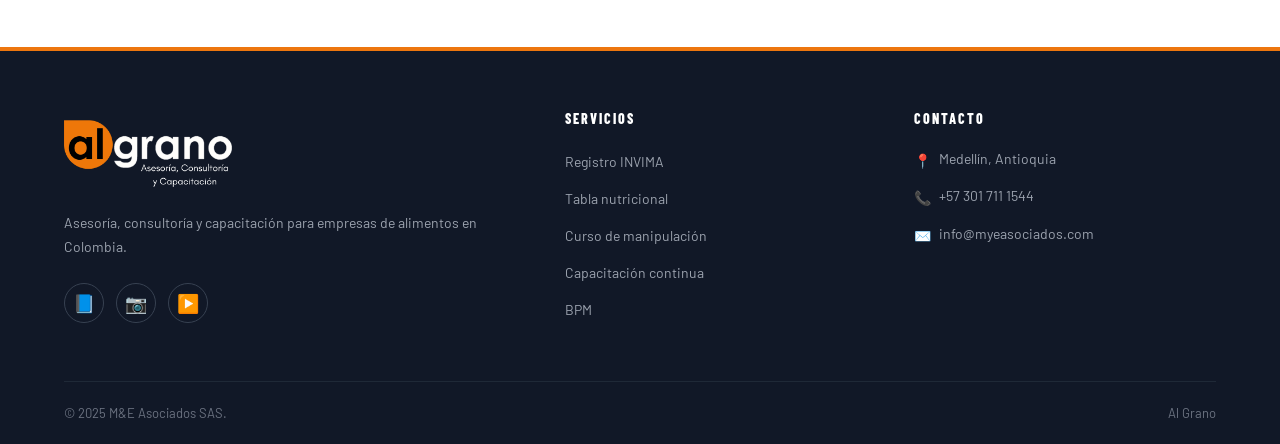
<file: capacitacion-fabricas-licores.html>
<!DOCTYPE html>
<html lang="es">

<head>
  <meta charset="UTF-8">
  <meta name="viewport" content="width=device-width, initial-scale=1.0">
  <title>Capacitación Fábricas de Licores | Al Grano M&E Asociados</title>
  <meta name="description"
    content="Capacitación continua especializada para fábricas de licores y bebidas alcohólicas. BPM, normatividad sectorial y certificación avalada.">
  <meta name="robots" content="index, follow">
  <link rel="canonical" href="https://www.myeasociados.com/capacitacion-continua-fabricas-de-licores/">
  <meta property="og:type" content="website">
  <meta property="og:title" content="Capacitación Fábricas de Licores | Al Grano">
  <meta property="og:locale" content="es_CO">
  <link rel="preconnect" href="https://fonts.googleapis.com">
  <link rel="preconnect" href="https://fonts.gstatic.com" crossorigin>
  <link rel="stylesheet" href="css/styles.css">
  <script type="application/ld+json">
  { "@context": "https://schema.org", "@type": "Service", "name": "Capacitación Continua para Fábricas de Licores", "description": "Capacitación especializada en BPM para el sector de bebidas alcohólicas en Colombia.", "provider": { "@type": "ProfessionalService", "name": "M&E Asociados SAS - Al Grano" } }
  </script>
  <script type="application/ld+json">
  { "@context": "https://schema.org", "@type": "BreadcrumbList", "itemListElement": [
    { "@type": "ListItem", "position": 1, "name": "Inicio", "item": "https://www.myeasociados.com/" },
    { "@type": "ListItem", "position": 2, "name": "Capacitación Fábricas de Licores", "item": "https://www.myeasociados.com/capacitacion-continua-fabricas-de-licores/" }
  ] }
  </script>
</head>

<body>
  <header class="site-header" id="header">
    <div class="header-inner"><a href="index.html" class="header-logo">`n <img src="img/logo.png" alt="Al Grano"
          width="320" height="96"></a>
      <nav class="nav-menu" aria-label="Navegación"><a href="index.html">Inicio</a><a
          href="asesoria-registro-invima-alimentos.html">INVIMA</a><a href="tabla-nutricional-colombia.html">Tabla
          Nutricional</a><a href="curso-manipulacion-de-alimentos.html" class="active">Cursos</a><a
          href="nosotros.html">Nosotros</a></nav>
      <div class="header-cta"><a href="https://wa.me/573017111544" class="btn btn-wa btn-sm" target="_blank"
          rel="noopener"><svg width="18" height="18" viewBox="0 0 24 24" fill="currentColor">
            <path
              d="M17.472 14.382c-.297-.149-1.758-.867-2.03-.967-.273-.099-.471-.148-.67.15-.197.297-.767.966-.94 1.164-.173.199-.347.223-.644.075-.297-.15-1.255-.463-2.39-1.475-.883-.788-1.48-1.761-1.653-2.059-.173-.297-.018-.458.13-.606.134-.133.298-.347.446-.52.149-.174.198-.298.298-.497.099-.198.05-.371-.025-.52-.075-.149-.669-1.612-.916-2.207-.242-.579-.487-.5-.669-.51-.173-.008-.371-.01-.57-.01-.198 0-.52.074-.792.372-.272.297-1.04 1.016-1.04 2.479 0 1.462 1.065 2.875 1.213 3.074.149.198 2.096 3.2 5.077 4.487.709.306 1.262.489 1.694.625.712.227 1.36.195 1.871.118.571-.085 1.758-.719 2.006-1.413.248-.694.248-1.289.173-1.413-.074-.124-.272-.198-.57-.347z" />
            <path
              d="M12 0C5.373 0 0 5.373 0 12c0 2.625.846 5.059 2.284 7.034L.789 23.492a.5.5 0 00.613.613l4.458-1.495A11.932 11.932 0 0012 24c6.627 0 12-5.373 12-12S18.627 0 12 0zm0 22c-2.363 0-4.55-.712-6.383-1.932l-.446-.296-3.155 1.058 1.058-3.155-.296-.446A9.935 9.935 0 012 12C2 6.486 6.486 2 12 2s10 4.486 10 10-4.486 10-10 10z" />
          </svg> WhatsApp</a></div><button class="hamburger" id="hamburger"
        aria-label="Menú"><span></span><span></span><span></span></button>
    </div>
  </header>
  <div class="mobile-overlay" id="mobile-overlay">
    <nav class="nav-menu"><a href="index.html">Inicio</a><a href="asesoria-registro-invima-alimentos.html">INVIMA</a><a
        href="tabla-nutricional-colombia.html">Tabla Nutricional</a><a href="curso-manipulacion-de-alimentos.html"
        class="active">Cursos</a><a href="nosotros.html">Nosotros</a><a href="https://wa.me/573017111544"
        class="btn btn-wa" target="_blank" rel="noopener">WhatsApp</a></nav>
  </div>

  <div class="page-hero">
    <div class="container">
      <div class="breadcrumbs"><a href="index.html">Inicio</a><span>›</span>Capacitación — Fábricas de Licores</div>
      <h1>Capacitación <span class="text-naranja">para fábricas de licores</span></h1>
      <p class="hero-desc">Capacitación continua especializada en BPM y normatividad sanitaria para el sector de bebidas
        alcohólicas. Cumpla con todos los requisitos para producir licor legalmente en Colombia.</p>
      <div class="hero-buttons mt-24"><a
          href="https://wa.me/573017111544?text=Hola,%20quiero%20cotizar%20capacitación%20para%20fábrica%20de%20licores"
          class="btn btn-wa" target="_blank" rel="noopener">Cotizar capacitación →</a></div>
    </div>
  </div>

  <section class="section section-dark">
    <div class="container">
      <div class="info-grid">
        <div class="content-block reveal">
          <h3>¿Qué cubrimos?</h3>
          <ul class="check-list">
            <li>Buenas Prácticas de Manufactura para bebidas alcohólicas</li>
            <li>Normatividad vigente del sector licorero</li>
            <li>Manejo higiénico en procesos de destilación y embotellado</li>
            <li>Control de calidad en producción de licor</li>
            <li>Limpieza y desinfección de equipos especializados</li>
            <li>Trazabilidad y registros de producción</li>
          </ul>
        </div>
        <div class="content-block reveal">
          <h3>¿Para quién es?</h3>
          <p>Este servicio es ideal para:</p>
          <ul class="arrow-list">
            <li>Fábricas de aguardiente y licores destilados</li>
            <li>Productores de cerveza artesanal</li>
            <li>Embotelladoras de bebidas alcohólicas</li>
            <li>Vinotecas y productoras de vino</li>
            <li>Distribuidores de licores</li>
          </ul>
        </div>
      </div>
    </div>
  </section>

  <section class="section section-darker">
    <div class="container">
      <div class="cta-bottom reveal">
        <h2>Solicite su plan de <span class="text-naranja">capacitación para licores</span></h2>
        <p>Diseñamos un plan ajustado a las necesidades de su fábrica. Escríbanos sin compromiso.</p>
        <div class="btn-group"><a
            href="https://wa.me/573017111544?text=Hola,%20quiero%20cotizar%20capacitación%20para%20mi%20fábrica%20de%20licores"
            class="btn btn-wa" target="_blank" rel="noopener"><svg width="20" height="20" viewBox="0 0 24 24"
              fill="currentColor">
              <path
                d="M17.472 14.382c-.297-.149-1.758-.867-2.03-.967-.273-.099-.471-.148-.67.15-.197.297-.767.966-.94 1.164-.173.199-.347.223-.644.075-.297-.15-1.255-.463-2.39-1.475-.883-.788-1.48-1.761-1.653-2.059-.173-.297-.018-.458.13-.606.134-.133.298-.347.446-.52.149-.174.198-.298.298-.497.099-.198.05-.371-.025-.52-.075-.149-.669-1.612-.916-2.207-.242-.579-.487-.5-.669-.51-.173-.008-.371-.01-.57-.01-.198 0-.52.074-.792.372-.272.297-1.04 1.016-1.04 2.479 0 1.462 1.065 2.875 1.213 3.074.149.198 2.096 3.2 5.077 4.487.709.306 1.262.489 1.694.625.712.227 1.36.195 1.871.118.571-.085 1.758-.719 2.006-1.413.248-.694.248-1.289.173-1.413-.074-.124-.272-.198-.57-.347z" />
              <path
                d="M12 0C5.373 0 0 5.373 0 12c0 2.625.846 5.059 2.284 7.034L.789 23.492a.5.5 0 00.613.613l4.458-1.495A11.932 11.932 0 0012 24c6.627 0 12-5.373 12-12S18.627 0 12 0zm0 22c-2.363 0-4.55-.712-6.383-1.932l-.446-.296-3.155 1.058 1.058-3.155-.296-.446A9.935 9.935 0 012 12C2 6.486 6.486 2 12 2s10 4.486 10 10-4.486 10-10 10z" />
            </svg> Cotizar ahora</a></div>
      </div>
    </div>
  </section>

  <footer class="site-footer">
    <div class="container">
      <div class="footer-grid">
        <div class="footer-brand"><img src="img/logo-white.png" alt="Al Grano" width="280" height="84">
          <p>Asesoría, consultoría y capacitación para empresas de alimentos en Colombia.</p>
          <div class="footer-social"><a href="https://www.facebook.com/algrano.asesori" target="_blank" rel="noopener"
              aria-label="Facebook">📘</a><a href="https://www.instagram.com/algrano.asesoria/" target="_blank"
              rel="noopener" aria-label="Instagram">📷</a><a
              href="https://www.youtube.com/channel/UCFFAqX9oHzDlftXlxDeHO3A/" target="_blank" rel="noopener"
              aria-label="YouTube">▶️</a></div>
        </div>
        <div class="footer-nav">
          <h4>Servicios</h4>
          <ul>
            <li><a href="asesoria-registro-invima-alimentos.html">Registro INVIMA</a></li>
            <li><a href="tabla-nutricional-colombia.html">Tabla nutricional</a></li>
            <li><a href="curso-manipulacion-de-alimentos.html">Curso de manipulación</a></li>
            <li><a href="capacitacion-empresas-alimentos.html">Capacitación continua</a></li>
            <li><a href="buenas-practicas-manufactura-bpm.html">BPM</a></li>
          </ul>
        </div>
        <div class="footer-nav footer-contact">
          <h4>Contacto</h4>
          <p><span class="icon">📍</span> Medellín, Antioquia</p>
          <p><span class="icon">📞</span> +57 301 711 1544</p>
          <p><span class="icon">✉️</span> info@myeasociados.com</p>
        </div>
      </div>
      <div class="footer-bottom"><span>© 2025 M&E Asociados SAS.</span><span>Al Grano</span></div>
    </div>
  </footer>
  <a href="https://wa.me/573017111544" class="wa-float" target="_blank" rel="noopener" aria-label="WhatsApp"><svg
      viewBox="0 0 24 24">
      <path
        d="M17.472 14.382c-.297-.149-1.758-.867-2.03-.967-.273-.099-.471-.148-.67.15-.197.297-.767.966-.94 1.164-.173.199-.347.223-.644.075-.297-.15-1.255-.463-2.39-1.475-.883-.788-1.48-1.761-1.653-2.059-.173-.297-.018-.458.13-.606.134-.133.298-.347.446-.52.149-.174.198-.298.298-.497.099-.198.05-.371-.025-.52-.075-.149-.669-1.612-.916-2.207-.242-.579-.487-.5-.669-.51-.173-.008-.371-.01-.57-.01-.198 0-.52.074-.792.372-.272.297-1.04 1.016-1.04 2.479 0 1.462 1.065 2.875 1.213 3.074.149.198 2.096 3.2 5.077 4.487.709.306 1.262.489 1.694.625.712.227 1.36.195 1.871.118.571-.085 1.758-.719 2.006-1.413.248-.694.248-1.289.173-1.413-.074-.124-.272-.198-.57-.347z" />
      <path
        d="M12 0C5.373 0 0 5.373 0 12c0 2.625.846 5.059 2.284 7.034L.789 23.492a.5.5 0 00.613.613l4.458-1.495A11.932 11.932 0 0012 24c6.627 0 12-5.373 12-12S18.627 0 12 0zm0 22c-2.363 0-4.55-.712-6.383-1.932l-.446-.296-3.155 1.058 1.058-3.155-.296-.446A9.935 9.935 0 012 12C2 6.486 6.486 2 12 2s10 4.486 10 10-4.486 10-10 10z" />
    </svg><span class="wa-tooltip">Escríbenos</span></a>
  <script src="js/main.js"></script>
</body>

</html>
</file>
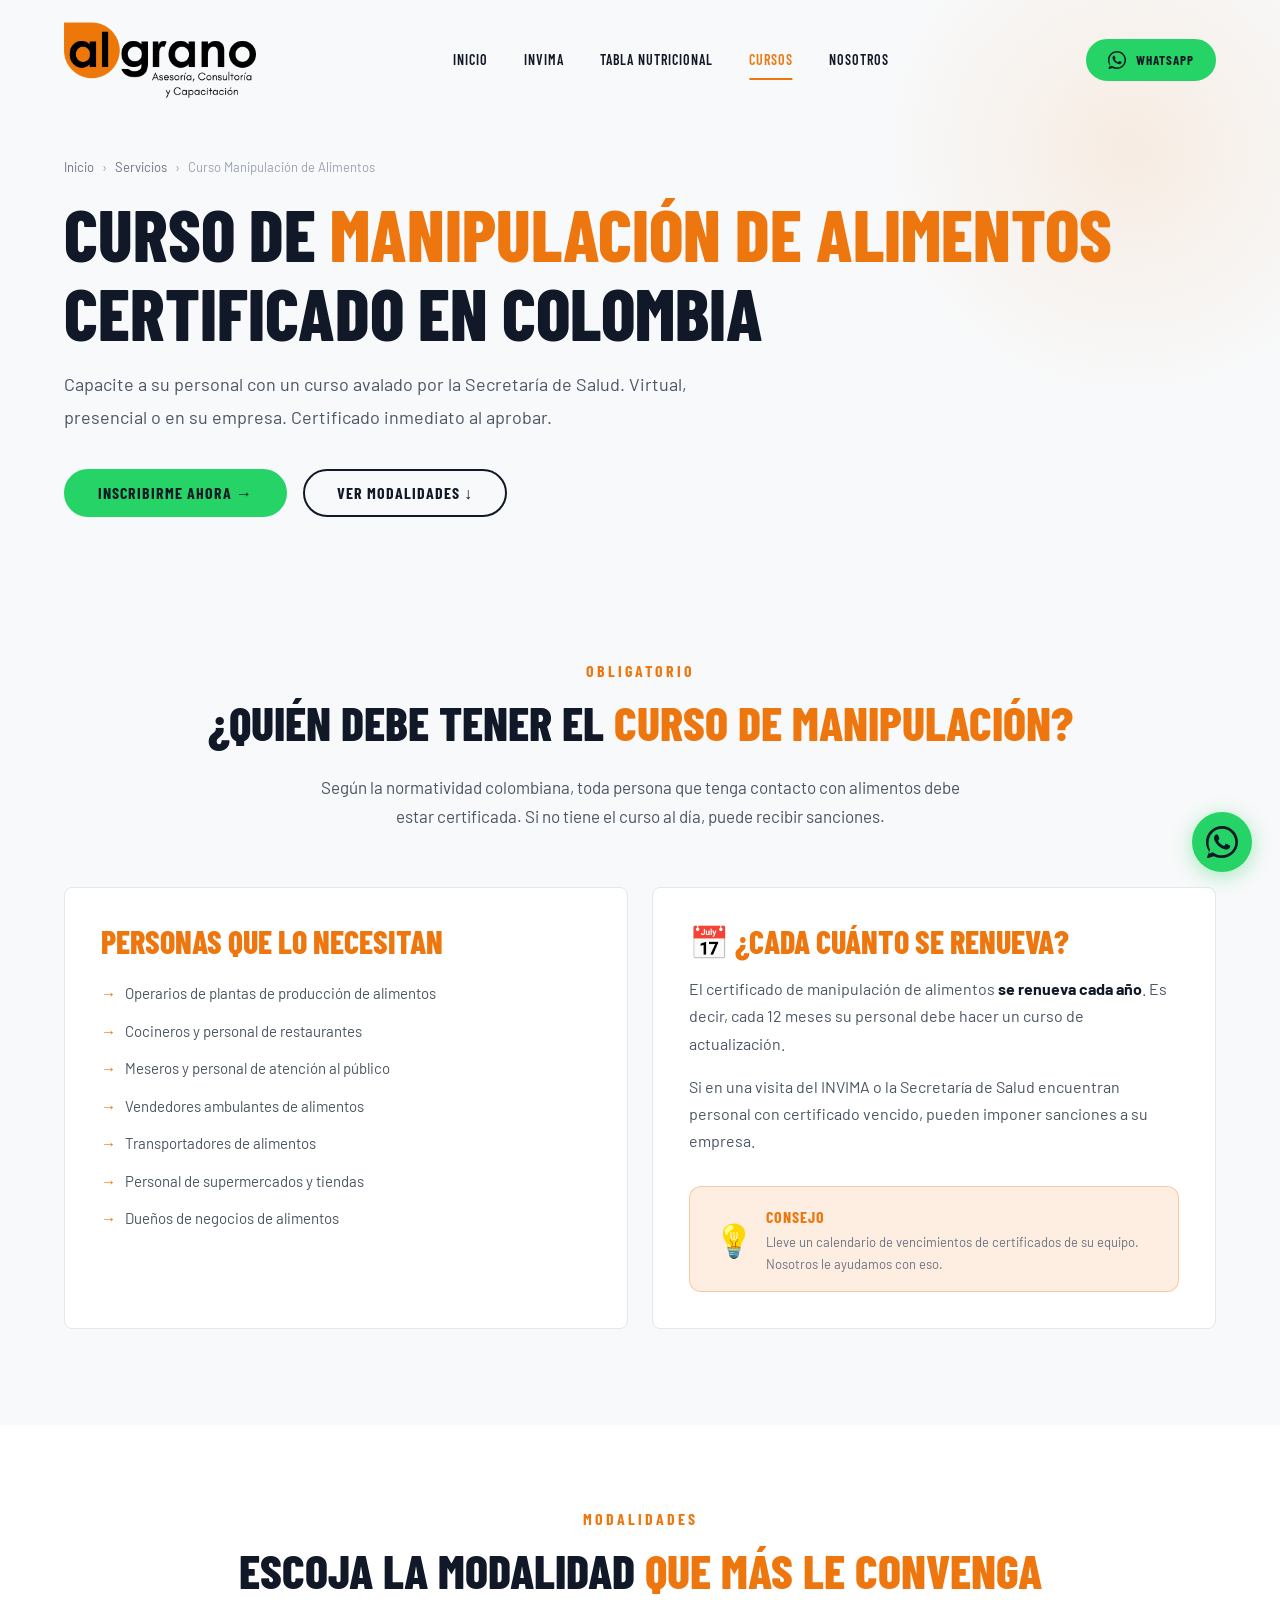
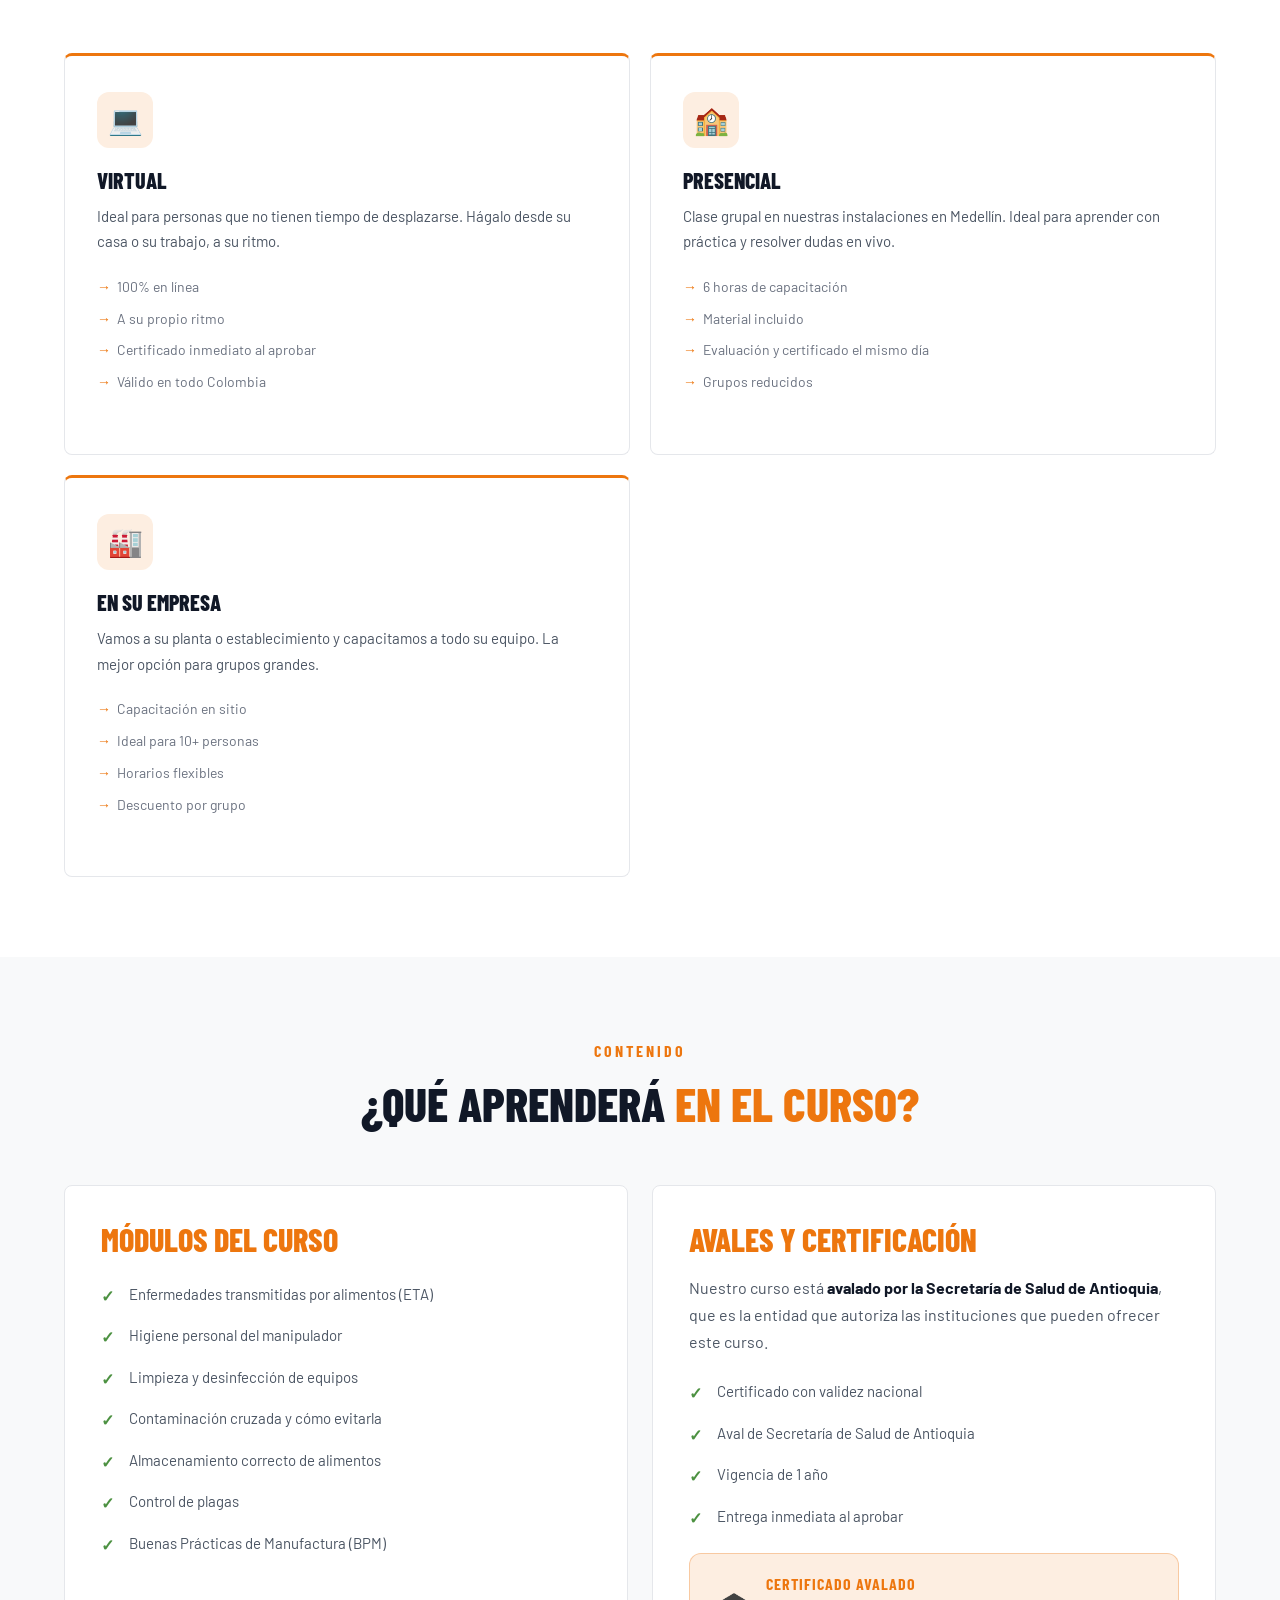
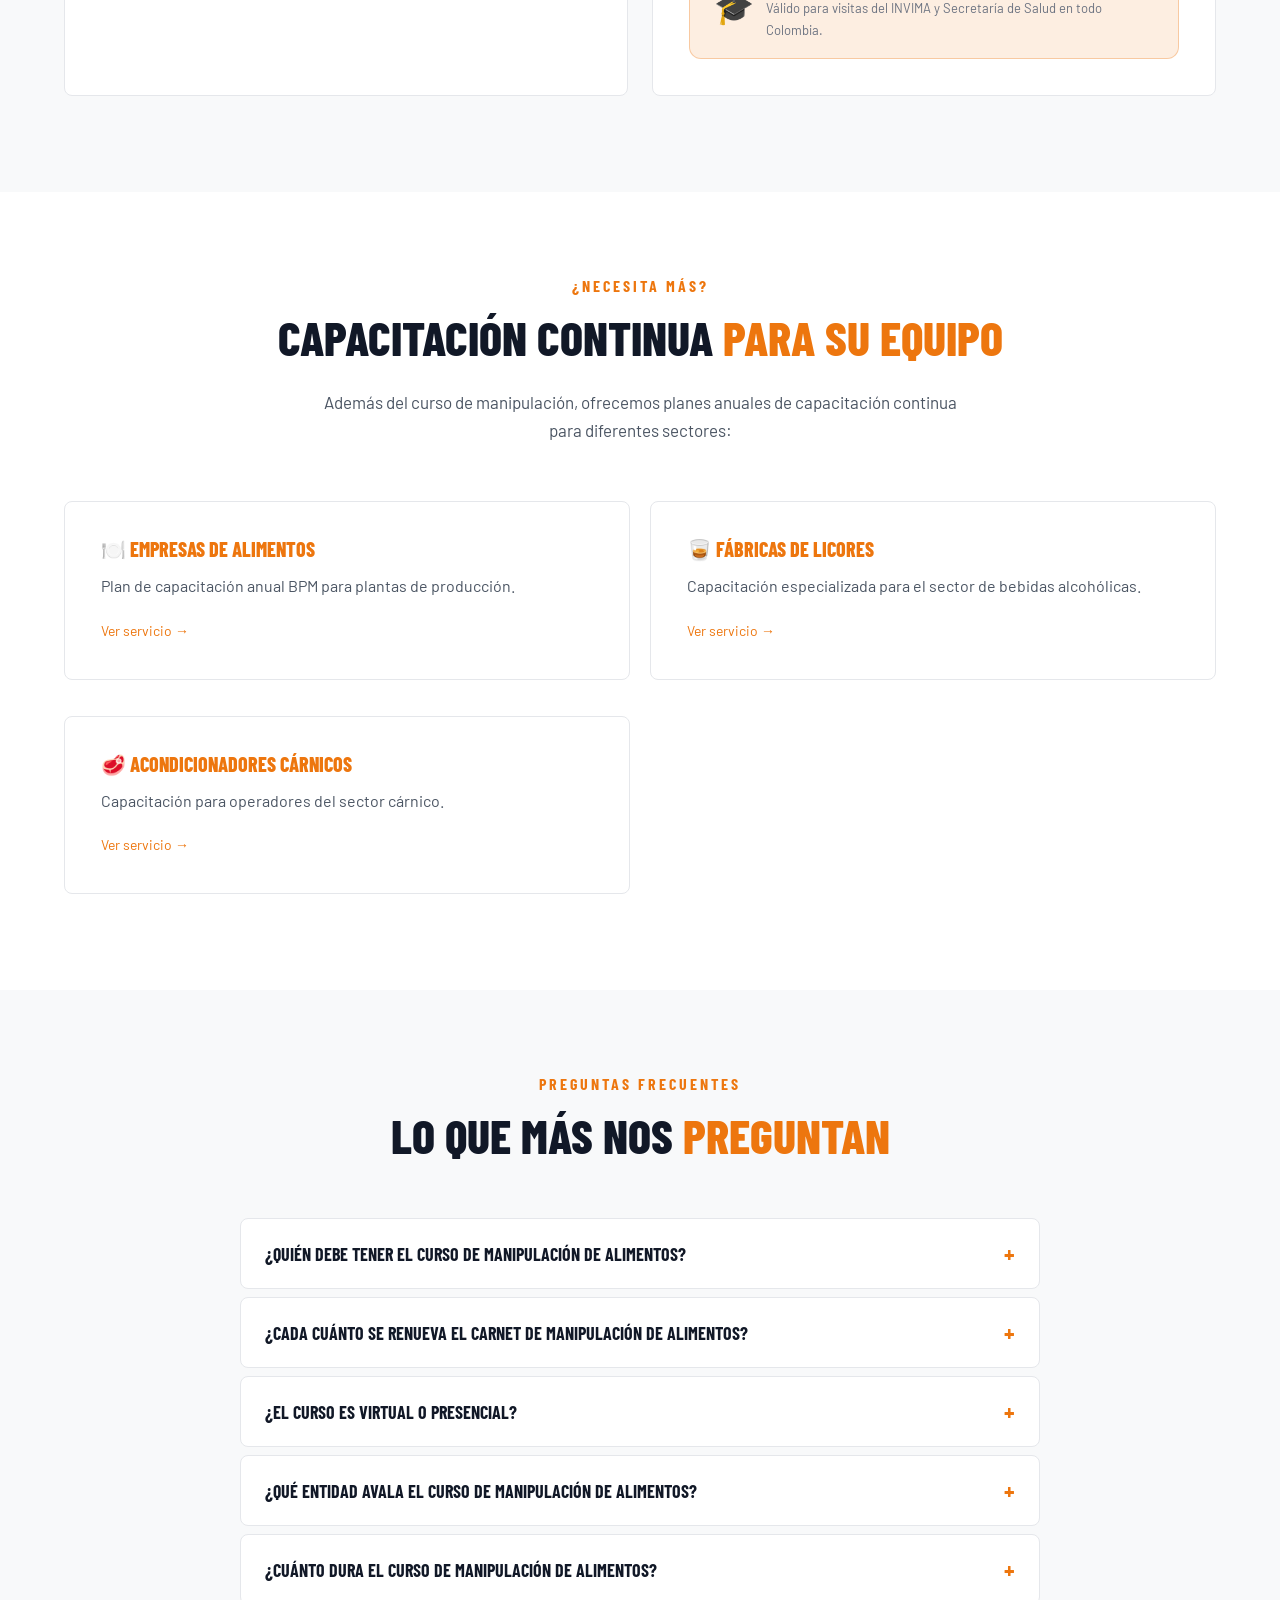
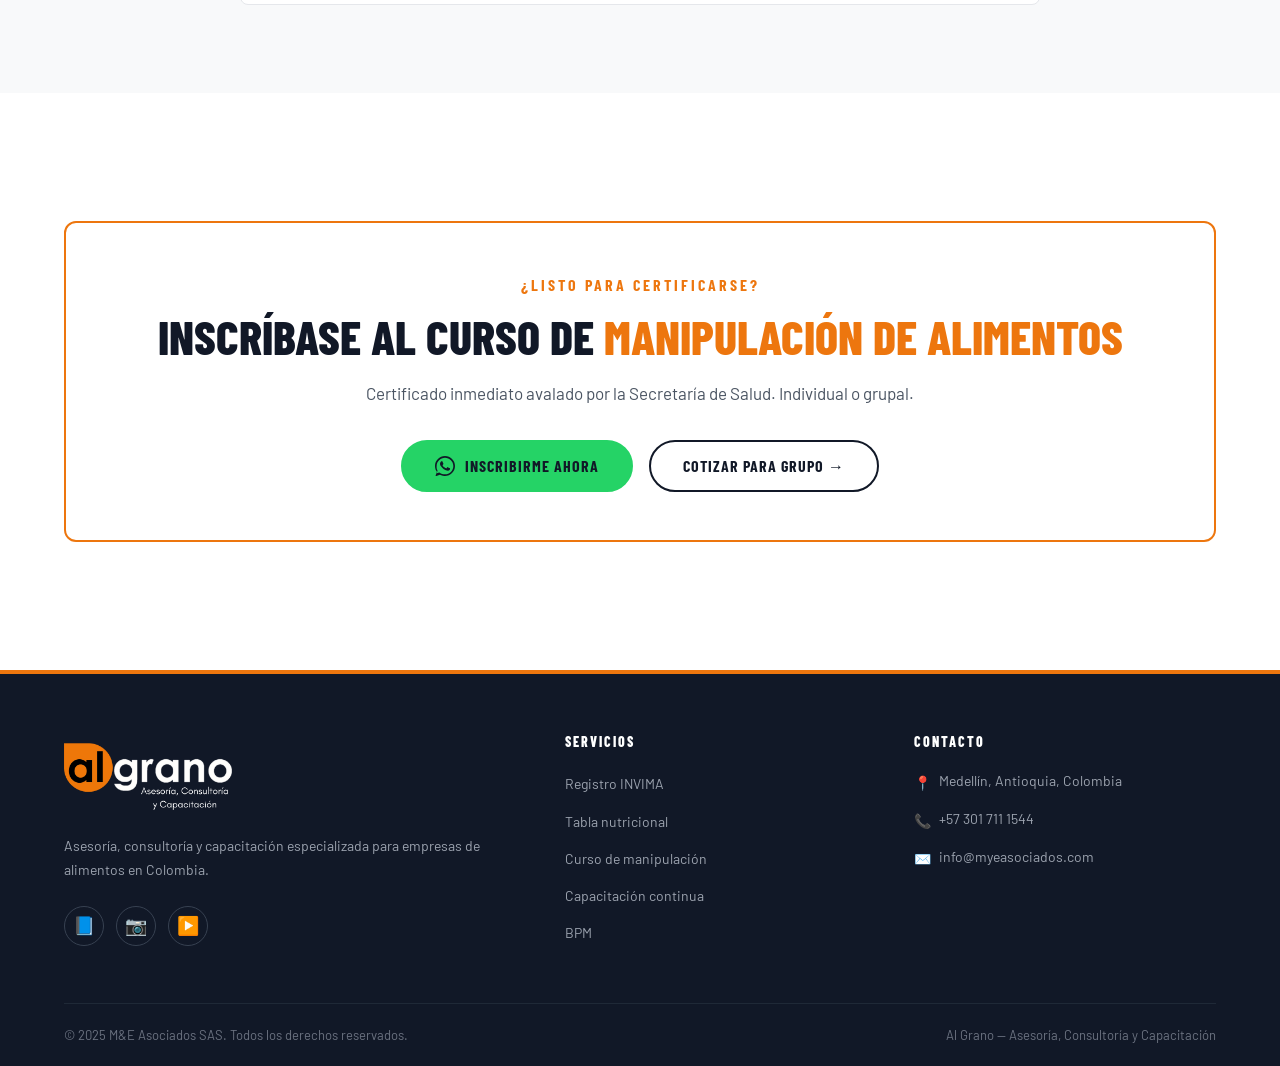
<file: curso-manipulacion-de-alimentos.html>
<!DOCTYPE html>
<html lang="es">

<head>
  <meta charset="UTF-8">
  <meta name="viewport" content="width=device-width, initial-scale=1.0">
  <title>Curso Manipulación de Alimentos con Certificado | Al Grano M&E</title>
  <meta name="description"
    content="Curso de manipulación de alimentos presencial y virtual con certificado avalado. Para empresas, restaurantes y personas naturales. Inscríbase hoy.">
  <meta name="robots" content="index, follow">
  <link rel="canonical" href="https://www.myeasociados.com/curso-manipulacion-de-alimentos/">

  <meta property="og:type" content="website">
  <meta property="og:title" content="Curso Manipulación de Alimentos Certificado | Al Grano">
  <meta property="og:description"
    content="Curso con certificado avalado. Virtual, presencial o en su empresa. Inscríbase.">
  <meta property="og:url" content="https://www.myeasociados.com/curso-manipulacion-de-alimentos/">
  <meta property="og:locale" content="es_CO">

  <link rel="preconnect" href="https://fonts.googleapis.com">
  <link rel="preconnect" href="https://fonts.gstatic.com" crossorigin>
  <link rel="stylesheet" href="css/styles.css">

  <script type="application/ld+json">
  {
    "@context": "https://schema.org",
    "@type": "Course",
    "name": "Curso de Manipulación de Alimentos Certificado",
    "description": "Curso de manipulación de alimentos con certificado avalado por la Secretaría de Salud. Disponible en modalidad virtual, presencial o in-company.",
    "provider": { "@type": "Organization", "name": "M&E Asociados SAS - Al Grano", "url": "https://www.myeasociados.com" },
    "courseMode": ["presencial", "virtual", "in-company"],
    "educationalLevel": "Básico",
    "inLanguage": "es",
    "areaServed": { "@type": "Country", "name": "Colombia" }
  }
  </script>
  <script type="application/ld+json">
  {
    "@context": "https://schema.org",
    "@type": "FAQPage",
    "mainEntity": [
      { "@type": "Question", "name": "¿Quién debe tener el curso de manipulación de alimentos?", "acceptedAnswer": { "@type": "Answer", "text": "Toda persona que trabaje en la fabricación, preparación, procesamiento, envasado, transporte, distribución o venta de alimentos debe tener el curso de manipulación de alimentos vigente. Esto incluye a operarios de planta, cocineros, meseros, vendedores de alimentos, conductores de vehículos de transporte de alimentos y cualquier persona que tenga contacto directo o indirecto con los alimentos." } },
      { "@type": "Question", "name": "¿Cada cuánto se renueva el carnet de manipulación de alimentos?", "acceptedAnswer": { "@type": "Answer", "text": "El certificado de manipulación de alimentos debe renovarse cada año. Esto quiere decir que cada 12 meses su personal debe hacer un curso de actualización para mantener su certificado vigente. Tener el certificado vencido es una causal de sanción en las visitas de las autoridades sanitarias." } },
      { "@type": "Question", "name": "¿El curso de manipulación de alimentos es virtual o presencial?", "acceptedAnswer": { "@type": "Answer", "text": "Ofrecemos las dos modalidades: virtual (100% en línea, a su ritmo) y presencial (en nuestras instalaciones o directamente en su empresa). La modalidad in-company es ideal para grupos de más de 10 personas. Ambas modalidades tienen la misma validez y el mismo certificado avalado." } },
      { "@type": "Question", "name": "¿Qué entidad avala el curso de manipulación de alimentos?", "acceptedAnswer": { "@type": "Answer", "text": "Nuestro curso está avalado por la Secretaría de Salud de Antioquia, que es la entidad competente para autorizar instituciones oferentes de cursos de manipulación de alimentos. El certificado que expedimos tiene validez en todo el territorio colombiano." } },
      { "@type": "Question", "name": "¿Cuánto dura el curso de manipulación de alimentos?", "acceptedAnswer": { "@type": "Answer", "text": "El curso tiene una duración de 6 horas en modalidad presencial. En modalidad virtual, usted puede tomarlo a su ritmo en un plazo máximo de una semana. Incluye material de estudio, evaluación final y certificado inmediato una vez aprobado." } }
    ]
  }
  </script>
  <script type="application/ld+json">
  { "@context": "https://schema.org", "@type": "BreadcrumbList", "itemListElement": [
    { "@type": "ListItem", "position": 1, "name": "Inicio", "item": "https://www.myeasociados.com/" },
    { "@type": "ListItem", "position": 2, "name": "Servicios", "item": "https://www.myeasociados.com/#servicios" },
    { "@type": "ListItem", "position": 3, "name": "Curso Manipulación de Alimentos", "item": "https://www.myeasociados.com/curso-manipulacion-de-alimentos/" }
  ] }
  </script>
</head>

<body>

  <!-- HEADER -->
  <header class="site-header" id="header">
    <div class="header-inner">
      <a href="index.html" class="header-logo" title="Al Grano"><img src="img/2. Algrano Logo.png" alt="Al Grano"
          width="320" height="96"></a>
      <nav class="nav-menu" aria-label="Navegación principal">
        <a href="index.html">Inicio</a><a href="asesoria-registro-invima-alimentos.html">INVIMA</a><a
          href="tabla-nutricional-colombia.html">Tabla Nutricional</a><a href="curso-manipulacion-de-alimentos.html"
          class="active">Cursos</a><a href="nosotros.html">Nosotros</a>
      </nav>
      <div class="header-cta"><a
          href="https://wa.me/573017111544?text=Hola,%20quiero%20inscribirme%20al%20curso%20de%20manipulación"
          class="btn btn-wa btn-sm" target="_blank" rel="noopener"><svg width="18" height="18" viewBox="0 0 24 24"
            fill="currentColor">
            <path
              d="M17.472 14.382c-.297-.149-1.758-.867-2.03-.967-.273-.099-.471-.148-.67.15-.197.297-.767.966-.94 1.164-.173.199-.347.223-.644.075-.297-.15-1.255-.463-2.39-1.475-.883-.788-1.48-1.761-1.653-2.059-.173-.297-.018-.458.13-.606.134-.133.298-.347.446-.52.149-.174.198-.298.298-.497.099-.198.05-.371-.025-.52-.075-.149-.669-1.612-.916-2.207-.242-.579-.487-.5-.669-.51-.173-.008-.371-.01-.57-.01-.198 0-.52.074-.792.372-.272.297-1.04 1.016-1.04 2.479 0 1.462 1.065 2.875 1.213 3.074.149.198 2.096 3.2 5.077 4.487.709.306 1.262.489 1.694.625.712.227 1.36.195 1.871.118.571-.085 1.758-.719 2.006-1.413.248-.694.248-1.289.173-1.413-.074-.124-.272-.198-.57-.347z" />
            <path
              d="M12 0C5.373 0 0 5.373 0 12c0 2.625.846 5.059 2.284 7.034L.789 23.492a.5.5 0 00.613.613l4.458-1.495A11.932 11.932 0 0012 24c6.627 0 12-5.373 12-12S18.627 0 12 0zm0 22c-2.363 0-4.55-.712-6.383-1.932l-.446-.296-3.155 1.058 1.058-3.155-.296-.446A9.935 9.935 0 012 12C2 6.486 6.486 2 12 2s10 4.486 10 10-4.486 10-10 10z" />
          </svg> WhatsApp</a></div>
      <button class="hamburger" id="hamburger" aria-label="Abrir menú"><span></span><span></span><span></span></button>
    </div>
  </header>
  <div class="mobile-overlay" id="mobile-overlay">
    <nav class="nav-menu"><a href="index.html">Inicio</a><a href="asesoria-registro-invima-alimentos.html">INVIMA</a><a
        href="tabla-nutricional-colombia.html">Tabla Nutricional</a><a href="curso-manipulacion-de-alimentos.html"
        class="active">Cursos</a><a href="nosotros.html">Nosotros</a><a href="https://wa.me/573017111544"
        class="btn btn-wa" target="_blank" rel="noopener">WhatsApp</a></nav>
  </div>

  <!-- HERO -->
  <div class="page-hero">
    <div class="container">
      <div class="breadcrumbs"><a href="index.html">Inicio</a><span>›</span><a
          href="index.html#servicios">Servicios</a><span>›</span>Curso Manipulación de Alimentos</div>
      <h1>Curso de <span class="text-naranja">manipulación de alimentos</span> certificado en Colombia</h1>
      <p class="hero-desc">Capacite a su personal con un curso avalado por la Secretaría de Salud. Virtual, presencial o
        en su empresa. Certificado inmediato al aprobar.</p>
      <div class="hero-buttons mt-24">
        <a href="https://wa.me/573017111544?text=Hola,%20quiero%20inscribirme%20al%20curso%20de%20manipulación%20de%20alimentos"
          class="btn btn-wa" target="_blank" rel="noopener">Inscribirme ahora →</a>
        <a href="#modalidades" class="btn btn-outline">Ver modalidades ↓</a>
      </div>
    </div>
  </div>

  <!-- ¿QUIÉN DEBE TENERLO? -->
  <section class="section section-dark">
    <div class="container">
      <div class="section-header reveal">
        <span class="section-label">Obligatorio</span>
        <h2>¿Quién debe tener el <span class="text-naranja">curso de manipulación?</span></h2>
        <p>Según la normatividad colombiana, toda persona que tenga contacto con alimentos debe estar certificada. Si no
          tiene el curso al día, puede recibir sanciones.</p>
      </div>
      <div class="info-grid">
        <div class="content-block reveal">
          <h3>Personas que lo necesitan</h3>
          <ul class="arrow-list">
            <li>Operarios de plantas de producción de alimentos</li>
            <li>Cocineros y personal de restaurantes</li>
            <li>Meseros y personal de atención al público</li>
            <li>Vendedores ambulantes de alimentos</li>
            <li>Transportadores de alimentos</li>
            <li>Personal de supermercados y tiendas</li>
            <li>Dueños de negocios de alimentos</li>
          </ul>
        </div>
        <div class="content-block reveal border-left-dorado">
          <h3 class="text-dorado">📅 ¿Cada cuánto se renueva?</h3>
          <p>El certificado de manipulación de alimentos <strong class="strong-blanco">se renueva cada año</strong>. Es
            decir, cada 12 meses su personal debe hacer un curso de actualización.</p>
          <p>Si en una visita del INVIMA o la Secretaría de Salud encuentran personal con certificado vencido, pueden
            imponer sanciones a su empresa.</p>
          <div class="guarantee-badge mt-16">
            <span class="badge-icon">💡</span>
            <div><strong>Consejo</strong><span>Lleve un calendario de vencimientos de certificados de su equipo.
                Nosotros le ayudamos con eso.</span></div>
          </div>
        </div>
      </div>
    </div>
  </section>

  <!-- MODALIDADES -->
  <section class="section section-darker" id="modalidades">
    <div class="container">
      <div class="section-header reveal">
        <span class="section-label">Modalidades</span>
        <h2>Escoja la modalidad <span class="text-naranja">que más le convenga</span></h2>
      </div>
      <div class="services-grid grid-3">
        <div class="service-card reveal">
          <div class="service-icon">💻</div>
          <h3>Virtual</h3>
          <p>Ideal para personas que no tienen tiempo de desplazarse. Hágalo desde su casa o su trabajo, a su ritmo.</p>
          <ul>
            <li>100% en línea</li>
            <li>A su propio ritmo</li>
            <li>Certificado inmediato al aprobar</li>
            <li>Válido en todo Colombia</li>
          </ul>
        </div>
        <div class="service-card reveal">
          <div class="service-icon">🏫</div>
          <h3>Presencial</h3>
          <p>Clase grupal en nuestras instalaciones en Medellín. Ideal para aprender con práctica y resolver dudas en
            vivo.</p>
          <ul>
            <li>6 horas de capacitación</li>
            <li>Material incluido</li>
            <li>Evaluación y certificado el mismo día</li>
            <li>Grupos reducidos</li>
          </ul>
        </div>
        <div class="service-card reveal">
          <div class="service-icon">🏭</div>
          <h3>En su empresa</h3>
          <p>Vamos a su planta o establecimiento y capacitamos a todo su equipo. La mejor opción para grupos grandes.
          </p>
          <ul>
            <li>Capacitación en sitio</li>
            <li>Ideal para 10+ personas</li>
            <li>Horarios flexibles</li>
            <li>Descuento por grupo</li>
          </ul>
        </div>
      </div>
    </div>
  </section>

  <!-- CONTENIDO DEL CURSO -->
  <section class="section section-dark">
    <div class="container">
      <div class="section-header reveal">
        <span class="section-label">Contenido</span>
        <h2>¿Qué aprenderá <span class="text-naranja">en el curso?</span></h2>
      </div>
      <div class="info-grid">
        <div class="content-block reveal">
          <h3>Módulos del curso</h3>
          <ul class="check-list">
            <li>Enfermedades transmitidas por alimentos (ETA)</li>
            <li>Higiene personal del manipulador</li>
            <li>Limpieza y desinfección de equipos</li>
            <li>Contaminación cruzada y cómo evitarla</li>
            <li>Almacenamiento correcto de alimentos</li>
            <li>Control de plagas</li>
            <li>Buenas Prácticas de Manufactura (BPM)</li>
          </ul>
        </div>
        <div class="content-block reveal">
          <h3>Avales y certificación</h3>
          <p>Nuestro curso está <strong class="strong-blanco">avalado por la Secretaría de Salud de Antioquia</strong>,
            que es la entidad que autoriza las instituciones que pueden ofrecer este curso.</p>
          <ul class="check-list">
            <li>Certificado con validez nacional</li>
            <li>Aval de Secretaría de Salud de Antioquia</li>
            <li>Vigencia de 1 año</li>
            <li>Entrega inmediata al aprobar</li>
          </ul>
          <div class="guarantee-badge mt-16">
            <span class="badge-icon">🎓</span>
            <div><strong>Certificado avalado</strong><span>Válido para visitas del INVIMA y Secretaría de Salud en todo
                Colombia.</span></div>
          </div>
        </div>
      </div>
    </div>
  </section>

  <!-- CAPACITACIÓN CONTINUA -->
  <section class="section section-darker">
    <div class="container">
      <div class="section-header reveal">
        <span class="section-label">¿Necesita más?</span>
        <h2>Capacitación continua <span class="text-naranja">para su equipo</span></h2>
        <p>Además del curso de manipulación, ofrecemos planes anuales de capacitación continua para diferentes sectores:
        </p>
      </div>
      <div class="services-grid grid-3">
        <div class="content-block reveal">
          <h4 class="text-naranja">🍽️ Empresas de alimentos</h4>
          <p>Plan de capacitación anual BPM para plantas de producción.</p>
          <a href="capacitacion-empresas-alimentos.html" class="fs-14">Ver servicio →</a>
        </div>
        <div class="content-block reveal">
          <h4 class="text-naranja">🥃 Fábricas de licores</h4>
          <p>Capacitación especializada para el sector de bebidas alcohólicas.</p>
          <a href="capacitacion-fabricas-licores.html" class="fs-14">Ver servicio →</a>
        </div>
        <div class="content-block reveal">
          <h4 class="text-naranja">🥩 Acondicionadores cárnicos</h4>
          <p>Capacitación para operadores del sector cárnico.</p>
          <a href="capacitacion-acondicionadores-carnicos.html" class="fs-14">Ver servicio →</a>
        </div>
      </div>
    </div>
  </section>

  <!-- FAQ -->
  <section class="section section-dark" id="preguntas-frecuentes">
    <div class="container">
      <div class="section-header reveal">
        <span class="section-label">Preguntas frecuentes</span>
        <h2>Lo que más nos <span class="text-naranja">preguntan</span></h2>
      </div>
      <div class="faq-list">
        <div class="faq-item">
          <button class="faq-question">¿Quién debe tener el curso de manipulación de alimentos?<span
              class="faq-icon">+</span></button>
          <div class="faq-answer">
            <div class="faq-answer-inner">Toda persona que trabaje en la fabricación, preparación, procesamiento,
              envasado, transporte, distribución o venta de alimentos. Esto incluye operarios de planta, cocineros,
              meseros, vendedores de alimentos, conductores y cualquier persona que tenga contacto directo o indirecto
              con los alimentos. Es un requisito de ley.</div>
          </div>
        </div>
        <div class="faq-item">
          <button class="faq-question">¿Cada cuánto se renueva el carnet de manipulación de alimentos?<span
              class="faq-icon">+</span></button>
          <div class="faq-answer">
            <div class="faq-answer-inner">Cada año. Cada 12 meses todo su personal que manipula alimentos debe renovar
              su certificado con un curso de actualización. Si en una visita de las autoridades sanitarias encuentran
              certificados vencidos, le pueden sancionar.</div>
          </div>
        </div>
        <div class="faq-item">
          <button class="faq-question">¿El curso es virtual o presencial?<span class="faq-icon">+</span></button>
          <div class="faq-answer">
            <div class="faq-answer-inner">Ofrecemos las dos modalidades y tienen la misma validez. El virtual es 100% en
              línea y lo hace a su ritmo. El presencial dura 6 horas. También vamos a su empresa si tiene más de 10
              personas para capacitar (in-company). Todos tienen el mismo certificado avalado por la Secretaría de
              Salud.</div>
          </div>
        </div>
        <div class="faq-item">
          <button class="faq-question">¿Qué entidad avala el curso de manipulación de alimentos?<span
              class="faq-icon">+</span></button>
          <div class="faq-answer">
            <div class="faq-answer-inner">Nuestro curso está avalado por la Secretaría de Salud de Antioquia, que es la
              entidad competente para autorizar instituciones que ofrecen cursos de manipulación. El certificado tiene
              validez en todo el territorio colombiano.</div>
          </div>
        </div>
        <div class="faq-item">
          <button class="faq-question">¿Cuánto dura el curso de manipulación de alimentos?<span
              class="faq-icon">+</span></button>
          <div class="faq-answer">
            <div class="faq-answer-inner">En modalidad presencial dura 6 horas. En virtual, puede hacerlo a su ritmo en
              un plazo máximo de una semana. Incluye material de estudio, evaluación final y certificado inmediato una
              vez aprobado. No importa la modalidad, el contenido y certificado son los mismos.</div>
          </div>
        </div>
      </div>
    </div>
  </section>

  <!-- CTA -->
  <section class="section section-darker">
    <div class="container">
      <div class="cta-bottom reveal">
        <span class="section-label">¿Listo para certificarse?</span>
        <h2>Inscríbase al curso de <span class="text-naranja">manipulación de alimentos</span></h2>
        <p>Certificado inmediato avalado por la Secretaría de Salud. Individual o grupal.</p>
        <div class="btn-group">
          <a href="https://wa.me/573017111544?text=Hola,%20quiero%20inscribirme%20al%20curso%20de%20manipulación%20de%20alimentos"
            class="btn btn-wa" target="_blank" rel="noopener"><svg width="20" height="20" viewBox="0 0 24 24"
              fill="currentColor">
              <path
                d="M17.472 14.382c-.297-.149-1.758-.867-2.03-.967-.273-.099-.471-.148-.67.15-.197.297-.767.966-.94 1.164-.173.199-.347.223-.644.075-.297-.15-1.255-.463-2.39-1.475-.883-.788-1.48-1.761-1.653-2.059-.173-.297-.018-.458.13-.606.134-.133.298-.347.446-.52.149-.174.198-.298.298-.497.099-.198.05-.371-.025-.52-.075-.149-.669-1.612-.916-2.207-.242-.579-.487-.5-.669-.51-.173-.008-.371-.01-.57-.01-.198 0-.52.074-.792.372-.272.297-1.04 1.016-1.04 2.479 0 1.462 1.065 2.875 1.213 3.074.149.198 2.096 3.2 5.077 4.487.709.306 1.262.489 1.694.625.712.227 1.36.195 1.871.118.571-.085 1.758-.719 2.006-1.413.248-.694.248-1.289.173-1.413-.074-.124-.272-.198-.57-.347z" />
              <path
                d="M12 0C5.373 0 0 5.373 0 12c0 2.625.846 5.059 2.284 7.034L.789 23.492a.5.5 0 00.613.613l4.458-1.495A11.932 11.932 0 0012 24c6.627 0 12-5.373 12-12S18.627 0 12 0zm0 22c-2.363 0-4.55-.712-6.383-1.932l-.446-.296-3.155 1.058 1.058-3.155-.296-.446A9.935 9.935 0 012 12C2 6.486 6.486 2 12 2s10 4.486 10 10-4.486 10-10 10z" />
            </svg> Inscribirme ahora</a>
          <a href="https://tally.so" class="btn btn-outline" target="_blank" rel="noopener">Cotizar para grupo →</a>
        </div>
      </div>
    </div>
  </section>

  <!-- FOOTER -->
  <footer class="site-footer">
    <div class="container">
      <div class="footer-grid">
        <div class="footer-brand"><img src="img/logo-white.png" alt="Al Grano" width="280" height="84">
          <p>Asesoría, consultoría y capacitación especializada para empresas de alimentos en Colombia.</p>
          <div class="footer-social"><a href="https://www.facebook.com/algrano.asesori" target="_blank" rel="noopener"
              aria-label="Facebook">📘</a><a href="https://www.instagram.com/algrano.asesoria/" target="_blank"
              rel="noopener" aria-label="Instagram">📷</a><a
              href="https://www.youtube.com/channel/UCFFAqX9oHzDlftXlxDeHO3A/" target="_blank" rel="noopener"
              aria-label="YouTube">▶️</a></div>
        </div>
        <div class="footer-nav">
          <h4>Servicios</h4>
          <ul>
            <li><a href="asesoria-registro-invima-alimentos.html">Registro INVIMA</a></li>
            <li><a href="tabla-nutricional-colombia.html">Tabla nutricional</a></li>
            <li><a href="curso-manipulacion-de-alimentos.html">Curso de manipulación</a></li>
            <li><a href="capacitacion-empresas-alimentos.html">Capacitación continua</a></li>
            <li><a href="buenas-practicas-manufactura-bpm.html">BPM</a></li>
          </ul>
        </div>
        <div class="footer-nav footer-contact">
          <h4>Contacto</h4>
          <p><span class="icon">📍</span> Medellín, Antioquia, Colombia</p>
          <p><span class="icon">📞</span> +57 301 711 1544</p>
          <p><span class="icon">✉️</span> info@myeasociados.com</p>
        </div>
      </div>
      <div class="footer-bottom"><span>© 2025 M&E Asociados SAS. Todos los derechos reservados.</span><span>Al Grano —
          Asesoría, Consultoría y Capacitación</span></div>
    </div>
  </footer>

  <a href="https://wa.me/573017111544?text=Hola,%20quiero%20inscribirme%20al%20curso%20de%20manipulación"
    class="wa-float" target="_blank" rel="noopener" aria-label="WhatsApp"><svg viewBox="0 0 24 24">
      <path
        d="M17.472 14.382c-.297-.149-1.758-.867-2.03-.967-.273-.099-.471-.148-.67.15-.197.297-.767.966-.94 1.164-.173.199-.347.223-.644.075-.297-.15-1.255-.463-2.39-1.475-.883-.788-1.48-1.761-1.653-2.059-.173-.297-.018-.458.13-.606.134-.133.298-.347.446-.52.149-.174.198-.298.298-.497.099-.198.05-.371-.025-.52-.075-.149-.669-1.612-.916-2.207-.242-.579-.487-.5-.669-.51-.173-.008-.371-.01-.57-.01-.198 0-.52.074-.792.372-.272.297-1.04 1.016-1.04 2.479 0 1.462 1.065 2.875 1.213 3.074.149.198 2.096 3.2 5.077 4.487.709.306 1.262.489 1.694.625.712.227 1.36.195 1.871.118.571-.085 1.758-.719 2.006-1.413.248-.694.248-1.289.173-1.413-.074-.124-.272-.198-.57-.347z" />
      <path
        d="M12 0C5.373 0 0 5.373 0 12c0 2.625.846 5.059 2.284 7.034L.789 23.492a.5.5 0 00.613.613l4.458-1.495A11.932 11.932 0 0012 24c6.627 0 12-5.373 12-12S18.627 0 12 0zm0 22c-2.363 0-4.55-.712-6.383-1.932l-.446-.296-3.155 1.058 1.058-3.155-.296-.446A9.935 9.935 0 012 12C2 6.486 6.486 2 12 2s10 4.486 10 10-4.486 10-10 10z" />
    </svg><span class="wa-tooltip">Escríbenos ahora</span></a>
  <script src="js/main.js"></script>
</body>

</html>
</file>
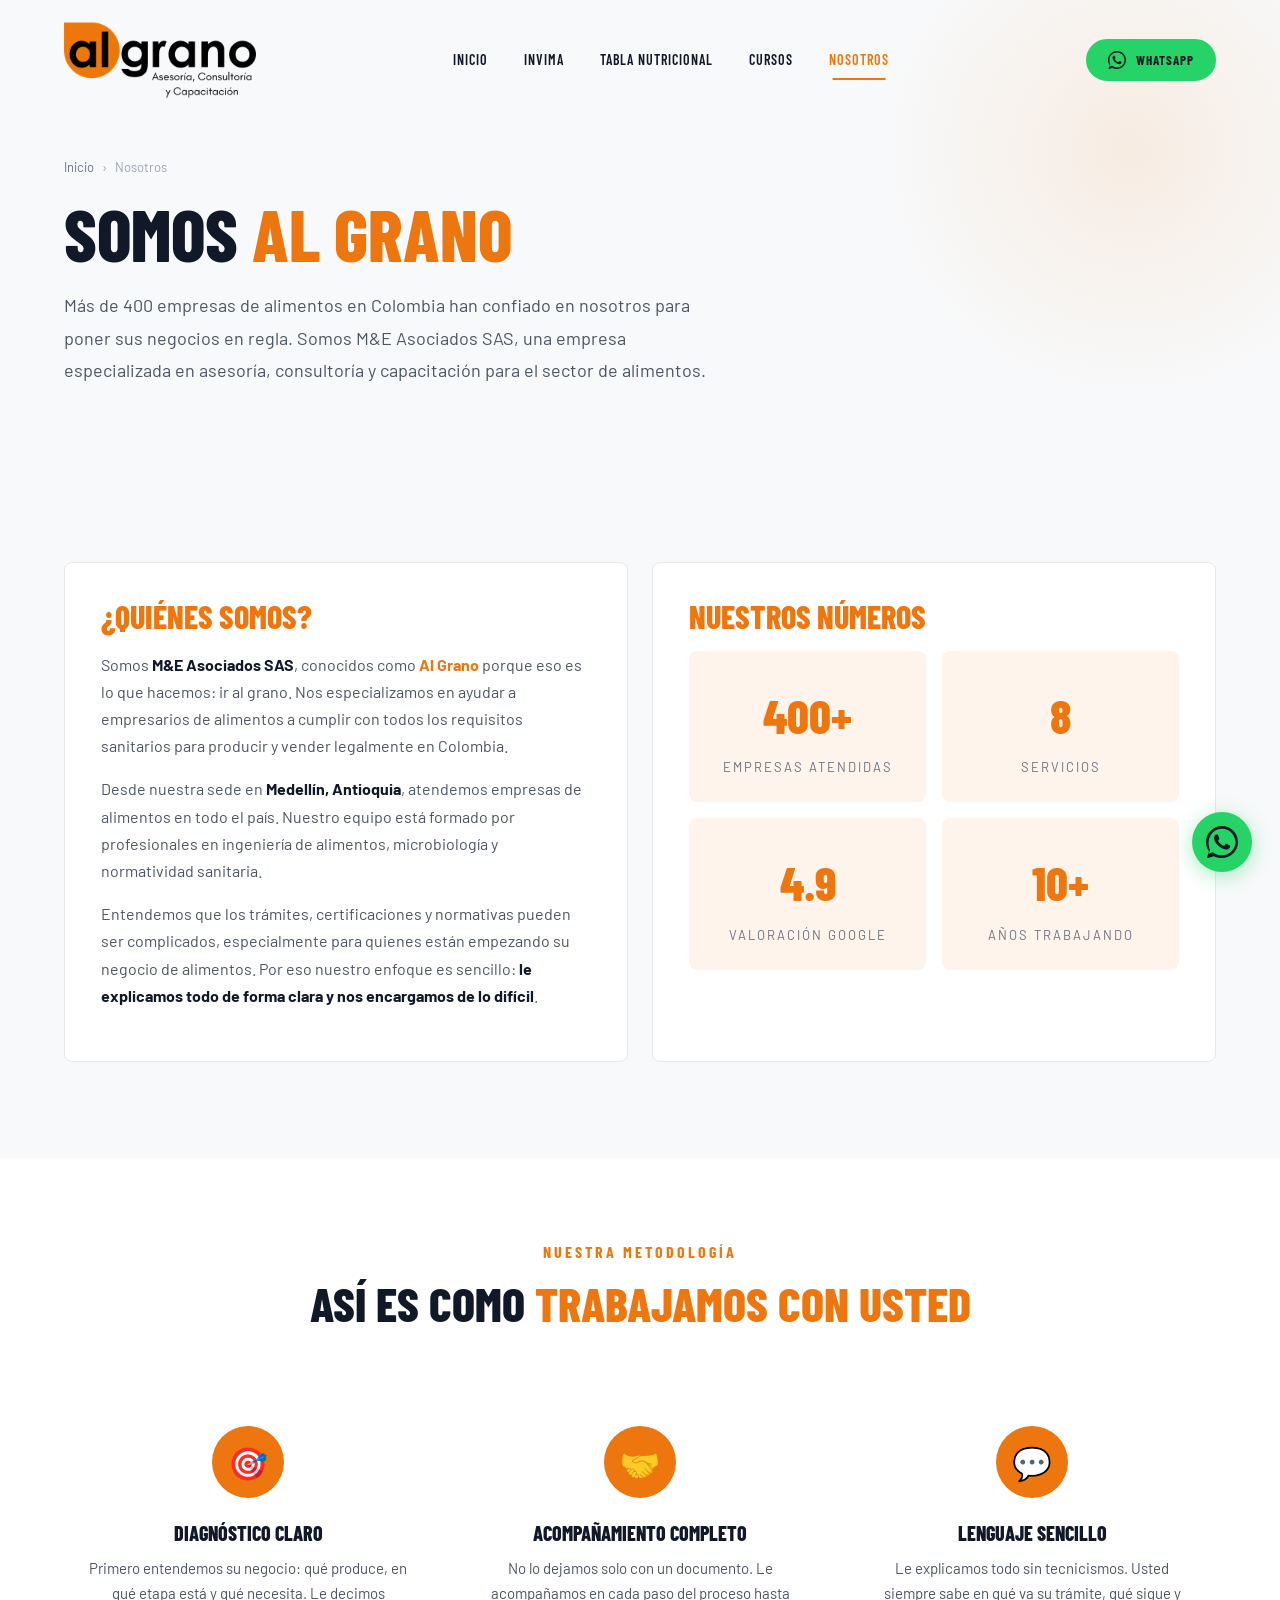
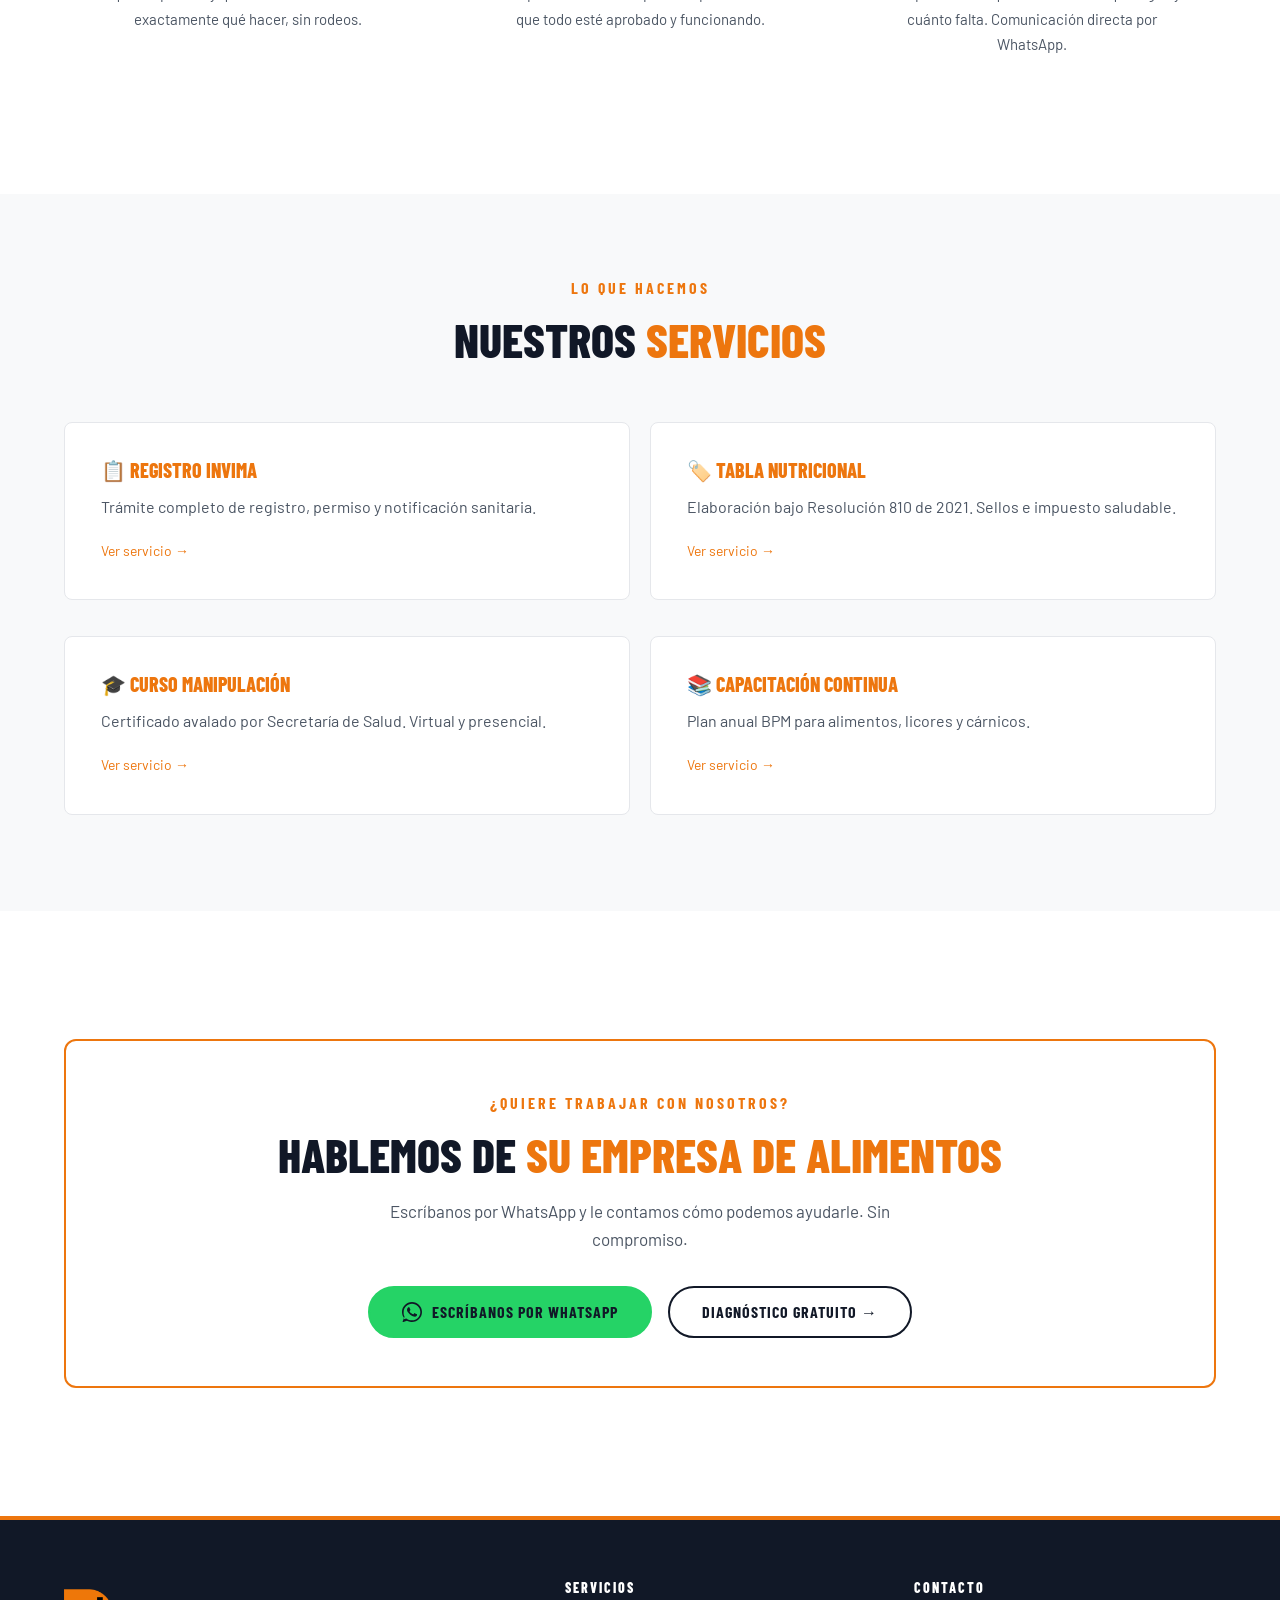
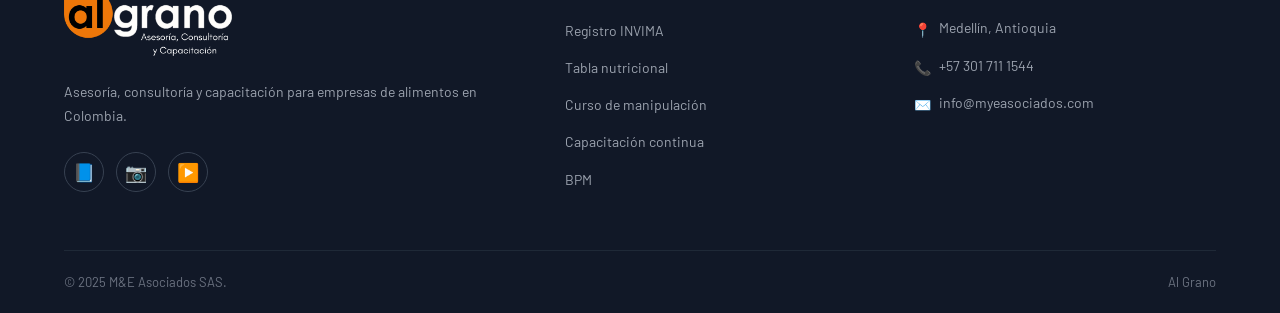
<file: nosotros.html>
<!DOCTYPE html>
<html lang="es">

<head>
  <meta charset="UTF-8">
  <meta name="viewport" content="width=device-width, initial-scale=1.0">
  <title>Quiénes Somos | Al Grano — M&E Asociados SAS</title>
  <meta name="description"
    content="Somos M&E Asociados SAS — Al Grano. Más de 400 empresas de alimentos en Colombia confían en nosotros. Conozca nuestro equipo, metodología y experiencia.">
  <meta name="robots" content="index, follow">
  <link rel="canonical" href="https://www.myeasociados.com/nosotros/">
  <meta property="og:type" content="website">
  <meta property="og:title" content="Quiénes Somos | Al Grano - M&E Asociados">
  <meta property="og:description"
    content="Más de 400 empresas de alimentos confían en nosotros. Conozca nuestro equipo y metodología.">
  <meta property="og:locale" content="es_CO">
  <link rel="preconnect" href="https://fonts.googleapis.com">
  <link rel="preconnect" href="https://fonts.gstatic.com" crossorigin>
  <link rel="stylesheet" href="css/styles.css">
  <script type="application/ld+json">
  {
    "@context": "https://schema.org",
    "@type": "Organization",
    "name": "M&E Asociados SAS",
    "alternateName": "Al Grano - Asesoría, Consultoría y Capacitación",
    "url": "https://www.myeasociados.com",
    "telephone": "+573017111544",
    "email": "info@myeasociados.com",
    "description": "Empresa de asesoría, consultoría y capacitación especializada para empresas de alimentos en Colombia.",
    "foundingDate": "2015",
    "address": { "@type": "PostalAddress", "addressLocality": "Medellín", "addressRegion": "Antioquia", "addressCountry": "CO" },
    "sameAs": [
      "https://www.facebook.com/algrano.asesori",
      "https://www.instagram.com/algrano.asesoria/",
      "https://www.youtube.com/channel/UCFFAqX9oHzDlftXlxDeHO3A/"
    ],
    "numberOfEmployees": { "@type": "QuantitativeValue", "value": "10+" }
  }
  </script>
  <script type="application/ld+json">
  { "@context": "https://schema.org", "@type": "BreadcrumbList", "itemListElement": [
    { "@type": "ListItem", "position": 1, "name": "Inicio", "item": "https://www.myeasociados.com/" },
    { "@type": "ListItem", "position": 2, "name": "Nosotros", "item": "https://www.myeasociados.com/nosotros/" }
  ] }
  </script>
</head>

<body>
  <header class="site-header" id="header">
    <div class="header-inner"><a href="index.html" class="header-logo"><img src="img/logo.png" alt="Al Grano"
          width="320" height="96"></a>
      <nav class="nav-menu" aria-label="Navegación"><a href="index.html">Inicio</a><a
          href="asesoria-registro-invima-alimentos.html">INVIMA</a><a href="tabla-nutricional-colombia.html">Tabla
          Nutricional</a><a href="curso-manipulacion-de-alimentos.html">Cursos</a><a href="nosotros.html"
          class="active">Nosotros</a></nav>
      <div class="header-cta"><a href="https://wa.me/573017111544" class="btn btn-wa btn-sm" target="_blank"
          rel="noopener"><svg width="18" height="18" viewBox="0 0 24 24" fill="currentColor">
            <path
              d="M17.472 14.382c-.297-.149-1.758-.867-2.03-.967-.273-.099-.471-.148-.67.15-.197.297-.767.966-.94 1.164-.173.199-.347.223-.644.075-.297-.15-1.255-.463-2.39-1.475-.883-.788-1.48-1.761-1.653-2.059-.173-.297-.018-.458.13-.606.134-.133.298-.347.446-.52.149-.174.198-.298.298-.497.099-.198.05-.371-.025-.52-.075-.149-.669-1.612-.916-2.207-.242-.579-.487-.5-.669-.51-.173-.008-.371-.01-.57-.01-.198 0-.52.074-.792.372-.272.297-1.04 1.016-1.04 2.479 0 1.462 1.065 2.875 1.213 3.074.149.198 2.096 3.2 5.077 4.487.709.306 1.262.489 1.694.625.712.227 1.36.195 1.871.118.571-.085 1.758-.719 2.006-1.413.248-.694.248-1.289.173-1.413-.074-.124-.272-.198-.57-.347z" />
            <path
              d="M12 0C5.373 0 0 5.373 0 12c0 2.625.846 5.059 2.284 7.034L.789 23.492a.5.5 0 00.613.613l4.458-1.495A11.932 11.932 0 0012 24c6.627 0 12-5.373 12-12S18.627 0 12 0zm0 22c-2.363 0-4.55-.712-6.383-1.932l-.446-.296-3.155 1.058 1.058-3.155-.296-.446A9.935 9.935 0 012 12C2 6.486 6.486 2 12 2s10 4.486 10 10-4.486 10-10 10z" />
          </svg> WhatsApp</a></div><button class="hamburger" id="hamburger"
        aria-label="Menú"><span></span><span></span><span></span></button>
    </div>
  </header>
  <div class="mobile-overlay" id="mobile-overlay">
    <nav class="nav-menu"><a href="index.html">Inicio</a><a href="asesoria-registro-invima-alimentos.html">INVIMA</a><a
        href="tabla-nutricional-colombia.html">Tabla Nutricional</a><a
        href="curso-manipulacion-de-alimentos.html">Cursos</a><a href="nosotros.html" class="active">Nosotros</a><a
        href="https://wa.me/573017111544" class="btn btn-wa" target="_blank" rel="noopener">WhatsApp</a></nav>
  </div>

  <div class="page-hero">
    <div class="container">
      <div class="breadcrumbs"><a href="index.html">Inicio</a><span>›</span>Nosotros</div>
      <h1>Somos <span class="text-naranja">Al Grano</span></h1>
      <p class="hero-desc">Más de 400 empresas de alimentos en Colombia han confiado en nosotros para poner sus negocios
        en regla. Somos M&E Asociados SAS, una empresa especializada en asesoría, consultoría y capacitación para el
        sector de alimentos.</p>
    </div>
  </div>

  <!-- HISTORIA -->
  <section class="section section-dark">
    <div class="container">
      <div class="info-grid">
        <div class="content-block reveal">
          <h3>¿Quiénes somos?</h3>
          <p>Somos <strong class="strong-blanco">M&E Asociados SAS</strong>, conocidos como <strong
              class="strong-naranja">Al Grano</strong> porque eso es lo que hacemos: ir al grano. Nos especializamos en
            ayudar a empresarios de alimentos a cumplir con todos los requisitos sanitarios para producir y vender
            legalmente en Colombia.</p>
          <p>Desde nuestra sede en <strong class="strong-blanco">Medellín, Antioquia</strong>, atendemos empresas de
            alimentos en todo el país. Nuestro equipo está formado por profesionales en ingeniería de alimentos,
            microbiología y normatividad sanitaria.</p>
          <p>Entendemos que los trámites, certificaciones y normativas pueden ser complicados, especialmente para
            quienes están empezando su negocio de alimentos. Por eso nuestro enfoque es sencillo: <strong
              class="strong-blanco">le explicamos todo de forma clara y nos encargamos de lo difícil</strong>.</p>
        </div>
        <div class="content-block reveal">
          <h3>Nuestros números</h3>
          <div class="stat-tiles">
            <div class="stat-tile">
              <div class="stat-tile-number">400+</div>
              <div class="stat-tile-label">Empresas atendidas</div>
            </div>
            <div class="stat-tile">
              <div class="stat-tile-number">8</div>
              <div class="stat-tile-label">Servicios</div>
            </div>
            <div class="stat-tile">
              <div class="stat-tile-number">4.9</div>
              <div class="stat-tile-label">Valoración Google</div>
            </div>
            <div class="stat-tile">
              <div class="stat-tile-number">10+</div>
              <div class="stat-tile-label">Años trabajando</div>
            </div>
          </div>
        </div>
      </div>
    </div>
  </section>

  <!-- METODOLOGÍA -->
  <section class="section section-darker">
    <div class="container">
      <div class="section-header reveal"><span class="section-label">Nuestra metodología</span>
        <h2>Así es como <span class="text-naranja">trabajamos con usted</span></h2>
      </div>
      <div class="value-grid">
        <div class="value-card reveal">
          <div class="value-icon">🎯</div>
          <h3>Diagnóstico claro</h3>
          <p>Primero entendemos su negocio: qué produce, en qué etapa está y qué necesita. Le decimos exactamente qué
            hacer, sin rodeos.</p>
        </div>
        <div class="value-card reveal">
          <div class="value-icon">🤝</div>
          <h3>Acompañamiento completo</h3>
          <p>No lo dejamos solo con un documento. Le acompañamos en cada paso del proceso hasta que todo esté aprobado y
            funcionando.</p>
        </div>
        <div class="value-card reveal">
          <div class="value-icon">💬</div>
          <h3>Lenguaje sencillo</h3>
          <p>Le explicamos todo sin tecnicismos. Usted siempre sabe en qué va su trámite, qué sigue y cuánto falta.
            Comunicación directa por WhatsApp.</p>
        </div>
      </div>
    </div>
  </section>

  <!-- NUESTROS SERVICIOS -->
  <section class="section section-dark">
    <div class="container">
      <div class="section-header reveal"><span class="section-label">Lo que hacemos</span>
        <h2>Nuestros <span class="text-naranja">servicios</span></h2>
      </div>
      <div class="services-grid">
        <div class="content-block reveal">
          <h4 class="text-naranja">📋 Registro INVIMA</h4>
          <p>Trámite completo de registro, permiso y notificación sanitaria.</p><a
            href="asesoria-registro-invima-alimentos.html" class="fs-14">Ver servicio →</a>
        </div>
        <div class="content-block reveal">
          <h4 class="text-naranja">🏷️ Tabla nutricional</h4>
          <p>Elaboración bajo Resolución 810 de 2021. Sellos e impuesto saludable.</p><a
            href="tabla-nutricional-colombia.html" class="fs-14">Ver servicio →</a>
        </div>
        <div class="content-block reveal">
          <h4 class="text-naranja">🎓 Curso manipulación</h4>
          <p>Certificado avalado por Secretaría de Salud. Virtual y presencial.</p><a
            href="curso-manipulacion-de-alimentos.html" class="fs-14">Ver servicio →</a>
        </div>
        <div class="content-block reveal">
          <h4 class="text-naranja">📚 Capacitación continua</h4>
          <p>Plan anual BPM para alimentos, licores y cárnicos.</p><a href="capacitacion-empresas-alimentos.html"
            class="fs-14">Ver servicio →</a>
        </div>
      </div>
    </div>
  </section>

  <!-- CTA -->
  <section class="section section-darker">
    <div class="container">
      <div class="cta-bottom reveal">
        <span class="section-label">¿Quiere trabajar con nosotros?</span>
        <h2>Hablemos de <span class="text-naranja">su empresa de alimentos</span></h2>
        <p>Escríbanos por WhatsApp y le contamos cómo podemos ayudarle. Sin compromiso.</p>
        <div class="btn-group">
          <a href="https://wa.me/573017111544?text=Hola,%20quiero%20conocer%20más%20sobre%20sus%20servicios"
            class="btn btn-wa" target="_blank" rel="noopener"><svg width="20" height="20" viewBox="0 0 24 24"
              fill="currentColor">
              <path
                d="M17.472 14.382c-.297-.149-1.758-.867-2.03-.967-.273-.099-.471-.148-.67.15-.197.297-.767.966-.94 1.164-.173.199-.347.223-.644.075-.297-.15-1.255-.463-2.39-1.475-.883-.788-1.48-1.761-1.653-2.059-.173-.297-.018-.458.13-.606.134-.133.298-.347.446-.52.149-.174.198-.298.298-.497.099-.198.05-.371-.025-.52-.075-.149-.669-1.612-.916-2.207-.242-.579-.487-.5-.669-.51-.173-.008-.371-.01-.57-.01-.198 0-.52.074-.792.372-.272.297-1.04 1.016-1.04 2.479 0 1.462 1.065 2.875 1.213 3.074.149.198 2.096 3.2 5.077 4.487.709.306 1.262.489 1.694.625.712.227 1.36.195 1.871.118.571-.085 1.758-.719 2.006-1.413.248-.694.248-1.289.173-1.413-.074-.124-.272-.198-.57-.347z" />
              <path
                d="M12 0C5.373 0 0 5.373 0 12c0 2.625.846 5.059 2.284 7.034L.789 23.492a.5.5 0 00.613.613l4.458-1.495A11.932 11.932 0 0012 24c6.627 0 12-5.373 12-12S18.627 0 12 0zm0 22c-2.363 0-4.55-.712-6.383-1.932l-.446-.296-3.155 1.058 1.058-3.155-.296-.446A9.935 9.935 0 012 12C2 6.486 6.486 2 12 2s10 4.486 10 10-4.486 10-10 10z" />
            </svg> Escríbanos por WhatsApp</a>
          <a href="https://tally.so" class="btn btn-outline" target="_blank" rel="noopener">Diagnóstico gratuito →</a>
        </div>
      </div>
    </div>
  </section>

  <footer class="site-footer">
    <div class="container">
      <div class="footer-grid">
        <div class="footer-brand"><img src="img/logo-white.png" alt="Al Grano" width="280" height="84">
          <p>Asesoría, consultoría y capacitación para empresas de alimentos en Colombia.</p>
          <div class="footer-social"><a href="https://www.facebook.com/algrano.asesori" target="_blank" rel="noopener"
              aria-label="Facebook">📘</a><a href="https://www.instagram.com/algrano.asesoria/" target="_blank"
              rel="noopener" aria-label="Instagram">📷</a><a
              href="https://www.youtube.com/channel/UCFFAqX9oHzDlftXlxDeHO3A/" target="_blank" rel="noopener"
              aria-label="YouTube">▶️</a></div>
        </div>
        <div class="footer-nav">
          <h4>Servicios</h4>
          <ul>
            <li><a href="asesoria-registro-invima-alimentos.html">Registro INVIMA</a></li>
            <li><a href="tabla-nutricional-colombia.html">Tabla nutricional</a></li>
            <li><a href="curso-manipulacion-de-alimentos.html">Curso de manipulación</a></li>
            <li><a href="capacitacion-empresas-alimentos.html">Capacitación continua</a></li>
            <li><a href="buenas-practicas-manufactura-bpm.html">BPM</a></li>
          </ul>
        </div>
        <div class="footer-nav footer-contact">
          <h4>Contacto</h4>
          <p><span class="icon">📍</span> Medellín, Antioquia</p>
          <p><span class="icon">📞</span> +57 301 711 1544</p>
          <p><span class="icon">✉️</span> info@myeasociados.com</p>
        </div>
      </div>
      <div class="footer-bottom"><span>© 2025 M&E Asociados SAS.</span><span>Al Grano</span></div>
    </div>
  </footer>
  <a href="https://wa.me/573017111544" class="wa-float" target="_blank" rel="noopener" aria-label="WhatsApp"><svg
      viewBox="0 0 24 24">
      <path
        d="M17.472 14.382c-.297-.149-1.758-.867-2.03-.967-.273-.099-.471-.148-.67.15-.197.297-.767.966-.94 1.164-.173.199-.347.223-.644.075-.297-.15-1.255-.463-2.39-1.475-.883-.788-1.48-1.761-1.653-2.059-.173-.297-.018-.458.13-.606.134-.133.298-.347.446-.52.149-.174.198-.298.298-.497.099-.198.05-.371-.025-.52-.075-.149-.669-1.612-.916-2.207-.242-.579-.487-.5-.669-.51-.173-.008-.371-.01-.57-.01-.198 0-.52.074-.792.372-.272.297-1.04 1.016-1.04 2.479 0 1.462 1.065 2.875 1.213 3.074.149.198 2.096 3.2 5.077 4.487.709.306 1.262.489 1.694.625.712.227 1.36.195 1.871.118.571-.085 1.758-.719 2.006-1.413.248-.694.248-1.289.173-1.413-.074-.124-.272-.198-.57-.347z" />
      <path
        d="M12 0C5.373 0 0 5.373 0 12c0 2.625.846 5.059 2.284 7.034L.789 23.492a.5.5 0 00.613.613l4.458-1.495A11.932 11.932 0 0012 24c6.627 0 12-5.373 12-12S18.627 0 12 0zm0 22c-2.363 0-4.55-.712-6.383-1.932l-.446-.296-3.155 1.058 1.058-3.155-.296-.446A9.935 9.935 0 012 12C2 6.486 6.486 2 12 2s10 4.486 10 10-4.486 10-10 10z" />
    </svg><span class="wa-tooltip">Escríbenos</span></a>
  <script src="js/main.js"></script>
</body>

</html>
</file>
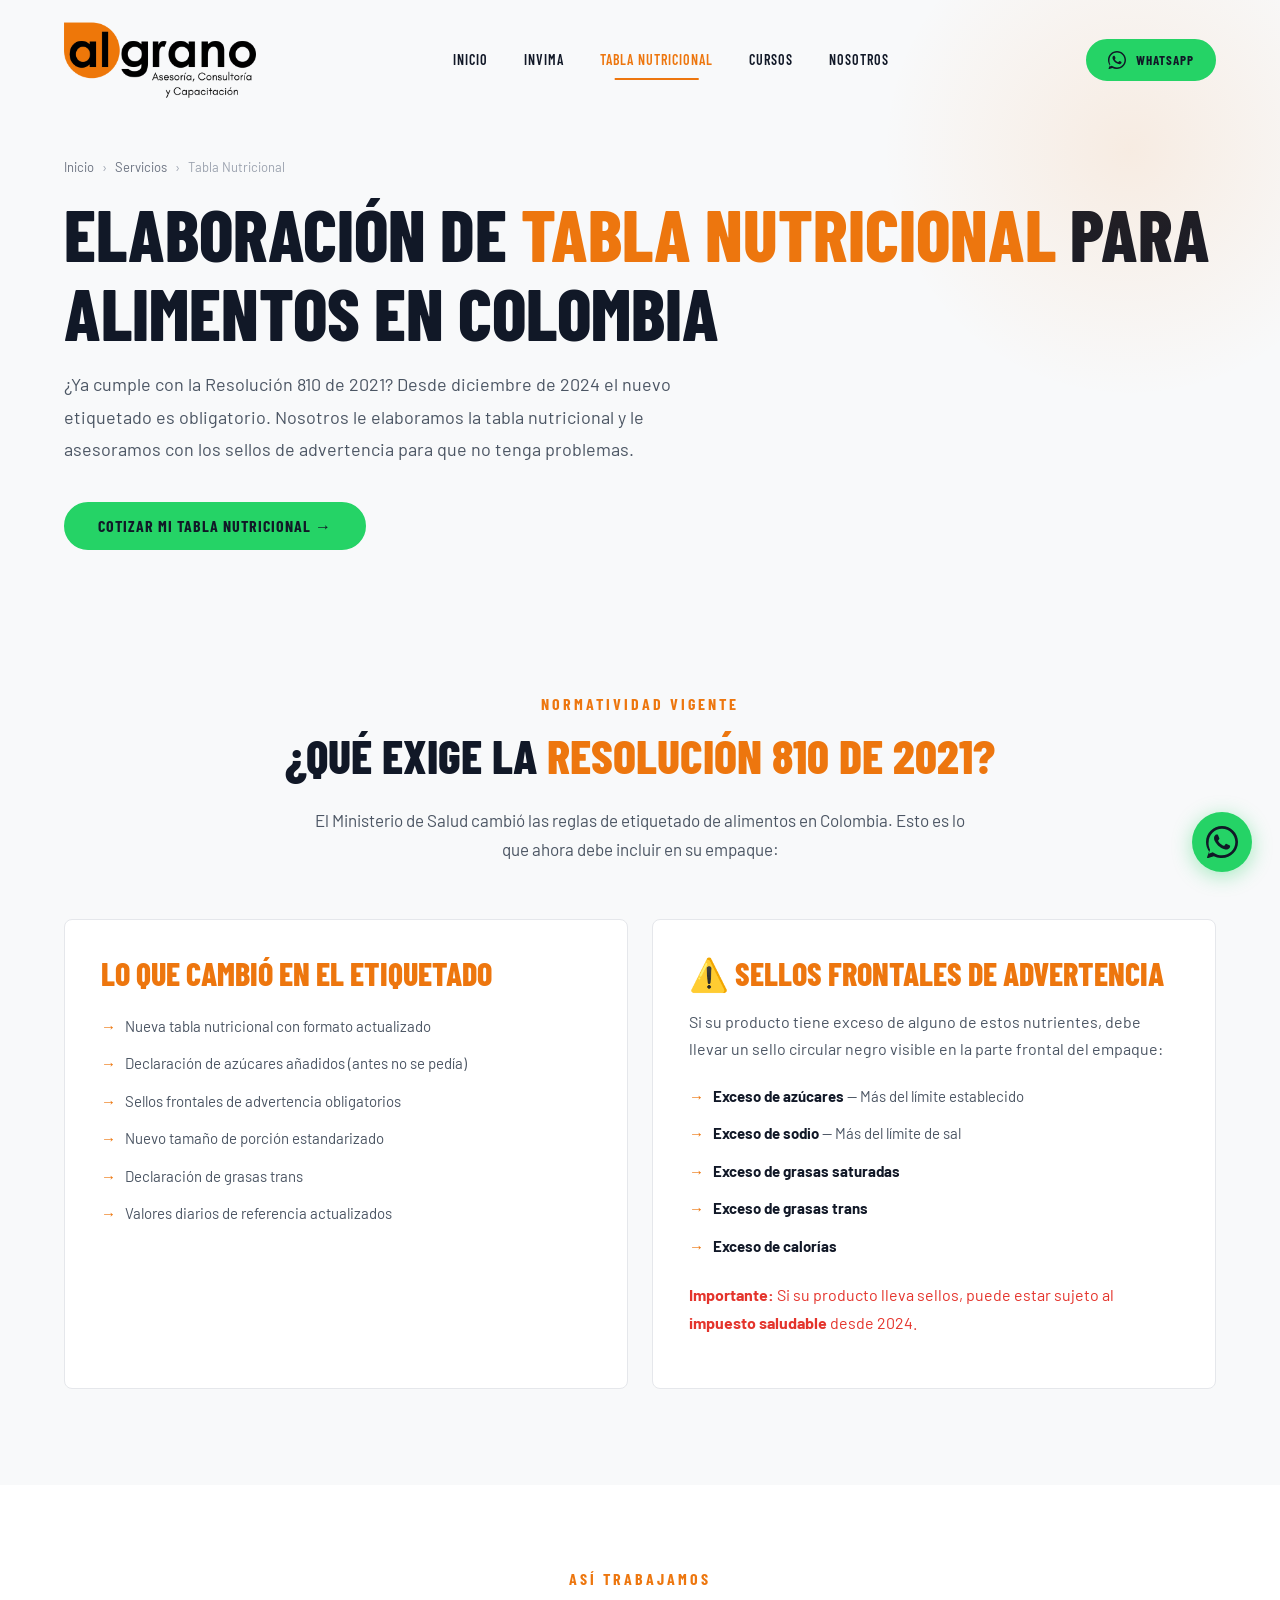
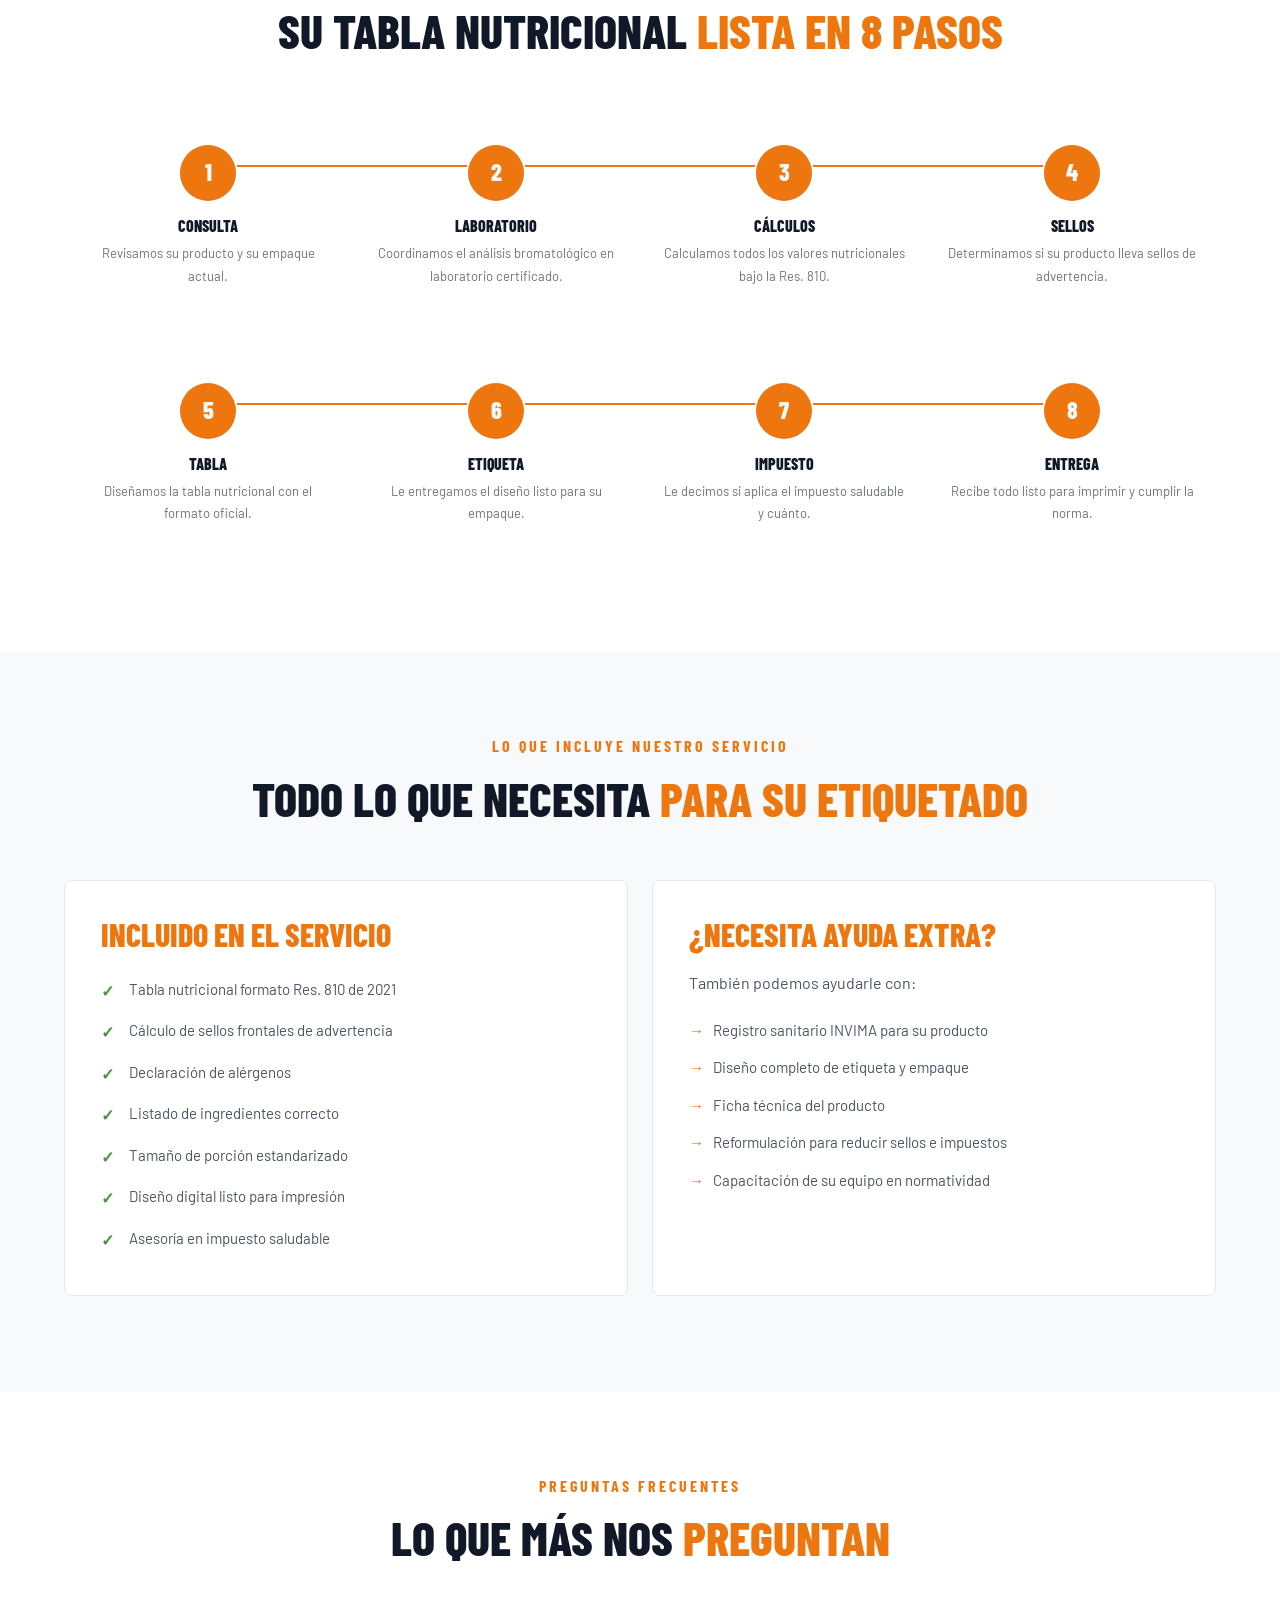
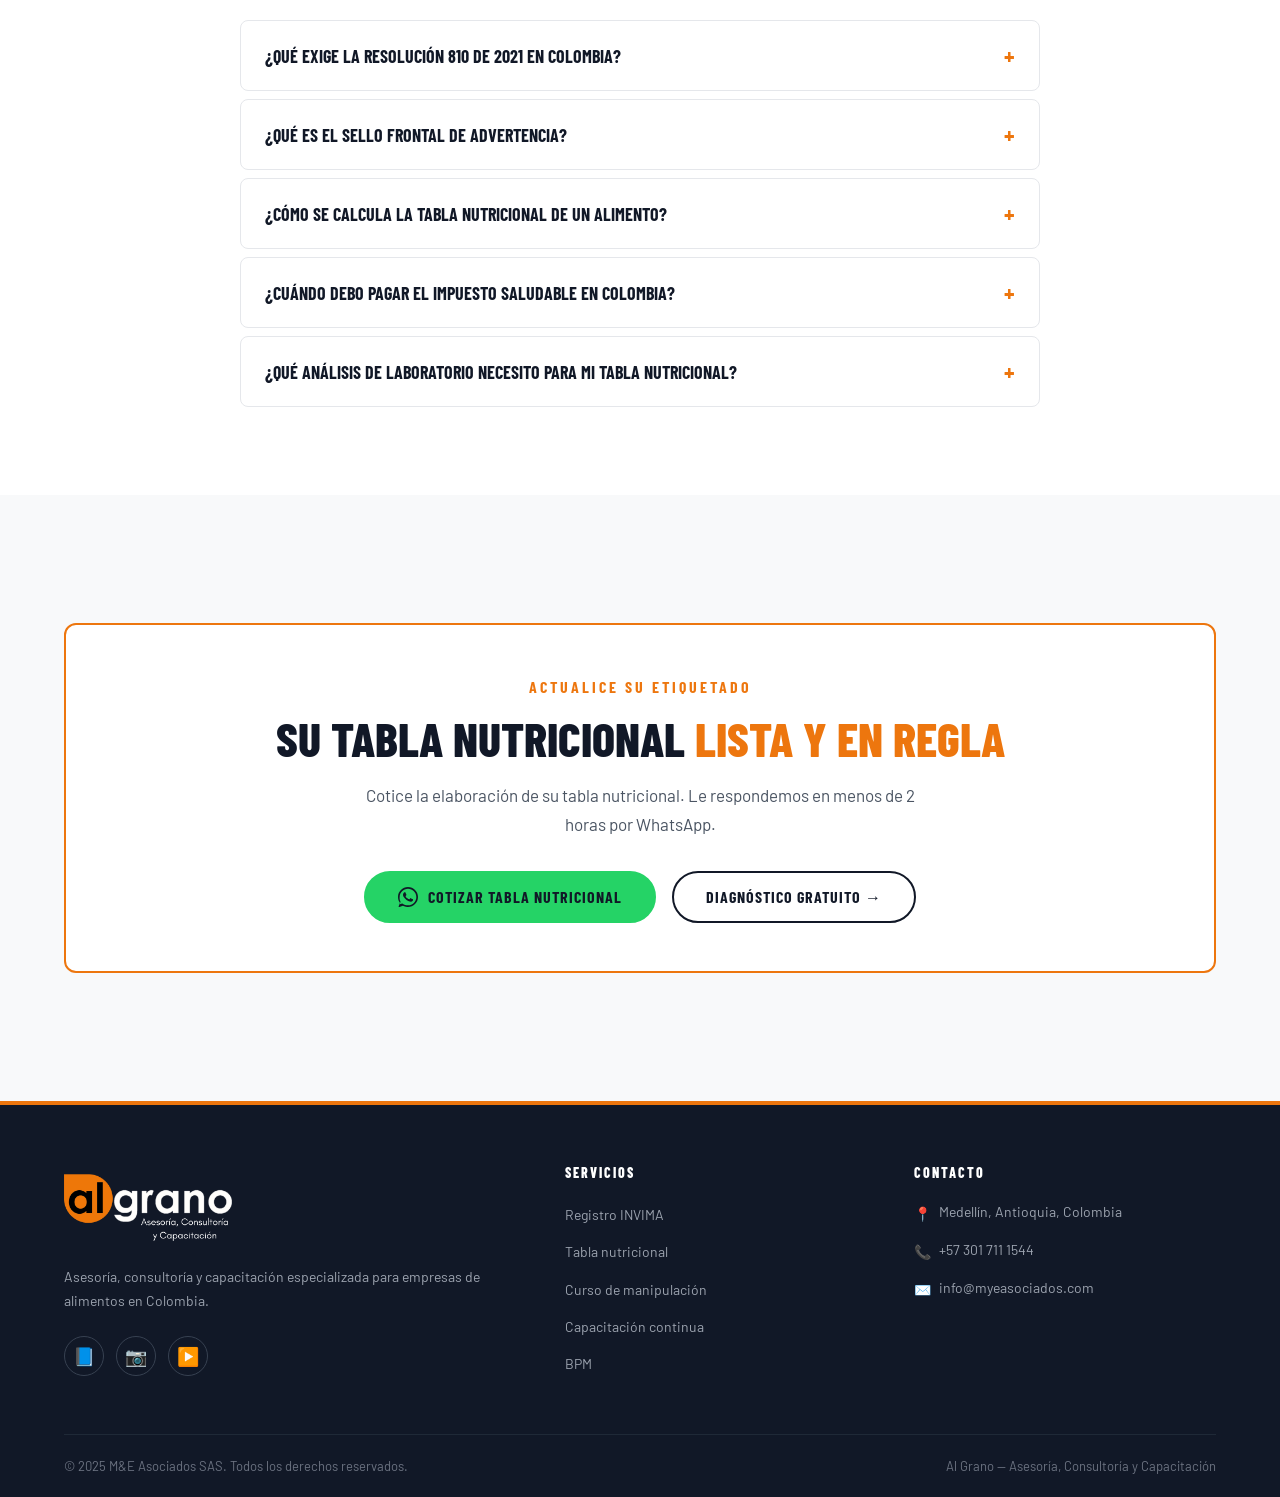
<file: tabla-nutricional-colombia.html>
<!DOCTYPE html>
<html lang="es">

<head>
  <meta charset="UTF-8">
  <meta name="viewport" content="width=device-width, initial-scale=1.0">
  <title>Elaboración Tabla Nutricional Colombia | Res. 810/2021 | Al Grano M&E</title>
  <meta name="description"
    content="Elaboramos su tabla nutricional bajo la Resolución 810 de 2021. Sellos de advertencia, impuesto saludable y rotulado completo. Cotice ya.">
  <meta name="robots" content="index, follow">
  <link rel="canonical" href="https://www.myeasociados.com/tabla-nutricional-colombia/">

  <meta property="og:type" content="website">
  <meta property="og:title" content="Tabla Nutricional Colombia | Resolución 810/2021 | Al Grano">
  <meta property="og:description"
    content="Elaboramos su tabla nutricional bajo la Resolución 810 de 2021. Sellos y rotulado completo.">
  <meta property="og:url" content="https://www.myeasociados.com/tabla-nutricional-colombia/">
  <meta property="og:locale" content="es_CO">

  <link rel="preconnect" href="https://fonts.googleapis.com">
  <link rel="preconnect" href="https://fonts.gstatic.com" crossorigin>
  <link rel="stylesheet" href="css/styles.css">

  <script type="application/ld+json">
  {
    "@context": "https://schema.org",
    "@type": "Service",
    "name": "Elaboración de Tabla Nutricional para Alimentos en Colombia",
    "description": "Servicio de elaboración de tabla nutricional bajo la Resolución 810 de 2021, incluyendo sellos frontales de advertencia e impuesto saludable.",
    "provider": { "@type": "ProfessionalService", "name": "M&E Asociados SAS - Al Grano", "url": "https://www.myeasociados.com" },
    "areaServed": { "@type": "Country", "name": "Colombia" }
  }
  </script>
  <script type="application/ld+json">
  {
    "@context": "https://schema.org",
    "@type": "FAQPage",
    "mainEntity": [
      { "@type": "Question", "name": "¿Qué exige la Resolución 810 de 2021 en Colombia?", "acceptedAnswer": { "@type": "Answer", "text": "La Resolución 810 de 2021 del Ministerio de Salud establece las nuevas reglas de etiquetado y tabla nutricional para alimentos envasados en Colombia. Obliga a incluir una tabla nutricional actualizada, sellos frontales de advertencia (si el producto tiene exceso de azúcar, sodio, grasas saturadas o calorías) y una declaración de nutrientes más detallada. Es obligatoria para todos los alimentos envasados desde diciembre de 2024." } },
      { "@type": "Question", "name": "¿Qué es el sello frontal de advertencia?", "acceptedAnswer": { "@type": "Answer", "text": "Son sellos circulares negros que deben ir en la parte frontal del empaque cuando un alimento supera los límites de nutrientes críticos: exceso de azúcares, exceso de sodio, exceso de grasas saturadas, exceso de grasas trans y exceso de calorías. Son obligatorios según la Resolución 810 de 2021 y la Resolución 2492 de 2022." } },
      { "@type": "Question", "name": "¿Cómo se calcula la tabla nutricional de un alimento?", "acceptedAnswer": { "@type": "Answer", "text": "La tabla nutricional se calcula a partir de análisis de laboratorio certificado del producto terminado. Se analizan: calorías, proteínas, grasas totales, grasas saturadas, grasas trans, carbohidratos, azúcares totales, azúcares añadidos, fibra dietaria y sodio. Con estos resultados se elabora la tabla siguiendo el formato de la Resolución 810 de 2021." } },
      { "@type": "Question", "name": "¿Cuándo debo pagar el impuesto saludable en Colombia?", "acceptedAnswer": { "@type": "Answer", "text": "El impuesto saludable aplica desde 2024 para alimentos ultraprocesados con altos contenidos de azúcar añadida, sodio o grasas saturadas, y para bebidas azucaradas. Si su producto lleva algún sello frontal de advertencia, es probable que deba pagar este impuesto. Le ayudamos a determinar si su producto está sujeto al impuesto y a optimizar su formulación para reducirlo." } },
      { "@type": "Question", "name": "¿Qué análisis de laboratorio necesito para mi tabla nutricional?", "acceptedAnswer": { "@type": "Answer", "text": "Necesita un análisis bromatológico completo realizado en un laboratorio acreditado. Este incluye: contenido calórico, proteínas, grasas totales (saturadas y trans), carbohidratos totales, azúcares (totales y añadidos), fibra dietaria y sodio. Nosotros le indicamos qué laboratorio usar y coordinamos todo el proceso." } }
    ]
  }
  </script>
  <script type="application/ld+json">
  { "@context": "https://schema.org", "@type": "BreadcrumbList", "itemListElement": [
    { "@type": "ListItem", "position": 1, "name": "Inicio", "item": "https://www.myeasociados.com/" },
    { "@type": "ListItem", "position": 2, "name": "Servicios", "item": "https://www.myeasociados.com/#servicios" },
    { "@type": "ListItem", "position": 3, "name": "Tabla Nutricional", "item": "https://www.myeasociados.com/tabla-nutricional-colombia/" }
  ] }
  </script>
</head>

<body>

  <!-- HEADER -->
  <header class="site-header" id="header">
    <div class="header-inner">
      <a href="index.html" class="header-logo" title="Al Grano"><img src="img/2. Algrano Logo.png" alt="Al Grano"
          width="320" height="96"></a>
      <nav class="nav-menu" aria-label="Navegación principal">
        <a href="index.html">Inicio</a>
        <a href="asesoria-registro-invima-alimentos.html">INVIMA</a>
        <a href="tabla-nutricional-colombia.html" class="active">Tabla Nutricional</a>
        <a href="curso-manipulacion-de-alimentos.html">Cursos</a>
        <a href="nosotros.html">Nosotros</a>
      </nav>
      <div class="header-cta">
        <a href="https://wa.me/573017111544?text=Hola,%20necesito%20cotizar%20mi%20tabla%20nutricional"
          class="btn btn-wa btn-sm" target="_blank" rel="noopener"><svg width="18" height="18" viewBox="0 0 24 24"
            fill="currentColor">
            <path
              d="M17.472 14.382c-.297-.149-1.758-.867-2.03-.967-.273-.099-.471-.148-.67.15-.197.297-.767.966-.94 1.164-.173.199-.347.223-.644.075-.297-.15-1.255-.463-2.39-1.475-.883-.788-1.48-1.761-1.653-2.059-.173-.297-.018-.458.13-.606.134-.133.298-.347.446-.52.149-.174.198-.298.298-.497.099-.198.05-.371-.025-.52-.075-.149-.669-1.612-.916-2.207-.242-.579-.487-.5-.669-.51-.173-.008-.371-.01-.57-.01-.198 0-.52.074-.792.372-.272.297-1.04 1.016-1.04 2.479 0 1.462 1.065 2.875 1.213 3.074.149.198 2.096 3.2 5.077 4.487.709.306 1.262.489 1.694.625.712.227 1.36.195 1.871.118.571-.085 1.758-.719 2.006-1.413.248-.694.248-1.289.173-1.413-.074-.124-.272-.198-.57-.347z" />
            <path
              d="M12 0C5.373 0 0 5.373 0 12c0 2.625.846 5.059 2.284 7.034L.789 23.492a.5.5 0 00.613.613l4.458-1.495A11.932 11.932 0 0012 24c6.627 0 12-5.373 12-12S18.627 0 12 0zm0 22c-2.363 0-4.55-.712-6.383-1.932l-.446-.296-3.155 1.058 1.058-3.155-.296-.446A9.935 9.935 0 012 12C2 6.486 6.486 2 12 2s10 4.486 10 10-4.486 10-10 10z" />
          </svg> WhatsApp</a>
      </div>
      <button class="hamburger" id="hamburger" aria-label="Abrir menú"><span></span><span></span><span></span></button>
    </div>
  </header>
  <div class="mobile-overlay" id="mobile-overlay">
    <nav class="nav-menu">
      <a href="index.html">Inicio</a><a href="asesoria-registro-invima-alimentos.html">INVIMA</a><a
        href="tabla-nutricional-colombia.html" class="active">Tabla Nutricional</a><a
        href="curso-manipulacion-de-alimentos.html">Cursos</a><a href="nosotros.html">Nosotros</a>
      <a href="https://wa.me/573017111544" class="btn btn-wa" target="_blank" rel="noopener">WhatsApp</a>
    </nav>
  </div>

  <!-- HERO -->
  <div class="page-hero">
    <div class="container">
      <div class="breadcrumbs"><a href="index.html">Inicio</a><span>›</span><a
          href="index.html#servicios">Servicios</a><span>›</span>Tabla Nutricional</div>
      <h1>Elaboración de <span class="text-naranja">tabla nutricional</span> para alimentos en Colombia</h1>
      <p class="hero-desc">¿Ya cumple con la Resolución 810 de 2021? Desde diciembre de 2024 el nuevo etiquetado es
        obligatorio. Nosotros le elaboramos la tabla nutricional y le asesoramos con los sellos de advertencia para que
        no tenga problemas.</p>
      <div class="hero-buttons mt-24">
        <a href="https://wa.me/573017111544?text=Hola,%20necesito%20cotizar%20mi%20tabla%20nutricional"
          class="btn btn-wa" target="_blank" rel="noopener">Cotizar mi tabla nutricional →</a>
      </div>
    </div>
  </div>

  <!-- QUÉ EXIGE LA RES 810 -->
  <section class="section section-dark">
    <div class="container">
      <div class="section-header reveal">
        <span class="section-label">Normatividad vigente</span>
        <h2>¿Qué exige la <span class="text-naranja">Resolución 810 de 2021?</span></h2>
        <p>El Ministerio de Salud cambió las reglas de etiquetado de alimentos en Colombia. Esto es lo que ahora debe
          incluir en su empaque:</p>
      </div>
      <div class="info-grid">
        <div class="content-block reveal">
          <h3>Lo que cambió en el etiquetado</h3>
          <ul class="arrow-list">
            <li>Nueva tabla nutricional con formato actualizado</li>
            <li>Declaración de azúcares añadidos (antes no se pedía)</li>
            <li>Sellos frontales de advertencia obligatorios</li>
            <li>Nuevo tamaño de porción estandarizado</li>
            <li>Declaración de grasas trans</li>
            <li>Valores diarios de referencia actualizados</li>
          </ul>
        </div>
        <div class="content-block reveal border-left-rojo">
          <h3 class="text-rojo">⚠️ Sellos frontales de advertencia</h3>
          <p>Si su producto tiene exceso de alguno de estos nutrientes, debe llevar un sello circular negro visible en
            la parte frontal del empaque:</p>
          <ul class="arrow-list">
            <li><strong class="strong-blanco">Exceso de azúcares</strong> — Más del límite establecido</li>
            <li><strong class="strong-blanco">Exceso de sodio</strong> — Más del límite de sal</li>
            <li><strong class="strong-blanco">Exceso de grasas saturadas</strong></li>
            <li><strong class="strong-blanco">Exceso de grasas trans</strong></li>
            <li><strong class="strong-blanco">Exceso de calorías</strong></li>
          </ul>
          <p class="mt-16 text-rojo"><strong>Importante:</strong> Si su producto lleva sellos, puede estar sujeto al
            <strong>impuesto saludable</strong> desde 2024.</p>
        </div>
      </div>
    </div>
  </section>

  <!-- NUESTRO PROCESO -->
  <section class="section section-darker">
    <div class="container">
      <div class="section-header reveal">
        <span class="section-label">Así trabajamos</span>
        <h2>Su tabla nutricional <span class="text-naranja">lista en 8 pasos</span></h2>
      </div>
      <div class="process-timeline reveal">
        <div class="process-step">
          <div class="step-number">1</div>
          <h4>Consulta</h4>
          <p>Revisamos su producto y su empaque actual.</p>
        </div>
        <div class="process-step">
          <div class="step-number">2</div>
          <h4>Laboratorio</h4>
          <p>Coordinamos el análisis bromatológico en laboratorio certificado.</p>
        </div>
        <div class="process-step">
          <div class="step-number">3</div>
          <h4>Cálculos</h4>
          <p>Calculamos todos los valores nutricionales bajo la Res. 810.</p>
        </div>
        <div class="process-step">
          <div class="step-number">4</div>
          <h4>Sellos</h4>
          <p>Determinamos si su producto lleva sellos de advertencia.</p>
        </div>
      </div>
      <div class="process-timeline reveal mt-16">
        <div class="process-step">
          <div class="step-number">5</div>
          <h4>Tabla</h4>
          <p>Diseñamos la tabla nutricional con el formato oficial.</p>
        </div>
        <div class="process-step">
          <div class="step-number">6</div>
          <h4>Etiqueta</h4>
          <p>Le entregamos el diseño listo para su empaque.</p>
        </div>
        <div class="process-step">
          <div class="step-number">7</div>
          <h4>Impuesto</h4>
          <p>Le decimos si aplica el impuesto saludable y cuánto.</p>
        </div>
        <div class="process-step">
          <div class="step-number">8</div>
          <h4>Entrega</h4>
          <p>Recibe todo listo para imprimir y cumplir la norma.</p>
        </div>
      </div>
    </div>
  </section>

  <!-- QUÉ INCLUYE -->
  <section class="section section-dark">
    <div class="container">
      <div class="section-header reveal">
        <span class="section-label">Lo que incluye nuestro servicio</span>
        <h2>Todo lo que necesita <span class="text-naranja">para su etiquetado</span></h2>
      </div>
      <div class="info-grid">
        <div class="content-block reveal">
          <h3>Incluido en el servicio</h3>
          <ul class="check-list">
            <li>Tabla nutricional formato Res. 810 de 2021</li>
            <li>Cálculo de sellos frontales de advertencia</li>
            <li>Declaración de alérgenos</li>
            <li>Listado de ingredientes correcto</li>
            <li>Tamaño de porción estandarizado</li>
            <li>Diseño digital listo para impresión</li>
            <li>Asesoría en impuesto saludable</li>
          </ul>
        </div>
        <div class="content-block reveal">
          <h3>¿Necesita ayuda extra?</h3>
          <p>También podemos ayudarle con:</p>
          <ul class="arrow-list">
            <li>Registro sanitario INVIMA para su producto</li>
            <li>Diseño completo de etiqueta y empaque</li>
            <li>Ficha técnica del producto</li>
            <li>Reformulación para reducir sellos e impuestos</li>
            <li>Capacitación de su equipo en normatividad</li>
          </ul>
        </div>
      </div>
    </div>
  </section>

  <!-- FAQ -->
  <section class="section section-darker" id="preguntas-frecuentes">
    <div class="container">
      <div class="section-header reveal">
        <span class="section-label">Preguntas frecuentes</span>
        <h2>Lo que más nos <span class="text-naranja">preguntan</span></h2>
      </div>
      <div class="faq-list">
        <div class="faq-item">
          <button class="faq-question">¿Qué exige la Resolución 810 de 2021 en Colombia?<span
              class="faq-icon">+</span></button>
          <div class="faq-answer">
            <div class="faq-answer-inner">La Resolución 810 de 2021 establece las nuevas reglas de etiquetado y tabla
              nutricional para alimentos envasados en Colombia. Obliga a incluir una tabla nutricional actualizada,
              sellos frontales de advertencia cuando el producto tiene exceso de azúcar, sodio o grasas, y una
              declaración de nutrientes más detallada. Es obligatoria desde diciembre de 2024 para todos los alimentos
              envasados que se vendan en el país.</div>
          </div>
        </div>
        <div class="faq-item">
          <button class="faq-question">¿Qué es el sello frontal de advertencia?<span class="faq-icon">+</span></button>
          <div class="faq-answer">
            <div class="faq-answer-inner">Son sellos circulares negros que deben ir en la parte visible del empaque
              cuando un alimento supera los límites de nutrientes críticos: exceso de azúcares, exceso de sodio, exceso
              de grasas saturadas, exceso de grasas trans y exceso de calorías. Están regulados por la Resolución 810 de
              2021 y la Resolución 2492 de 2022. Nosotros calculamos si su producto necesita alguno.</div>
          </div>
        </div>
        <div class="faq-item">
          <button class="faq-question">¿Cómo se calcula la tabla nutricional de un alimento?<span
              class="faq-icon">+</span></button>
          <div class="faq-answer">
            <div class="faq-answer-inner">Se calcula a partir de un análisis de laboratorio certificado del producto
              terminado. El laboratorio analiza calorías, proteínas, grasas (totales, saturadas y trans), carbohidratos,
              azúcares (totales y añadidos), fibra y sodio. Con esos resultados elaboramos la tabla siguiendo el formato
              exacto de la Resolución 810. Nosotros coordinamos todo con el laboratorio.</div>
          </div>
        </div>
        <div class="faq-item">
          <button class="faq-question">¿Cuándo debo pagar el impuesto saludable en Colombia?<span
              class="faq-icon">+</span></button>
          <div class="faq-answer">
            <div class="faq-answer-inner">El impuesto saludable aplica desde 2024 para alimentos ultraprocesados con
              altos contenidos de azúcar añadida, sodio o grasas saturadas, y para bebidas azucaradas. Si su producto
              lleva algún sello frontal de advertencia, es probable que deba pagar. Le ayudamos a determinar si su
              producto está sujeto al impuesto y, si es posible, a ajustar su receta para reducirlo.</div>
          </div>
        </div>
        <div class="faq-item">
          <button class="faq-question">¿Qué análisis de laboratorio necesito para mi tabla nutricional?<span
              class="faq-icon">+</span></button>
          <div class="faq-answer">
            <div class="faq-answer-inner">Necesita un análisis bromatológico completo en un laboratorio acreditado. Este
              debe incluir: contenido calórico, proteínas, grasas totales (saturadas y trans), carbohidratos totales,
              azúcares (totales y añadidos), fibra dietaria y sodio. Nosotros le decimos exactamente qué pedir, le
              recomendamos laboratorios confiables y coordinamos todo el proceso para que usted no tenga que
              preocuparse.</div>
          </div>
        </div>
      </div>
    </div>
  </section>

  <!-- CTA -->
  <section class="section section-dark">
    <div class="container">
      <div class="cta-bottom reveal">
        <span class="section-label">Actualice su etiquetado</span>
        <h2>Su tabla nutricional <span class="text-naranja">lista y en regla</span></h2>
        <p>Cotice la elaboración de su tabla nutricional. Le respondemos en menos de 2 horas por WhatsApp.</p>
        <div class="btn-group">
          <a href="https://wa.me/573017111544?text=Hola,%20necesito%20cotizar%20la%20tabla%20nutricional%20de%20mi%20producto"
            class="btn btn-wa" target="_blank" rel="noopener"><svg width="20" height="20" viewBox="0 0 24 24"
              fill="currentColor">
              <path
                d="M17.472 14.382c-.297-.149-1.758-.867-2.03-.967-.273-.099-.471-.148-.67.15-.197.297-.767.966-.94 1.164-.173.199-.347.223-.644.075-.297-.15-1.255-.463-2.39-1.475-.883-.788-1.48-1.761-1.653-2.059-.173-.297-.018-.458.13-.606.134-.133.298-.347.446-.52.149-.174.198-.298.298-.497.099-.198.05-.371-.025-.52-.075-.149-.669-1.612-.916-2.207-.242-.579-.487-.5-.669-.51-.173-.008-.371-.01-.57-.01-.198 0-.52.074-.792.372-.272.297-1.04 1.016-1.04 2.479 0 1.462 1.065 2.875 1.213 3.074.149.198 2.096 3.2 5.077 4.487.709.306 1.262.489 1.694.625.712.227 1.36.195 1.871.118.571-.085 1.758-.719 2.006-1.413.248-.694.248-1.289.173-1.413-.074-.124-.272-.198-.57-.347z" />
              <path
                d="M12 0C5.373 0 0 5.373 0 12c0 2.625.846 5.059 2.284 7.034L.789 23.492a.5.5 0 00.613.613l4.458-1.495A11.932 11.932 0 0012 24c6.627 0 12-5.373 12-12S18.627 0 12 0zm0 22c-2.363 0-4.55-.712-6.383-1.932l-.446-.296-3.155 1.058 1.058-3.155-.296-.446A9.935 9.935 0 012 12C2 6.486 6.486 2 12 2s10 4.486 10 10-4.486 10-10 10z" />
            </svg> Cotizar tabla nutricional</a>
          <a href="https://tally.so" class="btn btn-outline" target="_blank" rel="noopener">Diagnóstico gratuito →</a>
        </div>
      </div>
    </div>
  </section>

  <!-- FOOTER -->
  <footer class="site-footer">
    <div class="container">
      <div class="footer-grid">
        <div class="footer-brand"><img src="img/logo-white.png" alt="Al Grano" width="280" height="84">
          <p>Asesoría, consultoría y capacitación especializada para empresas de alimentos en Colombia.</p>
          <div class="footer-social"><a href="https://www.facebook.com/algrano.asesori" target="_blank" rel="noopener"
              aria-label="Facebook">📘</a><a href="https://www.instagram.com/algrano.asesoria/" target="_blank"
              rel="noopener" aria-label="Instagram">📷</a><a
              href="https://www.youtube.com/channel/UCFFAqX9oHzDlftXlxDeHO3A/" target="_blank" rel="noopener"
              aria-label="YouTube">▶️</a></div>
        </div>
        <div class="footer-nav">
          <h4>Servicios</h4>
          <ul>
            <li><a href="asesoria-registro-invima-alimentos.html">Registro INVIMA</a></li>
            <li><a href="tabla-nutricional-colombia.html">Tabla nutricional</a></li>
            <li><a href="curso-manipulacion-de-alimentos.html">Curso de manipulación</a></li>
            <li><a href="capacitacion-empresas-alimentos.html">Capacitación continua</a></li>
            <li><a href="buenas-practicas-manufactura-bpm.html">BPM</a></li>
          </ul>
        </div>
        <div class="footer-nav footer-contact">
          <h4>Contacto</h4>
          <p><span class="icon">📍</span> Medellín, Antioquia, Colombia</p>
          <p><span class="icon">📞</span> +57 301 711 1544</p>
          <p><span class="icon">✉️</span> info@myeasociados.com</p>
        </div>
      </div>
      <div class="footer-bottom"><span>© 2025 M&E Asociados SAS. Todos los derechos reservados.</span><span>Al Grano —
          Asesoría, Consultoría y Capacitación</span></div>
    </div>
  </footer>

  <a href="https://wa.me/573017111544?text=Hola,%20necesito%20cotizar%20mi%20tabla%20nutricional" class="wa-float"
    target="_blank" rel="noopener" aria-label="WhatsApp"><svg viewBox="0 0 24 24">
      <path
        d="M17.472 14.382c-.297-.149-1.758-.867-2.03-.967-.273-.099-.471-.148-.67.15-.197.297-.767.966-.94 1.164-.173.199-.347.223-.644.075-.297-.15-1.255-.463-2.39-1.475-.883-.788-1.48-1.761-1.653-2.059-.173-.297-.018-.458.13-.606.134-.133.298-.347.446-.52.149-.174.198-.298.298-.497.099-.198.05-.371-.025-.52-.075-.149-.669-1.612-.916-2.207-.242-.579-.487-.5-.669-.51-.173-.008-.371-.01-.57-.01-.198 0-.52.074-.792.372-.272.297-1.04 1.016-1.04 2.479 0 1.462 1.065 2.875 1.213 3.074.149.198 2.096 3.2 5.077 4.487.709.306 1.262.489 1.694.625.712.227 1.36.195 1.871.118.571-.085 1.758-.719 2.006-1.413.248-.694.248-1.289.173-1.413-.074-.124-.272-.198-.57-.347z" />
      <path
        d="M12 0C5.373 0 0 5.373 0 12c0 2.625.846 5.059 2.284 7.034L.789 23.492a.5.5 0 00.613.613l4.458-1.495A11.932 11.932 0 0012 24c6.627 0 12-5.373 12-12S18.627 0 12 0zm0 22c-2.363 0-4.55-.712-6.383-1.932l-.446-.296-3.155 1.058 1.058-3.155-.296-.446A9.935 9.935 0 012 12C2 6.486 6.486 2 12 2s10 4.486 10 10-4.486 10-10 10z" />
    </svg><span class="wa-tooltip">Escríbenos ahora</span></a>

  <script src="js/main.js"></script>
</body>

</html>
</file>
<file: css/styles.css>
/* ===================================================================
   M&E ASOCIADOS / AL GRANO — Design System & Styles
   Brand: Naranja #ED760E, Negro #0A0A0A, Blanco #FFFFFF
   Typography: Barlow Condensed (headings) + Barlow (body)
   =================================================================== */

@import url('https://fonts.googleapis.com/css2?family=Barlow+Condensed:wght@400;600;700;800&family=Barlow:wght@300;400;500;600;700&display=swap');

/* ── CSS Variables ─────────────────────────────────────────────────── */
:root {
  --naranja: #ED760E;
  --naranja-hover: #D96A0B;
  --naranja-light: rgba(237,118,14,0.12);
  --negro: #F8F9FA; /* Changed to Light Main Background */
  --negro-card: #FFFFFF; /* Changed to White Cards */
  --negro-border: #E5E7EB; /* Changed to Light Borders */
  --blanco: #111827; /* Changed to Dark Slate for text/headings */
  --azul: #2271B3;
  --verde: #4C9141;
  --verde-wa: #25D366;
  --rojo: #E4342C;
  --dorado: #EFB810;
  --gris-claro: #F5F5F5;
  --gris-texto: #4B5563; /* Medium slate body text */
  --gris-oscuro: #6B7280; /* Neutral slate */
  --gris-sutil: #9CA3AF;

  --font-heading: 'Barlow Condensed', sans-serif;
  --font-body: 'Barlow', sans-serif;

  --header-height: 120px;
  --container-max: 1200px;
  --radius-sm: 8px;
  --radius-md: 12px;
  --radius-lg: 50px; /* Modified for rounded pill buttons */
  --shadow-sm: 0 1px 3px rgba(0,0,0,0.05);
  --shadow-md: 0 4px 6px rgba(0,0,0,0.05);
  --shadow-lg: 0 10px 15px rgba(0,0,0,0.1);
  --transition: 0.3s ease;
}

/* ── Reset & Base ──────────────────────────────────────────────────── */
*, *::before, *::after {
  margin: 0;
  padding: 0;
  box-sizing: border-box;
}

html {
  scroll-behavior: smooth;
  scroll-padding-top: var(--header-height);
}

body {
  font-family: var(--font-body);
  font-weight: 400;
  font-size: 16px;
  line-height: 1.7;
  color: var(--gris-texto);
  background: var(--negro);
  -webkit-font-smoothing: antialiased;
  overflow-x: hidden;
}

img {
  max-width: 100%;
  height: auto;
  display: block;
}

a {
  color: var(--naranja);
  text-decoration: none;
  transition: color var(--transition);
}
a:hover { color: var(--naranja-hover); }

ul { list-style: none; }

.container {
  max-width: var(--container-max);
  margin: 0 auto;
  padding: 0 24px;
}

/* ── Typography ────────────────────────────────────────────────────── */
h1, h2, h3, h4, h5 {
  font-family: var(--font-heading);
  font-weight: 800;
  text-transform: uppercase;
  line-height: 1.1;
  color: var(--blanco);
}

h1 { font-size: clamp(40px, 6vw, 72px); }
h2 { font-size: clamp(32px, 4vw, 48px); margin-bottom: 24px; }
h3 { font-size: clamp(22px, 3vw, 32px); margin-bottom: 16px; }
h4 { font-size: 20px; margin-bottom: 12px; }

.section-label {
  font-family: var(--font-heading);
  font-size: 16px;
  font-weight: 700;
  letter-spacing: 3px;
  text-transform: uppercase;
  color: var(--naranja);
  display: block;
  margin-bottom: 12px;
}

p { margin-bottom: 16px; }

.text-naranja { color: var(--naranja); }
.text-blanco { color: var(--blanco); }
.text-verde { color: var(--verde); }
.text-rojo { color: var(--rojo); }
.text-dorado { color: var(--dorado); }
.text-center { text-align: center; }

/* Utility: margins */
.mt-16 { margin-top: 16px; }
.mt-20 { margin-top: 20px; }
.mt-24 { margin-top: 24px; }
.mt-32 { margin-top: 32px; }

/* Utility: font sizes */
.fs-14 { font-size: 14px; }

/* Utility: strong color overrides */
.strong-blanco { color: var(--blanco); font-weight: 700; }
.strong-naranja { color: var(--naranja); font-weight: 700; }
.strong-verde { color: var(--verde); font-weight: 700; }
.strong-rojo { color: var(--rojo); font-weight: 700; }

/* Utility: border accents */
.border-left-verde { border-left: 3px solid var(--verde); }
.border-left-rojo { border-left: 3px solid var(--rojo); }
.border-left-dorado { border-left: 3px solid var(--dorado); }

/* Utility: grid 3 col override */
.grid-3 { grid-template-columns: repeat(3, 1fr); }

/* Utility: blog link wrapper */
.blog-link-wrap { text-align: center; margin-top: 32px; }

/* Nosotros: stat tiles */
.stat-tiles {
  display: grid;
  grid-template-columns: 1fr 1fr;
  gap: 16px;
  margin-top: 16px;
}
.stat-tile {
  text-align: center;
  padding: 24px;
  background: rgba(237,118,14,0.08);
  border-radius: 8px;
}
.stat-tile-number {
  font-family: var(--font-heading);
  font-size: 48px;
  font-weight: 800;
  color: var(--naranja);
}
.stat-tile-label {
  font-size: 13px;
  color: var(--gris-oscuro);
  text-transform: uppercase;
  letter-spacing: 2px;
}

/* Heading color modifiers */
h3.text-verde { color: var(--verde); }
h3.text-rojo { color: var(--rojo); }
h3.text-dorado { color: var(--dorado); }
h4.text-naranja { color: var(--naranja); }

/* ── Buttons ───────────────────────────────────────────────────────── */
.btn {
  display: inline-flex;
  align-items: center;
  gap: 10px;
  font-family: var(--font-heading);
  font-size: 16px;
  font-weight: 700;
  letter-spacing: 1px;
  text-transform: uppercase;
  padding: 14px 32px;
  border: 2px solid transparent;
  border-radius: var(--radius-lg); /* Rounded buttons */
  cursor: pointer;
  transition: all var(--transition);
  text-decoration: none;
  line-height: 1;
}

.btn-primary {
  background: var(--naranja);
  color: var(--negro);
  border-color: var(--naranja);
}
.btn-primary:hover {
  background: var(--naranja-hover);
  border-color: var(--naranja-hover);
  color: var(--negro);
  transform: translateY(-2px);
  box-shadow: 0 6px 24px rgba(237,118,14,0.35);
}

.btn-outline {
  background: transparent;
  color: var(--blanco);
  border-color: var(--blanco);
}
.btn-outline:hover {
  background: var(--blanco);
  color: var(--negro);
  transform: translateY(-2px);
}

.btn-wa {
  background: var(--verde-wa);
  color: var(--blanco);
  border-color: var(--verde-wa);
}
.btn-wa:hover {
  background: #1EBE5A;
  border-color: #1EBE5A;
  color: var(--blanco);
  transform: translateY(-2px);
  box-shadow: 0 6px 24px rgba(37,211,102,0.35);
}

.btn-sm {
  font-size: 13px;
  padding: 10px 20px;
}

/* ── Header ────────────────────────────────────────────────────────── */
.site-header {
  position: fixed;
  top: 0;
  left: 0;
  width: 100%;
  height: var(--header-height);
  z-index: 1000;
  transition: all var(--transition);
  background: transparent;
}

.site-header.scrolled {
  background: rgba(255,255,255,0.97);
  -webkit-backdrop-filter: blur(12px);
  backdrop-filter: blur(12px);
  box-shadow: 0 2px 10px rgba(0,0,0,0.05);
}

.header-inner {
  max-width: var(--container-max);
  margin: 0 auto;
  padding: 0 24px;
  height: 100%;
  display: flex;
  align-items: center;
  justify-content: space-between;
}

.header-logo img {
  height: 96px;
  width: auto;
}

.nav-menu {
  display: flex;
  align-items: center;
  gap: 8px;
}

.nav-menu a {
  font-family: var(--font-heading);
  font-size: 14px;
  font-weight: 600;
  letter-spacing: 1px;
  text-transform: uppercase;
  color: var(--blanco);
  padding: 8px 14px;
  border-radius: var(--radius-sm);
  transition: all var(--transition);
  position: relative;
}

.nav-menu a:hover,
.nav-menu a.active {
  color: var(--naranja);
}

.nav-menu a::after {
  content: '';
  position: absolute;
  bottom: 0;
  left: 50%;
  transform: translateX(-50%);
  width: 0;
  height: 2px;
  background: var(--naranja);
  transition: width var(--transition);
}

.nav-menu a:hover::after,
.nav-menu a.active::after {
  width: 60%;
}

.header-cta {
  display: flex;
  align-items: center;
  gap: 12px;
}

/* Hamburger */
.hamburger {
  display: none;
  flex-direction: column;
  gap: 5px;
  cursor: pointer;
  padding: 8px;
  background: none;
  border: none;
  z-index: 1001;
}

.hamburger span {
  display: block;
  width: 28px;
  height: 3px;
  background: var(--blanco);
  border-radius: 2px;
  transition: all var(--transition);
}

.hamburger.active span:nth-child(1) {
  transform: rotate(45deg) translate(6px, 6px);
}
.hamburger.active span:nth-child(2) {
  opacity: 0;
}
.hamburger.active span:nth-child(3) {
  transform: rotate(-45deg) translate(6px, -6px);
}

/* ── Hero ──────────────────────────────────────────────────────────── */
.hero {
  position: relative;
  min-height: 100vh;
  display: flex;
  align-items: center;
  padding: 120px 0 80px;
  overflow: hidden;
  background: var(--negro);
}

.hero::before {
  content: '';
  position: absolute;
  top: -200px;
  right: -200px;
  width: 700px;
  height: 700px;
  background: radial-gradient(circle, rgba(237,118,14,0.15) 0%, transparent 70%);
  border-radius: 50%;
  pointer-events: none;
}

.hero::after {
  content: '';
  position: absolute;
  bottom: -100px;
  left: -100px;
  width: 400px;
  height: 400px;
  background: radial-gradient(circle, rgba(237,118,14,0.08) 0%, transparent 70%);
  border-radius: 50%;
  pointer-events: none;
}

.hero-content {
  position: relative;
  z-index: 2;
  max-width: 700px;
}

.hero-tag {
  font-family: var(--font-heading);
  font-size: 13px;
  font-weight: 700;
  letter-spacing: 4px;
  text-transform: uppercase;
  color: var(--naranja);
  border: 1px solid var(--naranja);
  display: inline-block;
  padding: 6px 16px;
  margin-bottom: 24px;
}

.hero h1 {
  margin-bottom: 20px;
}

.hero h1 span {
  color: var(--naranja);
}

.hero-desc {
  font-size: 18px;
  color: var(--gris-texto);
  margin-bottom: 36px;
  max-width: 560px;
  line-height: 1.8;
}

.hero-buttons {
  display: flex;
  gap: 16px;
  flex-wrap: wrap;
}

/* ── Stats Bar ─────────────────────────────────────────────────────── */
.stats-bar {
  background: var(--naranja);
  padding: 32px 0;
}

.stats-grid {
  display: grid;
  grid-template-columns: repeat(3, 1fr);
  gap: 24px;
  text-align: center;
}

.stat-item {
  padding: 8px 16px;
}

.stat-number {
  font-family: var(--font-heading);
  font-size: clamp(36px, 5vw, 56px);
  font-weight: 800;
  color: #FFFFFF; /* White on orange background */
  line-height: 1;
  margin-bottom: 4px;
}

.stat-label {
  font-family: var(--font-heading);
  font-size: 14px;
  font-weight: 700;
  letter-spacing: 2px;
  text-transform: uppercase;
  color: rgba(255,255,255,0.9);
}

/* ── Sections ──────────────────────────────────────────────────────── */
.section {
  padding: 80px 0;
}

.section-dark { background: var(--negro); } /* now #F8F9FA */
.section-darker { background: #FFFFFF; } /* Clean white */
.section-light { background: #F3F4F6; } /* Light gray */

.section-header {
  text-align: center;
  margin-bottom: 56px;
}

.section-header p {
  max-width: 650px;
  margin: 0 auto;
  font-size: 17px;
}

/* ── Service Cards ─────────────────────────────────────────────────── */
.services-grid {
  display: grid;
  grid-template-columns: repeat(2, 1fr);
  gap: 20px;
}

.service-card {
  background: var(--negro-card);
  border: 1px solid var(--negro-border);
  border-top: 3px solid var(--naranja);
  padding: 36px 32px;
  border-radius: var(--radius-sm);
  transition: all var(--transition);
  position: relative;
  overflow: hidden;
}

.service-card::before {
  content: '';
  position: absolute;
  top: 0; left: 0;
  width: 100%; height: 100%;
  background: linear-gradient(135deg, rgba(237,118,14,0.05) 0%, transparent 60%);
  opacity: 0;
  transition: opacity var(--transition);
}

.service-card:hover {
  border-color: var(--naranja);
  transform: translateY(-4px);
  box-shadow: var(--shadow-md);
}

.service-card:hover::before {
  opacity: 1;
}

.service-icon {
  width: 56px;
  height: 56px;
  background: var(--naranja-light);
  border-radius: var(--radius-md);
  display: flex;
  align-items: center;
  justify-content: center;
  font-size: 28px;
  margin-bottom: 20px;
  position: relative;
  z-index: 1;
}

.service-card h3 {
  position: relative;
  z-index: 1;
  font-size: 22px;
  margin-bottom: 12px;
}

.service-card p {
  position: relative;
  z-index: 1;
  font-size: 15px;
  margin-bottom: 16px;
  color: var(--gris-texto);
}

.service-card ul {
  position: relative;
  z-index: 1;
  margin-bottom: 20px;
}

.service-card li {
  padding: 4px 0 4px 20px;
  position: relative;
  font-size: 14px;
  color: var(--gris-oscuro);
}

.service-card li::before {
  content: '→';
  position: absolute;
  left: 0;
  color: var(--naranja);
  font-weight: 700;
}

.service-card .btn {
  position: relative;
  z-index: 1;
}

/* ── Value Propositions ────────────────────────────────────────────── */
.value-grid {
  display: grid;
  grid-template-columns: repeat(3, 1fr);
  gap: 24px;
}

.value-card {
  text-align: center;
  padding: 40px 24px;
}

.value-icon {
  width: 72px;
  height: 72px;
  background: var(--naranja);
  border-radius: 50%;
  display: flex;
  align-items: center;
  justify-content: center;
  margin: 0 auto 24px;
  font-size: 32px;
}

.value-card h3 {
  font-size: 20px;
  margin-bottom: 12px;
}

.value-card p {
  font-size: 15px;
}

/* ── CTA Diagnostico ──────────────────────────────────────────────── */
.cta-diagnostico {
  background: linear-gradient(135deg, var(--naranja) 0%, #C45A00 100%);
  padding: 80px 0;
  text-align: center;
  position: relative;
  overflow: hidden;
}

.cta-diagnostico::before {
  content: '';
  position: absolute;
  top: 0; left: 0;
  width: 100%; height: 100%;
  background: url("data:image/svg+xml,%3Csvg width='60' height='60' viewBox='0 0 60 60' xmlns='http://www.w3.org/2000/svg'%3E%3Cg fill='none' fill-rule='evenodd'%3E%3Cg fill='%23000000' fill-opacity='0.05'%3E%3Cpath d='M36 34v-4h-2v4h-4v2h4v4h2v-4h4v-2h-4zm0-30V0h-2v4h-4v2h4v4h2V6h4V4h-4zM6 34v-4H4v4H0v2h4v4h2v-4h4v-2H6zM6 4V0H4v4H0v2h4v4h2V6h4V4H6z'/%3E%3C/g%3E%3C/g%3E%3C/svg%3E");
}

.cta-diagnostico h2 {
  color: var(--negro);
  position: relative;
  z-index: 1;
}

.cta-diagnostico p {
  color: rgba(0,0,0,0.75);
  font-size: 18px;
  max-width: 600px;
  margin: 0 auto 32px;
  position: relative;
  z-index: 1;
}

.cta-diagnostico .cta-features {
  display: flex;
  justify-content: center;
  gap: 32px;
  margin-bottom: 32px;
  position: relative;
  z-index: 1;
}

.cta-diagnostico .cta-features span {
  font-family: var(--font-heading);
  font-size: 14px;
  font-weight: 700;
  letter-spacing: 1px;
  text-transform: uppercase;
  color: var(--negro);
}

.cta-diagnostico .btn {
  position: relative;
  z-index: 1;
  background: var(--negro);
  color: var(--blanco);
  border-color: var(--negro);
  font-size: 18px;
  padding: 18px 40px;
}

.cta-diagnostico .btn:hover {
  background: var(--blanco);
  color: var(--negro);
  border-color: var(--blanco);
}

/* ── Casos de Exito ────────────────────────────────────────────────── */
.casos-grid {
  display: grid;
  grid-template-columns: repeat(2, 1fr);
  gap: 24px;
}

.caso-card {
  background: var(--negro-card);
  border: 1px solid var(--negro-border);
  border-radius: var(--radius-sm);
  padding: 36px;
  transition: all var(--transition);
}

.caso-card:hover {
  border-color: var(--naranja);
  transform: translateY(-2px);
}

.caso-card .caso-empresa {
  font-family: var(--font-heading);
  font-size: 14px;
  letter-spacing: 2px;
  text-transform: uppercase;
  color: var(--naranja);
  margin-bottom: 16px;
  display: block;
}

.caso-card h4 {
  font-size: 22px;
  margin-bottom: 12px;
}

.caso-card p {
  font-size: 15px;
  margin-bottom: 16px;
}

.caso-result {
  display: inline-block;
  background: var(--naranja-light);
  border: 1px solid rgba(237,118,14,0.3);
  padding: 8px 16px;
  border-radius: var(--radius-sm);
  font-family: var(--font-heading);
  font-size: 14px;
  font-weight: 700;
  color: var(--naranja);
  letter-spacing: 1px;
  text-transform: uppercase;
}

/* ── Testimonials ──────────────────────────────────────────────────── */
.testimonials-slider {
  position: relative;
  overflow: hidden;
}

.testimonials-track {
  display: flex;
  transition: transform 0.5s ease;
}

.testimonial-card {
  min-width: 100%;
  padding: 0 16px;
}

.testimonial-inner {
  background: var(--negro-card);
  border: 1px solid var(--negro-border);
  border-radius: var(--radius-md);
  padding: 40px;
  position: relative;
}

.testimonial-inner::before {
  content: '"';
  position: absolute;
  top: 16px;
  left: 32px;
  font-family: var(--font-heading);
  font-size: 80px;
  color: var(--naranja);
  opacity: 0.2;
  line-height: 1;
}

.testimonial-stars {
  color: var(--dorado);
  font-size: 20px;
  margin-bottom: 16px;
  letter-spacing: 4px;
}

.testimonial-text {
  font-size: 17px;
  font-style: italic;
  color: var(--gris-texto);
  line-height: 1.8;
  margin-bottom: 24px;
  position: relative;
  z-index: 1;
}

.testimonial-author {
  display: flex;
  align-items: center;
  gap: 16px;
}

.testimonial-avatar {
  width: 52px;
  height: 52px;
  border-radius: 50%;
  background: var(--naranja);
  display: flex;
  align-items: center;
  justify-content: center;
  font-family: var(--font-heading);
  font-size: 20px;
  font-weight: 800;
  color: var(--negro);
  flex-shrink: 0;
}

.testimonial-info strong {
  display: block;
  font-family: var(--font-heading);
  font-size: 16px;
  color: var(--blanco);
  text-transform: uppercase;
}

.testimonial-info span {
  font-size: 13px;
  color: var(--gris-oscuro);
}

.testimonial-google {
  font-size: 12px;
  color: var(--gris-sutil);
  margin-top: 4px;
  display: flex;
  align-items: center;
  gap: 4px;
}

.testimonials-controls {
  display: flex;
  justify-content: center;
  gap: 12px;
  margin-top: 32px;
}

.testimonial-btn {
  width: 48px;
  height: 48px;
  border: 2px solid var(--negro-border);
  background: var(--negro-card);
  color: var(--blanco);
  border-radius: 50%;
  cursor: pointer;
  font-size: 18px;
  display: flex;
  align-items: center;
  justify-content: center;
  transition: all var(--transition);
}

.testimonial-btn:hover {
  border-color: var(--naranja);
  color: var(--naranja);
}

.testimonials-dots {
  display: flex;
  justify-content: center;
  gap: 8px;
  margin-top: 20px;
}

.dot {
  width: 10px;
  height: 10px;
  border-radius: 50%;
  background: var(--negro-border);
  cursor: pointer;
  transition: all var(--transition);
}

.dot.active {
  background: var(--naranja);
  transform: scale(1.2);
}

/* ── Logos Marquee ──────────────────────────────────────────────────── */
.logos-section {
  padding: 60px 0;
  overflow: hidden;
  background: var(--negro-card);
}

.logos-marquee {
  display: flex;
  animation: marquee 30s linear infinite;
  width: max-content;
}

.logos-marquee:hover {
  animation-play-state: paused;
}

.logo-item {
  display: flex;
  align-items: center;
  justify-content: center;
  padding: 12px 40px;
  min-width: 160px;
  filter: grayscale(100%) brightness(0.7);
  opacity: 0.5;
  transition: all var(--transition);
}

.logo-item:hover {
  filter: grayscale(0%) brightness(1);
  opacity: 1;
  transform: scale(1.05);
}

.logo-item span {
  font-family: var(--font-heading);
  font-size: 16px;
  font-weight: 700;
  color: var(--gris-oscuro);
  text-transform: uppercase;
  letter-spacing: 2px;
  white-space: nowrap;
}

@keyframes marquee {
  0% { transform: translateX(0); }
  100% { transform: translateX(-50%); }
}

/* ── Blog Feed ─────────────────────────────────────────────────────── */
.blog-grid {
  display: grid;
  grid-template-columns: repeat(3, 1fr);
  gap: 24px;
}

.blog-card {
  background: var(--negro-card);
  border: 1px solid var(--negro-border);
  border-radius: var(--radius-sm);
  overflow: hidden;
  transition: all var(--transition);
}

.blog-card:hover {
  border-color: var(--naranja);
  transform: translateY(-4px);
  box-shadow: var(--shadow-md);
}

.blog-card-img {
  width: 100%;
  height: 200px;
  background: linear-gradient(135deg, var(--negro-card), #1a1a1a);
  display: flex;
  align-items: center;
  justify-content: center;
  overflow: hidden;
}

.blog-card-img img {
  width: 100%;
  height: 100%;
  object-fit: cover;
}

.blog-card-body {
  padding: 24px;
}

.blog-card-category {
  font-family: var(--font-heading);
  font-size: 11px;
  letter-spacing: 2px;
  text-transform: uppercase;
  color: var(--naranja);
  margin-bottom: 8px;
  display: block;
}

.blog-card-body h4 {
  font-size: 18px;
  margin-bottom: 8px;
  line-height: 1.3;
}

.blog-card-body p {
  font-size: 14px;
  color: var(--gris-oscuro);
  margin-bottom: 12px;
}

.blog-card-date {
  font-size: 12px;
  color: var(--gris-sutil);
}

/* ── FAQ Accordion ─────────────────────────────────────────────────── */
.faq-list {
  max-width: 800px;
  margin: 0 auto;
}

.faq-item {
  border: 1px solid var(--negro-border);
  border-radius: var(--radius-sm);
  margin-bottom: 8px;
  overflow: hidden;
  background: var(--negro-card);
}

.faq-question {
  width: 100%;
  padding: 20px 24px;
  background: none;
  border: none;
  color: var(--blanco);
  font-family: var(--font-heading);
  font-size: 18px;
  font-weight: 700;
  text-transform: uppercase;
  text-align: left;
  cursor: pointer;
  display: flex;
  justify-content: space-between;
  align-items: center;
  transition: all var(--transition);
}

.faq-question:hover {
  color: var(--naranja);
}

.faq-question .faq-icon {
  font-size: 24px;
  color: var(--naranja);
  transition: transform var(--transition);
  flex-shrink: 0;
  margin-left: 16px;
}

.faq-item.active .faq-question .faq-icon {
  transform: rotate(45deg);
}

.faq-answer {
  max-height: 0;
  overflow: hidden;
  transition: max-height 0.4s ease, padding 0.4s ease;
}

.faq-item.active .faq-answer {
  max-height: 500px;
}

.faq-answer-inner {
  padding: 0 24px 24px;
  font-size: 15px;
  color: var(--gris-texto);
  line-height: 1.8;
}

/* ── Process Timeline ──────────────────────────────────────────────── */
.process-timeline {
  display: grid;
  grid-template-columns: repeat(auto-fit, minmax(200px, 1fr));
  gap: 0;
  position: relative;
}

.process-step {
  text-align: center;
  padding: 32px 20px;
  position: relative;
}

.process-step::after {
  content: '';
  position: absolute;
  top: 52px;
  right: 0;
  width: 40%;
  height: 2px;
  background: var(--naranja);
}

.process-step:last-child::after {
  display: none;
}

.process-step::before {
  content: '';
  position: absolute;
  top: 52px;
  left: 0;
  width: 40%;
  height: 2px;
  background: var(--naranja);
}

.process-step:first-child::before {
  display: none;
}

.step-number {
  width: 56px;
  height: 56px;
  background: var(--naranja);
  border-radius: 50%;
  display: flex;
  align-items: center;
  justify-content: center;
  font-family: var(--font-heading);
  font-size: 24px;
  font-weight: 800;
  color: var(--negro);
  margin: 0 auto 16px;
  position: relative;
  z-index: 2;
}

.process-step h4 {
  font-size: 16px;
  margin-bottom: 8px;
}

.process-step p {
  font-size: 13px;
  color: var(--gris-oscuro);
}

/* ── Breadcrumbs ───────────────────────────────────────────────────── */
.breadcrumbs {
  padding: 16px 0;
  font-size: 13px;
  color: var(--gris-sutil);
}

.breadcrumbs a {
  color: var(--gris-oscuro);
}

.breadcrumbs a:hover {
  color: var(--naranja);
}

.breadcrumbs span {
  margin: 0 8px;
  color: var(--gris-sutil);
}

/* ── Page Hero (Service pages) ─────────────────────────────────────── */
.page-hero {
  padding: 140px 0 60px;
  background: var(--negro);
  position: relative;
  overflow: hidden;
}

.page-hero::before {
  content: '';
  position: absolute;
  top: -100px; right: -100px;
  width: 500px; height: 500px;
  background: radial-gradient(circle, rgba(237,118,14,0.1) 0%, transparent 70%);
  border-radius: 50%;
}

.page-hero h1 {
  margin-bottom: 16px;
}

.page-hero .hero-desc {
  font-size: 18px;
  max-width: 650px;
}

/* ── Content Blocks ────────────────────────────────────────────────── */
.content-block {
  background: var(--negro-card);
  border: 1px solid var(--negro-border);
  border-radius: var(--radius-sm);
  padding: 36px;
  margin-bottom: 16px;
}

.content-block h3 {
  color: var(--naranja);
}

.check-list li {
  padding: 8px 0 8px 28px;
  position: relative;
  font-size: 15px;
}

.check-list li::before {
  content: '✓';
  position: absolute;
  left: 0;
  color: var(--verde);
  font-weight: 700;
  font-size: 16px;
}

.arrow-list li {
  padding: 6px 0 6px 24px;
  position: relative;
  font-size: 15px;
}

.arrow-list li::before {
  content: '→';
  position: absolute;
  left: 0;
  color: var(--naranja);
  font-weight: 700;
}

/* ── Info Grid (2 col) ─────────────────────────────────────────────── */
.info-grid {
  display: grid;
  grid-template-columns: 1fr 1fr;
  gap: 24px;
}

/* ── Footer ────────────────────────────────────────────────────────── */
.site-footer {
  background: #111827; /* Dark Slate */
  border-top: 4px solid var(--naranja);
  padding: 60px 0 0;
}

.footer-grid {
  display: grid;
  grid-template-columns: 1.5fr 1fr 1fr;
  gap: 48px;
  padding-bottom: 48px;
}

.footer-brand img {
  max-height: 84px;
  height: auto;
  width: auto;
  max-width: 100%;
  margin-bottom: 16px;
  filter: none; /* Ensured white logo */
}

.footer-brand p {
  font-size: 14px;
  color: #9CA3AF;
  margin-bottom: 24px;
}

.footer-social {
  display: flex;
  gap: 12px;
}

.footer-social a {
  width: 40px;
  height: 40px;
  border: 1px solid #374151; /* Dark border */
  border-radius: 50%;
  display: flex;
  align-items: center;
  justify-content: center;
  color: #9CA3AF;
  font-size: 18px;
  transition: all var(--transition);
}

.footer-social a:hover {
  border-color: var(--naranja);
  color: var(--naranja);
  background: var(--naranja-light);
}

.footer-nav h4 {
  font-size: 14px;
  letter-spacing: 2px;
  margin-bottom: 20px;
  color: #FFFFFF;
}

.footer-nav ul li {
  margin-bottom: 10px;
}

.footer-nav ul a {
  font-size: 14px;
  color: #9CA3AF;
}

.footer-nav ul a:hover {
  color: var(--naranja);
}

.footer-contact p {
  font-size: 14px;
  color: #9CA3AF;
  display: flex;
  align-items: flex-start;
  gap: 8px;
  margin-bottom: 12px;
}

.footer-contact .icon {
  color: var(--naranja);
  flex-shrink: 0;
  margin-top: 2px;
}

.footer-bottom {
  border-top: 1px solid #1F2937;
  padding: 20px 0;
  display: flex;
  justify-content: space-between;
  align-items: center;
  font-size: 13px;
  color: #6B7280;
}

/* ── WhatsApp Floating Button ──────────────────────────────────────── */
.wa-float {
  position: fixed;
  bottom: 28px;
  right: 28px;
  z-index: 9999;
  width: 60px;
  height: 60px;
  border-radius: 50%;
  background: var(--verde-wa);
  display: flex;
  align-items: center;
  justify-content: center;
  box-shadow: 0 4px 20px rgba(37,211,102,0.4);
  cursor: pointer;
  transition: all var(--transition);
  text-decoration: none;
  animation: waPulse 2s infinite;
}

.wa-float:hover {
  transform: scale(1.1);
  box-shadow: 0 6px 30px rgba(37,211,102,0.5);
}

.wa-float svg {
  width: 32px;
  height: 32px;
  fill: var(--blanco);
}

.wa-float .wa-tooltip {
  position: absolute;
  right: 72px;
  background: var(--blanco);
  color: var(--negro);
  padding: 8px 16px;
  border-radius: var(--radius-md);
  font-size: 14px;
  font-weight: 600;
  white-space: nowrap;
  box-shadow: var(--shadow-sm);
  opacity: 0;
  pointer-events: none;
  transition: opacity var(--transition);
}

.wa-float:hover .wa-tooltip {
  opacity: 1;
}

@keyframes waPulse {
  0%, 100% { box-shadow: 0 4px 20px rgba(37,211,102,0.4); }
  50% { box-shadow: 0 4px 30px rgba(37,211,102,0.6), 0 0 0 12px rgba(37,211,102,0.1); }
}

/* ── Scroll Reveal Animations ──────────────────────────────────────── */
.reveal {
  opacity: 0;
  transform: translateY(30px);
  transition: opacity 0.7s ease, transform 0.7s ease;
}

.reveal.visible {
  opacity: 1;
  transform: translateY(0);
}

/* ── Guarantee Badge ───────────────────────────────────────────────── */
.guarantee-badge {
  display: inline-flex;
  align-items: center;
  gap: 12px;
  background: var(--naranja-light);
  border: 1px solid rgba(237,118,14,0.3);
  border-radius: var(--radius-md);
  padding: 16px 24px;
}

.guarantee-badge .badge-icon {
  font-size: 32px;
}

.guarantee-badge strong {
  font-family: var(--font-heading);
  font-size: 16px;
  color: var(--naranja);
  text-transform: uppercase;
  letter-spacing: 1px;
}

.guarantee-badge span {
  display: block;
  font-size: 13px;
  color: var(--gris-oscuro);
}

/* ── Table Styles ──────────────────────────────────────────────────── */
.data-table {
  width: 100%;
  border-collapse: collapse;
  margin: 24px 0;
}

.data-table thead tr {
  background: var(--naranja);
}

.data-table th {
  padding: 14px 20px;
  text-align: left;
  font-family: var(--font-heading);
  font-size: 13px;
  font-weight: 700;
  letter-spacing: 2px;
  text-transform: uppercase;
  color: var(--negro);
}

.data-table tbody tr {
  border-bottom: 1px solid var(--negro-border);
}

.data-table tbody tr:nth-child(even) {
  background: rgba(17,17,17,0.5);
}

.data-table td {
  padding: 14px 20px;
  font-size: 14px;
  color: var(--gris-texto);
}

/* ── CTA Section (bottom of pages) ─────────────────────────────────── */
.cta-bottom {
  background: var(--negro-card);
  border: 2px solid var(--naranja);
  border-radius: var(--radius-md);
  padding: 48px;
  text-align: center;
  margin: 48px 0;
}

.cta-bottom h2 {
  margin-bottom: 16px;
}

.cta-bottom p {
  font-size: 17px;
  max-width: 550px;
  margin: 0 auto 32px;
}

.cta-bottom .btn-group {
  display: flex;
  justify-content: center;
  gap: 16px;
  flex-wrap: wrap;
}

/* ── Mobile Overlay Nav ────────────────────────────────────────────── */
.mobile-overlay {
  position: fixed;
  top: 0;
  left: 0;
  width: 100%;
  height: 100%;
  background: rgba(255,255,255,0.98);
  z-index: 999;
  display: flex;
  flex-direction: column;
  align-items: center;
  justify-content: center;
  opacity: 0;
  pointer-events: none;
  transition: opacity var(--transition);
}

.mobile-overlay.active {
  opacity: 1;
  pointer-events: all;
}

.mobile-overlay .nav-menu {
  flex-direction: column;
  gap: 4px;
}

.mobile-overlay .nav-menu a {
  font-size: 24px;
  padding: 14px 32px;
}

/* ── Responsive ────────────────────────────────────────────────────── */
@media (max-width: 1024px) {
  .services-grid { grid-template-columns: 1fr 1fr; }
  .footer-grid { grid-template-columns: 1fr; gap: 32px; }
}

@media (max-width: 768px) {
  :root { --header-height: 90px; }
  .header-logo img { height: 60px; }

  .container { padding: 0 16px; }
  .section { padding: 56px 0; }

  /* Header */
  .nav-menu, .header-cta .btn { display: none; }
  .hamburger { display: flex; }

  /* Hero */
  .hero { min-height: 0; padding: 100px 0 60px; }
  .hero-buttons { flex-direction: column; }
  .hero-buttons .btn { width: 100%; justify-content: center; }

  /* Stats */
  .stats-grid { grid-template-columns: 1fr; gap: 16px; }
  .stat-item { border-bottom: 1px solid rgba(0,0,0,0.15); padding-bottom: 16px; }
  .stat-item:last-child { border-bottom: none; }

  /* Grids */
  .services-grid,
  .value-grid,
  .casos-grid,
  .info-grid,
  .blog-grid {
    grid-template-columns: 1fr;
  }

  /* Process */
  .process-timeline {
    grid-template-columns: 1fr;
  }
  .process-step::before,
  .process-step::after { display: none; }

  /* CTA Diagnostico */
  .cta-diagnostico .cta-features {
    flex-direction: column;
    gap: 12px;
  }

  /* Footer */
  .footer-bottom {
    flex-direction: column;
    gap: 8px;
    text-align: center;
  }

  /* WhatsApp */
  .wa-float {
    width: 56px;
    height: 56px;
    bottom: 20px;
    right: 20px;
  }
  .wa-float .wa-tooltip { display: none; }

  /* Tables */
  .data-table { font-size: 13px; }
  .data-table th, .data-table td { padding: 10px 12px; }

  /* CTA Bottom */
  .cta-bottom { padding: 32px 20px; }
}

@media (max-width: 480px) {
  h1 { font-size: 36px; }
  h2 { font-size: 28px; }
  .hero-tag { font-size: 11px; }
}
</file>
